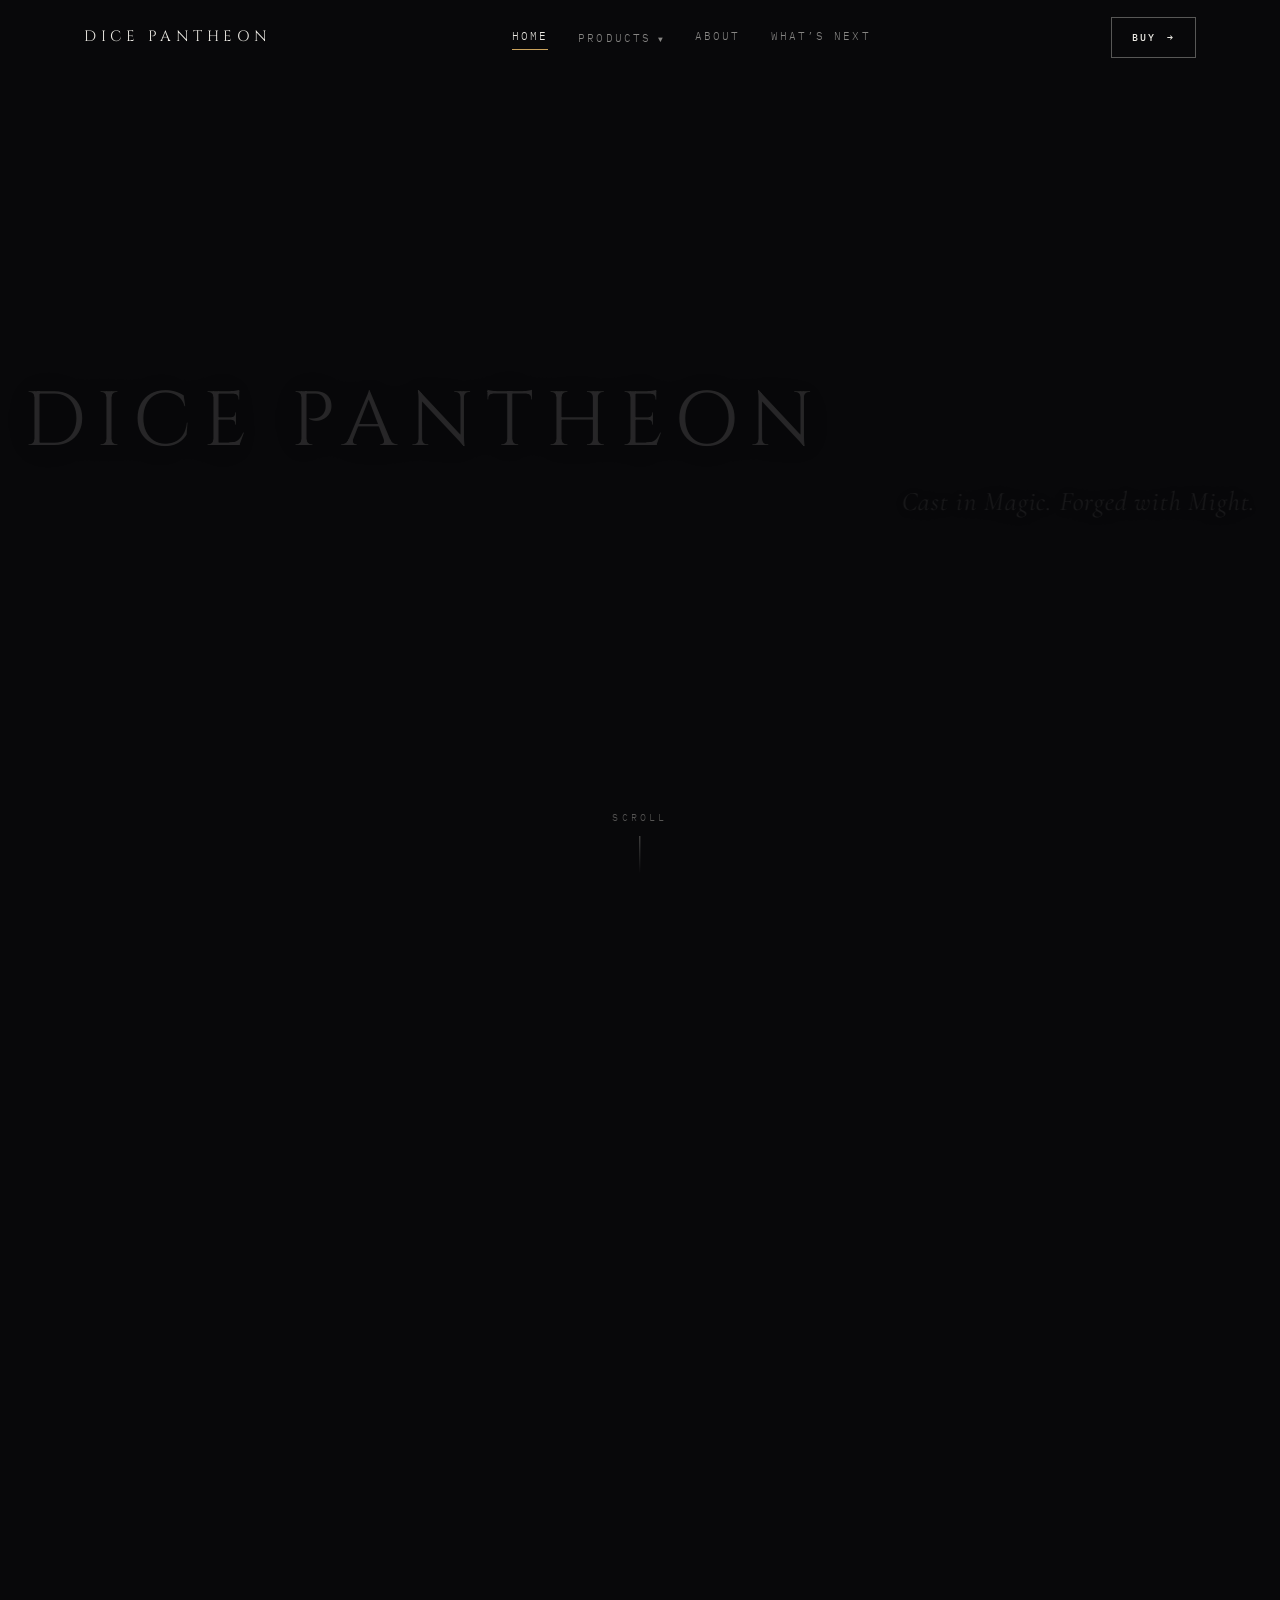
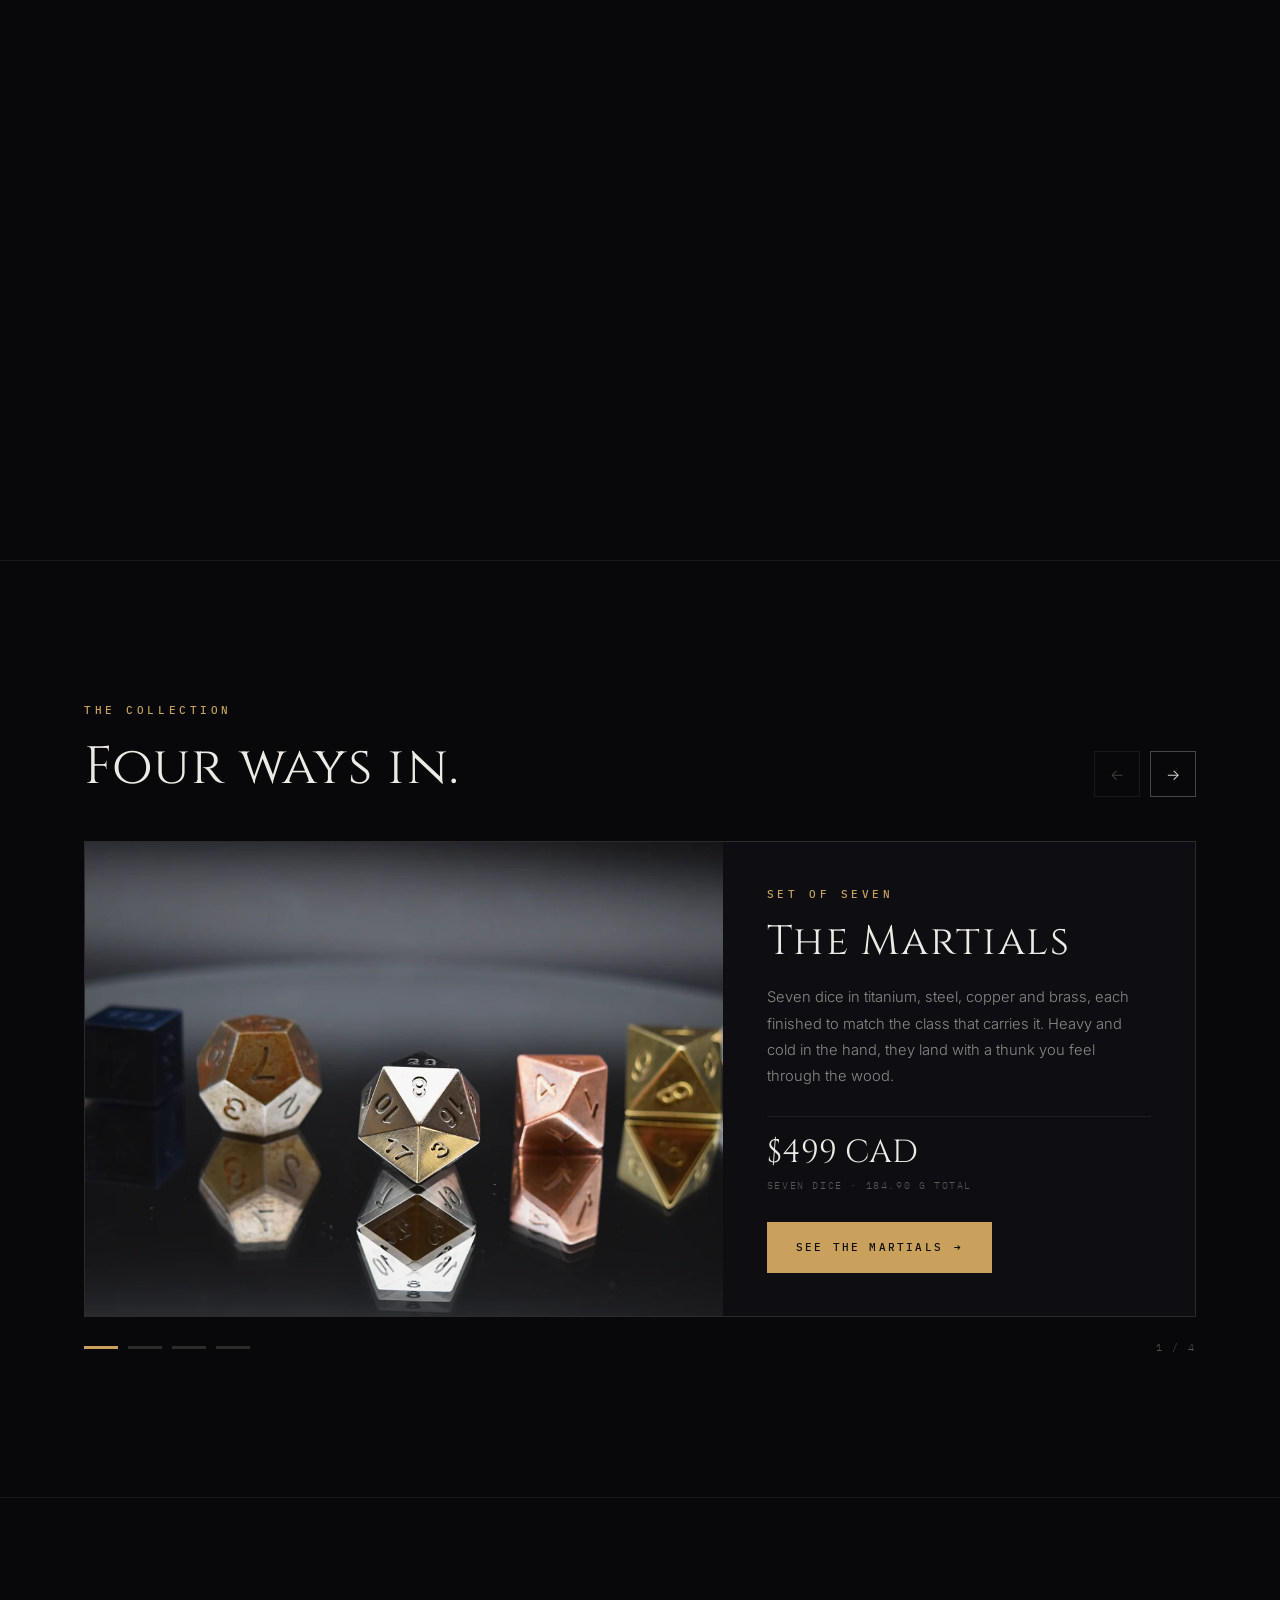
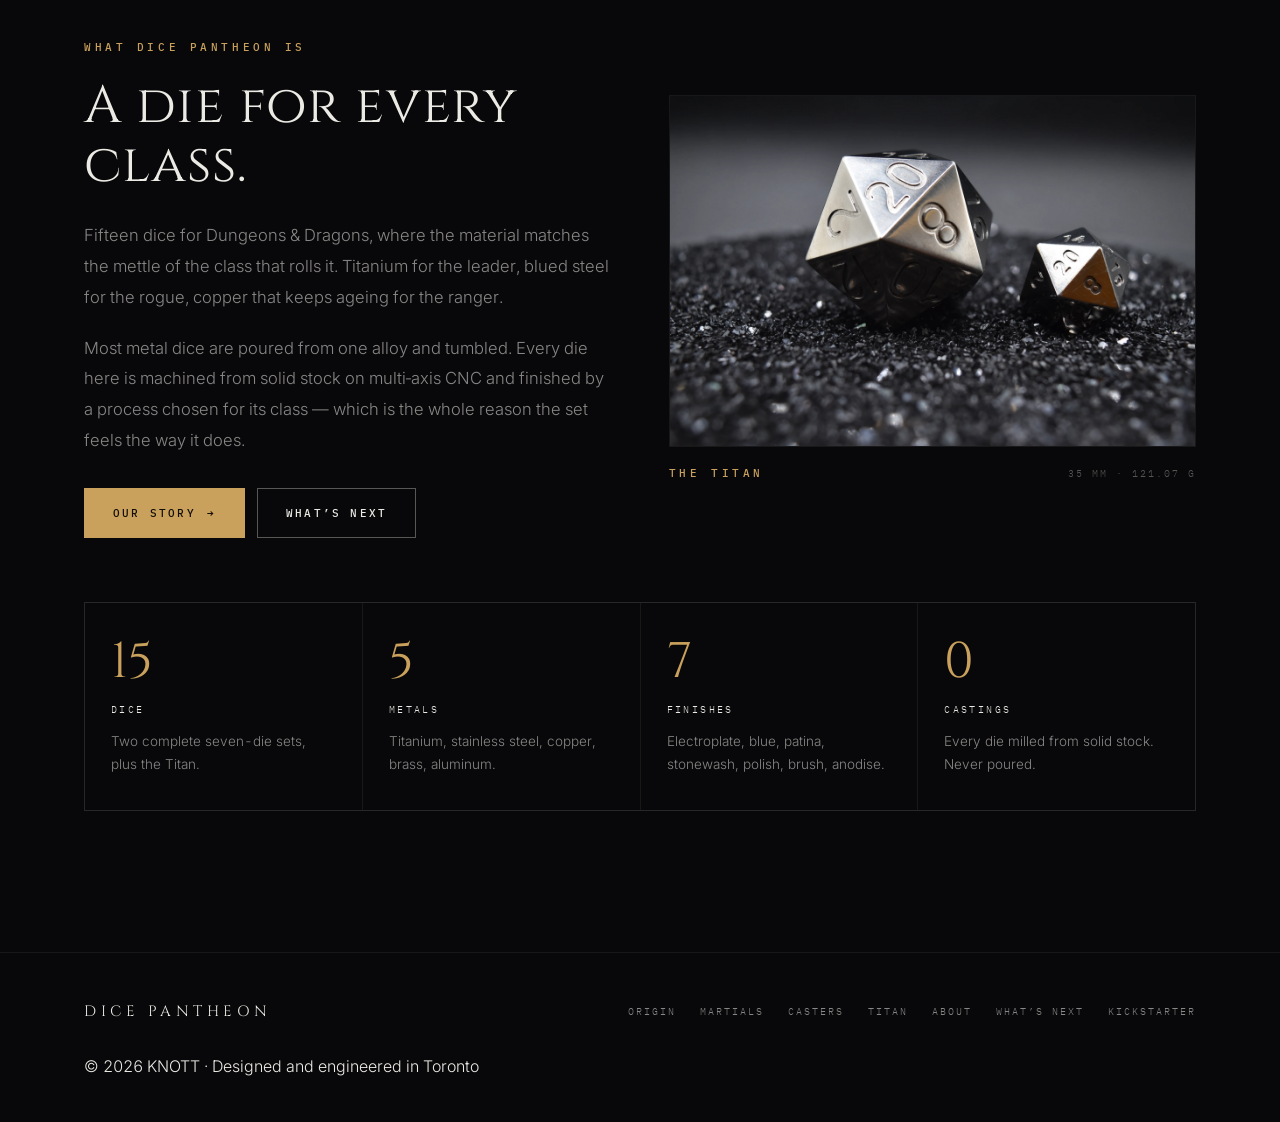
<file: index.html>
<!DOCTYPE html>
<html lang="en">
<head>
<meta charset="UTF-8"/>
<meta name="viewport" content="width=device-width, initial-scale=1.0"/>
<title>Dice Pantheon — Cast in Magic, Forged with Might</title>
<meta name="description" content="Fifteen dice. Five industrial metals. Seven finishing processes. Machined from solid stock, never cast — the D&amp;D dice collection where the material matches the mettle of the class."/>
<meta name="color-scheme" content="dark"/>
<meta name="theme-color" content="#08080A"/>
<meta property="og:title" content="Dice Pantheon — Cast in Magic, Forged with Might"/>
<meta property="og:description" content="Fifteen dice. Five industrial metals. Seven finishing processes. Machined, never cast."/>
<meta property="og:image" content="images/hero-titan.webp"/>
<meta property="og:type" content="website"/>
<link rel="preconnect" href="https://fonts.googleapis.com"/>
<link rel="preconnect" href="https://fonts.gstatic.com" crossorigin/>
<link href="https://fonts.googleapis.com/css2?family=Cinzel:wght@400;500;600&family=Cormorant+Garamond:ital,wght@1,300;1,400&family=Inter:wght@200;300;400;500&family=IBM+Plex+Mono:wght@400;500&display=swap" rel="stylesheet"/>
<link rel="stylesheet" href="style.css"/>
<script>(function(d){d.className+=' js';if('IntersectionObserver' in window&&!(window.matchMedia&&matchMedia('(prefers-reduced-motion: reduce)').matches)){d.className+=' rv-ready';setTimeout(function(){if(!window.__dpReady)d.className=d.className.replace(/ rv-ready/,'');},4000);}})(document.documentElement);</script>
</head>
<body class="home">

<header class="nav" id="nav">
  <div class="wrap">
    <a href="index.html" class="brand">Dice&nbsp;Pantheon</a>
    <nav class="navlinks">
      <a href="index.html" aria-current="page">Home</a>
      <div class="menu">
        <button type="button" aria-expanded="false" aria-haspopup="true">Products <span class="caret">&#9660;</span></button>
        <div class="menu-list">
          <a class="menu-top" href="origin.html">Dice Pantheon &middot; Origin<span>The first edition</span></a>
          <div class="menu-sub">
            <a href="martials.html">The Martials<span>$499 CAD</span></a>
            <a href="casters.html">The Casters<span>$149 CAD</span></a>
            <a href="titan.html">The Titan<span>$289 CAD</span></a>
            <a href="https://www.kickstarter.com/projects/knottx/dice-pantheon-cast-in-magic-forged-in-might" target="_blank" rel="noopener">Pantheon of Heroes<span>All fifteen &middot; $937 CAD</span></a>
          </div>
        </div>
      </div>
      <a href="about.html">About</a>
      <a href="next.html">What&rsquo;s Next</a>
    </nav>
    <a class="btn" href="https://www.kickstarter.com/projects/knottx/dice-pantheon-cast-in-magic-forged-in-might" target="_blank" rel="noopener">Buy <span class="arw">&rarr;</span></a>
    <button class="mobbtn" id="mobBtn" aria-label="Menu" aria-expanded="false" aria-controls="mobMenu"><i></i></button>
  </div>
  <div class="mobmenu" id="mobMenu">
    <div class="wrap">
      <a href="index.html">Home</a>
      <a href="origin.html">Dice Pantheon &middot; Origin</a>
      <a href="martials.html" class="sub">The Martials</a>
      <a href="casters.html" class="sub">The Casters</a>
      <a href="titan.html" class="sub">The Titan</a>
      <a href="about.html">About</a>
      <a href="next.html">What&rsquo;s Next</a>
    </div>
  </div>
</header>

<main>

  <!-- 1 · Hero: on scroll, the name slides in from the left and the slogan from the right -->
  <section class="intro" id="intro">
    <div class="intro-sticky">
      <div class="intro-type">
        <div class="intro-a"><span class="mark">Dice Pantheon</span></div>
        <div class="intro-b"><span class="slogan">Cast in Magic. Forged with Might.</span></div>
      </div>
      <div class="hero-cue"><span>Scroll</span><span class="line"></span></div>
    </div>
  </section>

  <!-- 2 · The products, one per slide -->
  <section class="sec band auto-h" id="products">
    <div class="wrap">
      <div class="carousel slider rv" data-carousel>
        <div class="carousel-head">
          <div>
            <p class="eyebrow">The Collection</p>
            <h2 style="margin-top:18px;">Four ways in.</h2>
          </div>
          <div class="carousel-nav">
            <button class="cbtn" data-dir="-1" aria-label="Previous product">&larr;</button>
            <button class="cbtn" data-dir="1" aria-label="Next product">&rarr;</button>
          </div>
        </div>
        <div class="track-wrap">
        <div class="track" tabindex="0" role="region" aria-roledescription="carousel" aria-label="The collection">
          <article class="slide" aria-label="The Martials" aria-roledescription="slide" aria-posinset="1" aria-setsize="4">
            <div class="slide-shot"><img src="images/card-martials.webp" alt="The seven Martials dice on a dark reflective surface." fetchpriority="high" width="1200" height="750"/></div>
            <div class="slide-body">
              <span class="eyebrow">Set of seven</span>
              <h3>The Martials</h3>
              <p>Seven dice in titanium, steel, copper and brass, each finished to match the class that carries it. Heavy and cold in the hand, they land with a thunk you feel through the wood.</p>
              <div class="slide-foot">
                <span class="price">$499 CAD</span>
                <span class="count">Seven dice &middot; 184.90 g total</span>
              </div>
              <div class="acts">
                <a class="btn solid" href="martials.html">See the Martials <span class="arw">&rarr;</span></a>
              </div>
            </div>
          </article>
          <article class="slide" aria-label="The Casters" aria-roledescription="slide" aria-posinset="2" aria-setsize="4">
            <div class="slide-shot"><img src="images/card-casters.webp" alt="The seven Casters dice laid out on black grit."  decoding="async" width="1200" height="750"/></div>
            <div class="slide-body">
              <span class="eyebrow">Set of seven</span>
              <h3>The Casters</h3>
              <p>Seven dice milled from aluminum and anodised across the whole arcane spectrum, from rainbow chrome to void black. Light, precise, and impossible to ignore.</p>
              <div class="slide-foot">
                <span class="price">$149 CAD</span>
                <span class="count">Seven dice &middot; 69.14 g total</span>
              </div>
              <div class="acts">
                <a class="btn solid" href="casters.html">See the Casters <span class="arw">&rarr;</span></a>
              </div>
            </div>
          </article>
          <article class="slide" aria-label="The Titan" aria-roledescription="slide" aria-posinset="3" aria-setsize="4">
            <div class="slide-shot"><img src="images/card-titan.webp" alt="The 35mm titanium Titan beside a standard D20."  decoding="async" width="1200" height="750"/></div>
            <div class="slide-body">
              <span class="eyebrow">Single die</span>
              <h3>The Titan</h3>
              <p>A 35 mm D20 cut from a single billet of aerospace titanium. At 121 grams it does not roll so much as collide.</p>
              <div class="slide-foot">
                <span class="price">$289 CAD</span>
                <span class="count">One die &middot; 35 mm &middot; 121.07 g</span>
              </div>
              <div class="acts">
                <a class="btn solid" href="titan.html">See the Titan <span class="arw">&rarr;</span></a>
              </div>
            </div>
          </article>
          <article class="slide" aria-label="Pantheon of Heroes" aria-roledescription="slide" aria-posinset="4" aria-setsize="4">
            <div class="slide-shot"><img src="images/card-pantheon.webp" alt="All fifteen dice of the Pantheon on black grit."  decoding="async" width="1200" height="750"/></div>
            <div class="slide-body">
              <span class="eyebrow">The complete collection</span>
              <h3>Pantheon of Heroes</h3>
              <p>All fifteen dice, both sets and the Titan together. Every metal and every finish in the collection, in one case.</p>
              <div class="slide-foot">
                <span class="price">$937 CAD</span>
                <span class="count">Fifteen dice &middot; both sets and the Titan</span>
              </div>
              <div class="acts">
                <a class="btn solid" href="https://www.kickstarter.com/projects/knottx/dice-pantheon-cast-in-magic-forged-in-might" target="_blank" rel="noopener">Buy on Kickstarter <span class="arw">&rarr;</span></a>
              </div>
            </div>
          </article>
        </div>
        </div>
        <div class="sfoot">
          <div class="sdots" aria-label="Choose a product"></div>
          <p class="scount">1 / 4</p>
        </div>
      </div>
    </div>
  </section>

  <!-- 3 &middot; A little more on what this is -->
  <section class="sec band auto-h" id="story">
    <div class="wrap">
      <div class="aboutus">
        <div class="rv">
          <p class="eyebrow">What Dice Pantheon Is</p>
          <h2 style="margin:20px 0 24px;">A die for every class.</h2>
          <p class="lede">Fifteen dice for Dungeons &amp; Dragons, where the material matches the mettle of the class that rolls it. Titanium for the leader, blued steel for the rogue, copper that keeps ageing for the ranger.</p>
          <p class="lede" style="margin-top:20px;">Most metal dice are poured from one alloy and tumbled. Every die here is machined from solid stock on multi&#8209;axis CNC and finished by a process chosen for its class &mdash; which is the whole reason the set feels the way it does.</p>
          <div class="acts" style="margin-top:32px;">
            <a class="btn solid" href="about.html">Our Story <span class="arw">&rarr;</span></a>
            <a class="btn" href="next.html">What&rsquo;s Next</a>
          </div>
        </div>
        <div class="rv wipe">
          <figure class="plate-fig" style="max-width:none;padding:0;margin:0;">
            <img src="images/hero-titan.webp" alt="The 35mm titanium Titan beside a standard D20, resting on black grit." loading="lazy" width="2400" height="1600"/>
            <figcaption><span class="eyebrow">The Titan</span><span>35&nbsp;mm &middot; 121.07&nbsp;g</span></figcaption>
          </figure>
        </div>
      </div>
      <div class="pillars rv" style="margin-top:clamp(44px,5vw,70px);">
        <div class="pillar"><div class="n">15</div><div class="t">Dice</div><p>Two complete seven-die sets, plus the Titan.</p></div>
        <div class="pillar"><div class="n">5</div><div class="t">Metals</div><p>Titanium, stainless steel, copper, brass, aluminum.</p></div>
        <div class="pillar"><div class="n">7</div><div class="t">Finishes</div><p>Electroplate, blue, patina, stonewash, polish, brush, anodise.</p></div>
        <div class="pillar"><div class="n">0</div><div class="t">Castings</div><p>Every die milled from solid stock. Never poured.</p></div>
      </div>
    </div>
  </section>

</main>

<footer>
  <div class="wrap foot">
    <a href="index.html" class="brand">Dice&nbsp;Pantheon</a>
    <nav class="footlinks">
      <a href="origin.html">Origin</a>
      <a href="martials.html">Martials</a>
      <a href="casters.html">Casters</a>
      <a href="titan.html">Titan</a>
      <a href="about.html">About</a>
      <a href="next.html">What&rsquo;s Next</a>
      <a href="https://www.kickstarter.com/projects/knottx/dice-pantheon-cast-in-magic-forged-in-might" target="_blank" rel="noopener">Kickstarter</a>
    </nav>
  </div>
  <div class="wrap" style="margin-top:28px;">
    <p class="small">© 2026 KNOTT · Designed and engineered in Toronto</p>
  </div>
</footer>

<script src="app.js"></script>
</body>
</html>
</file>
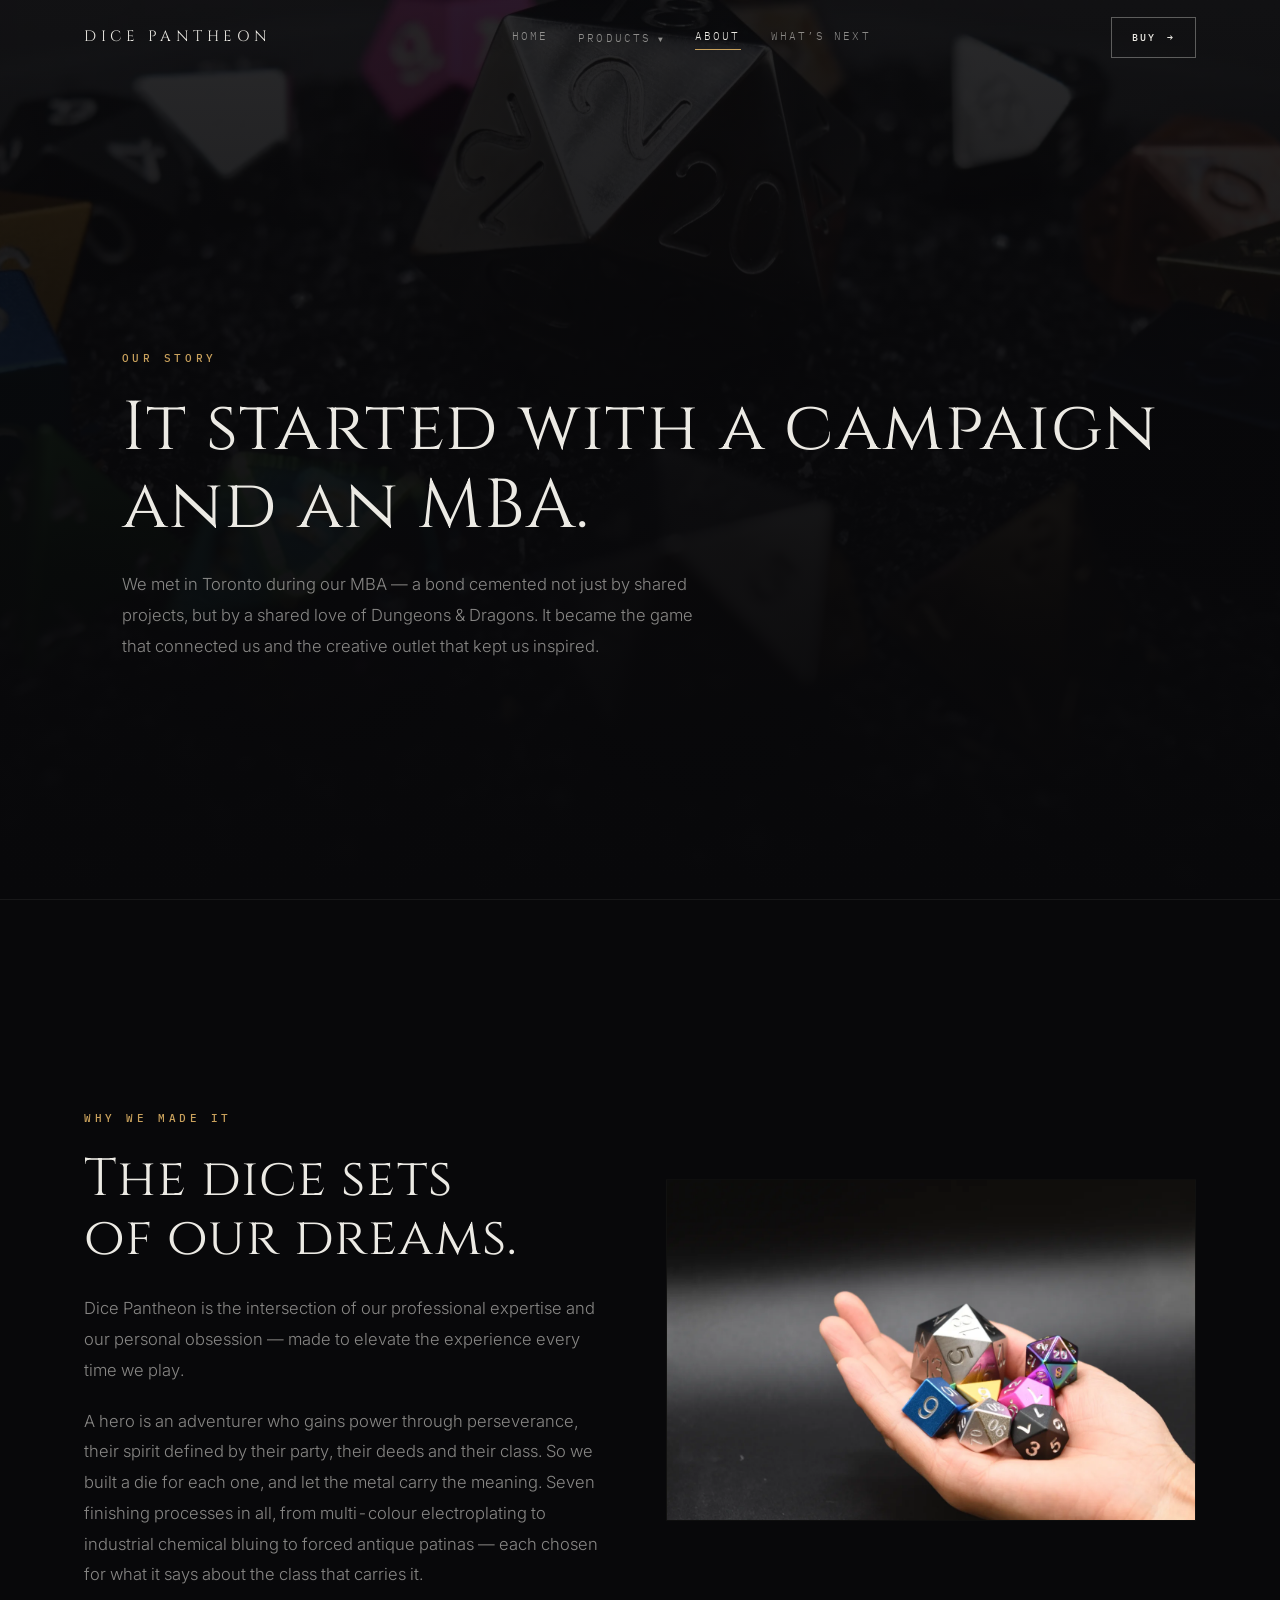
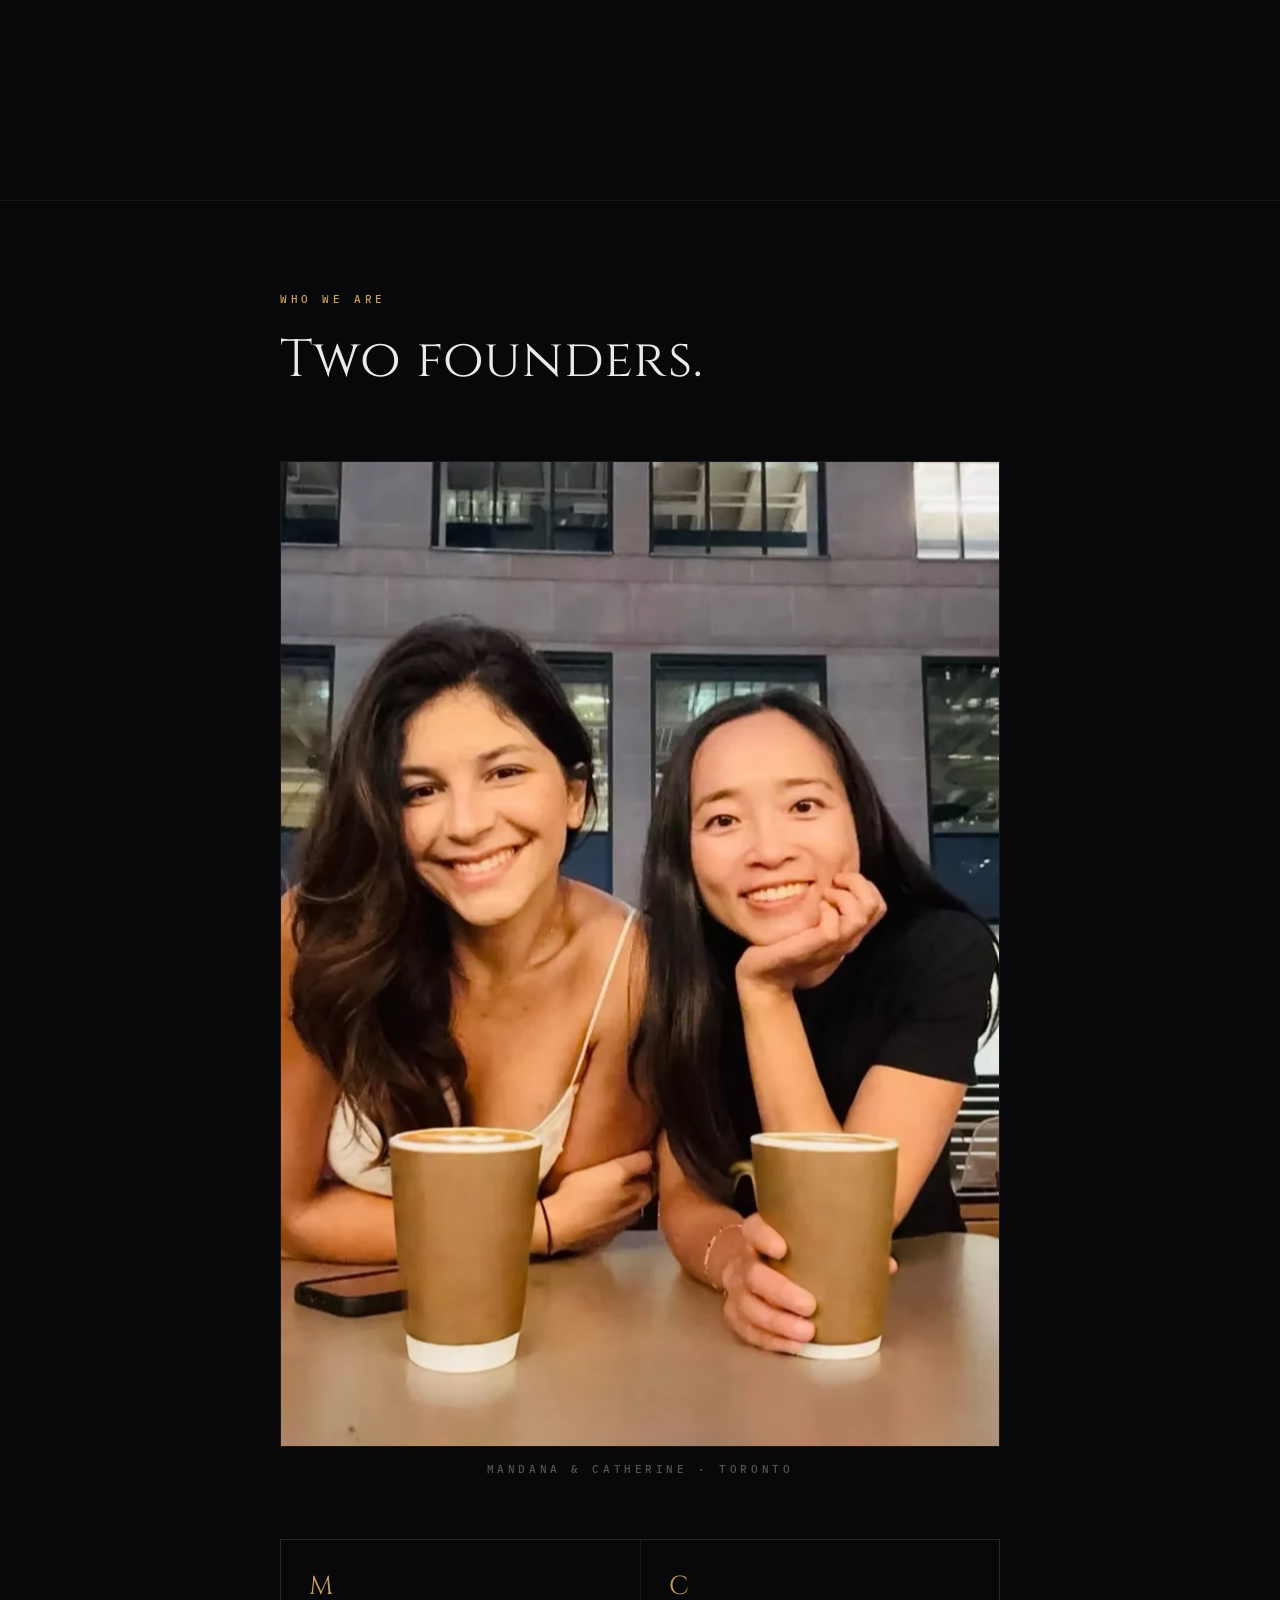
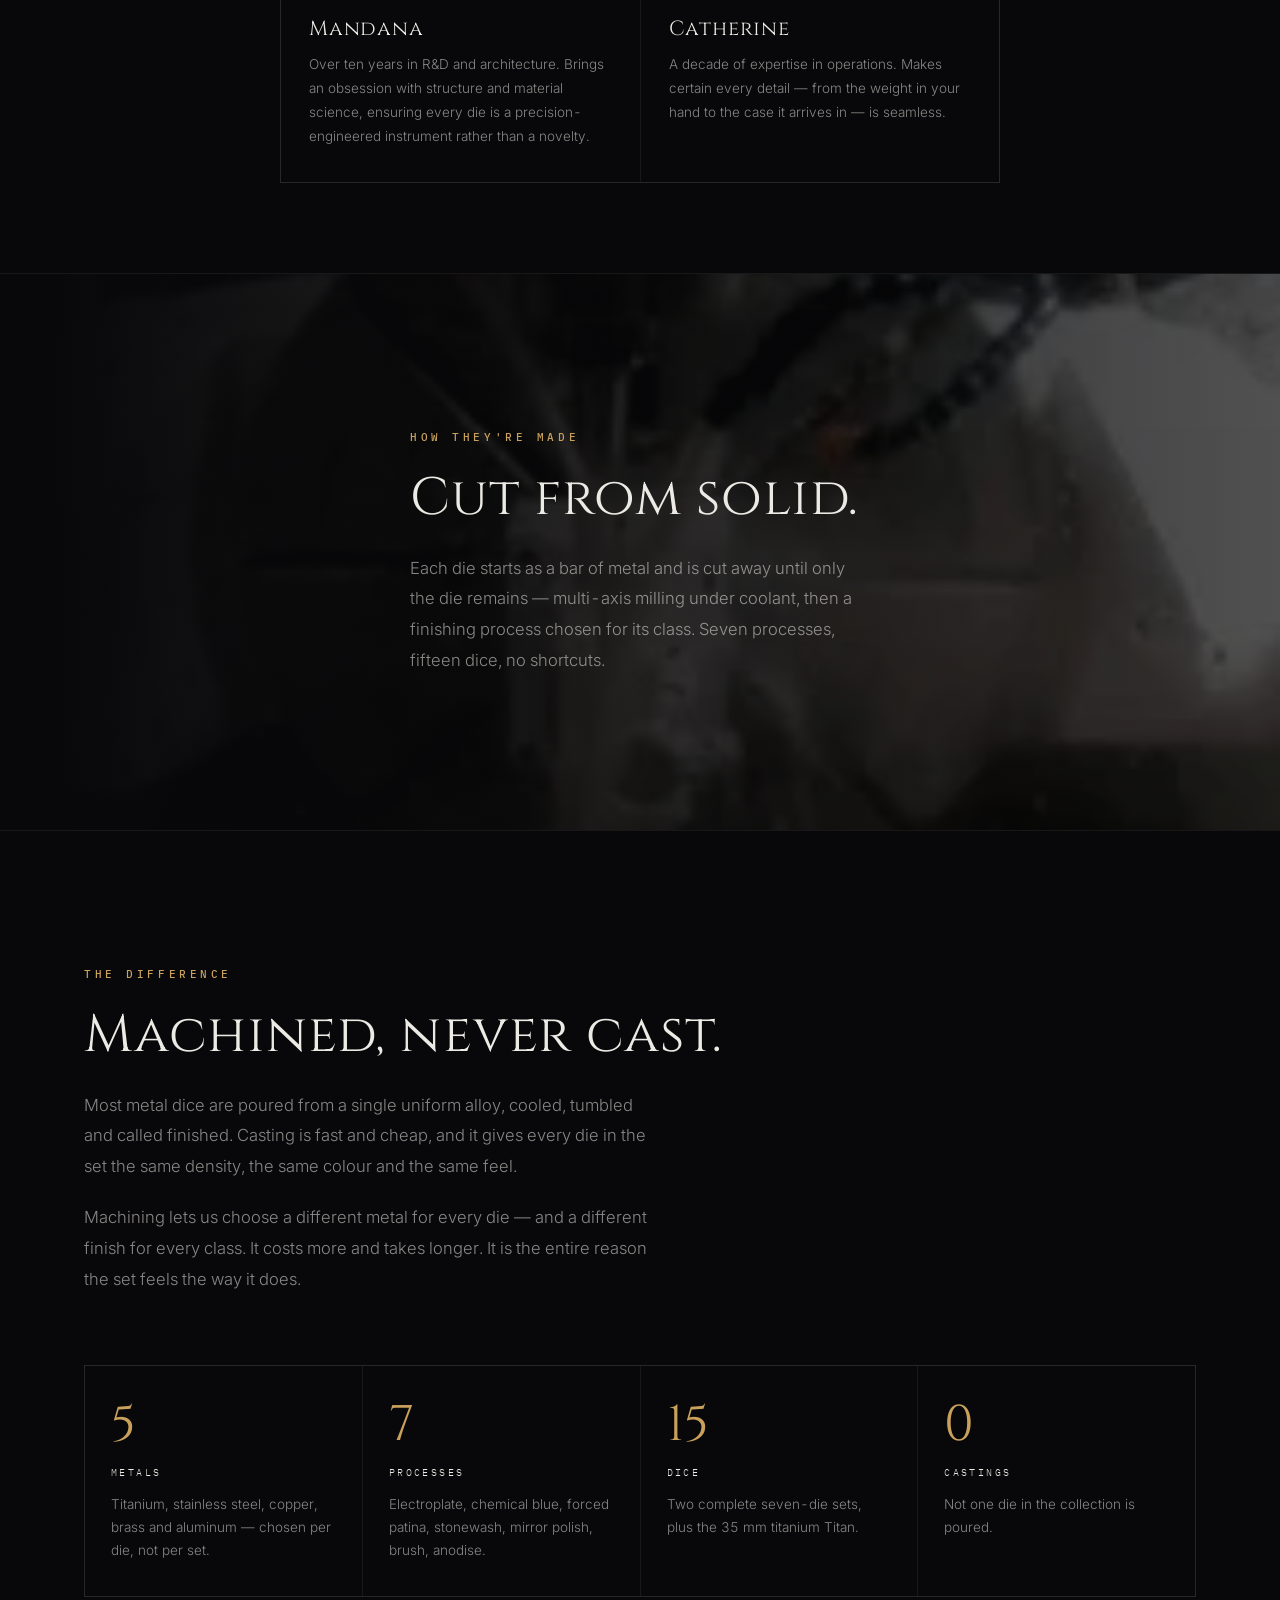
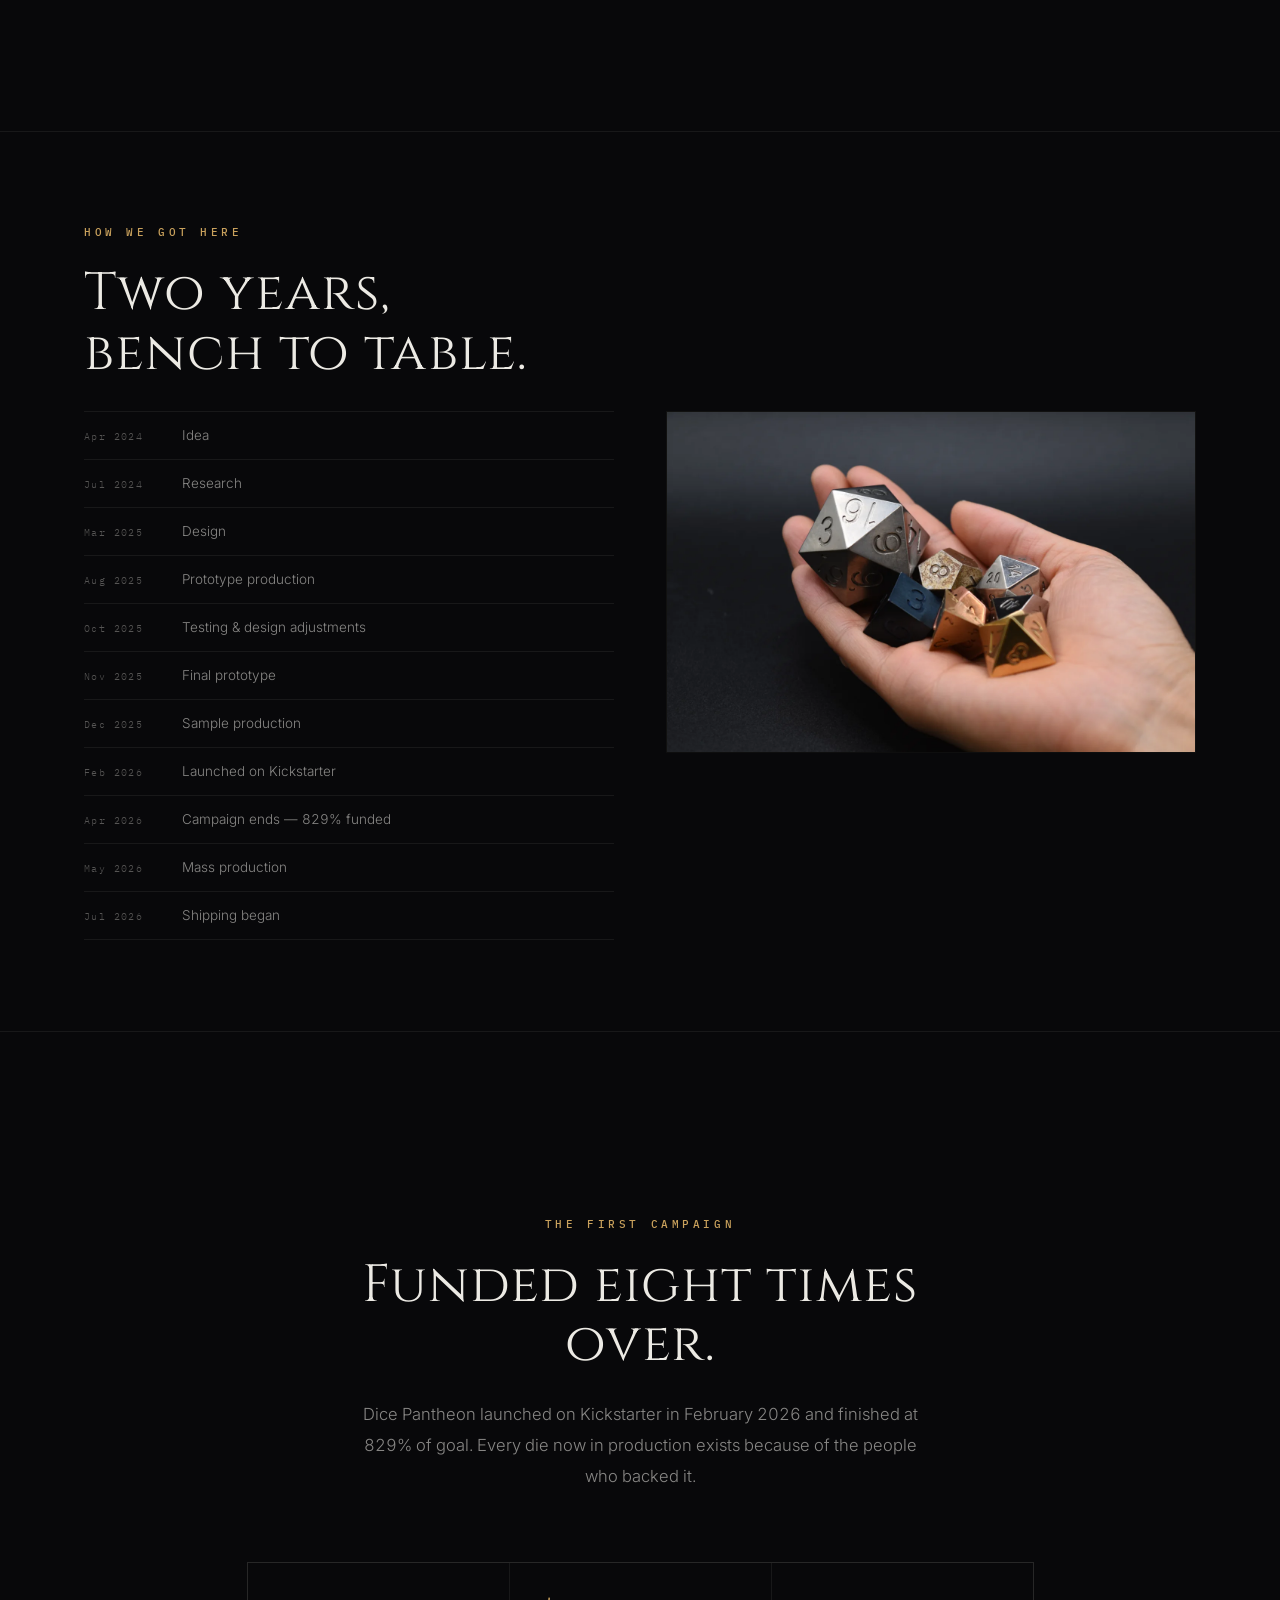
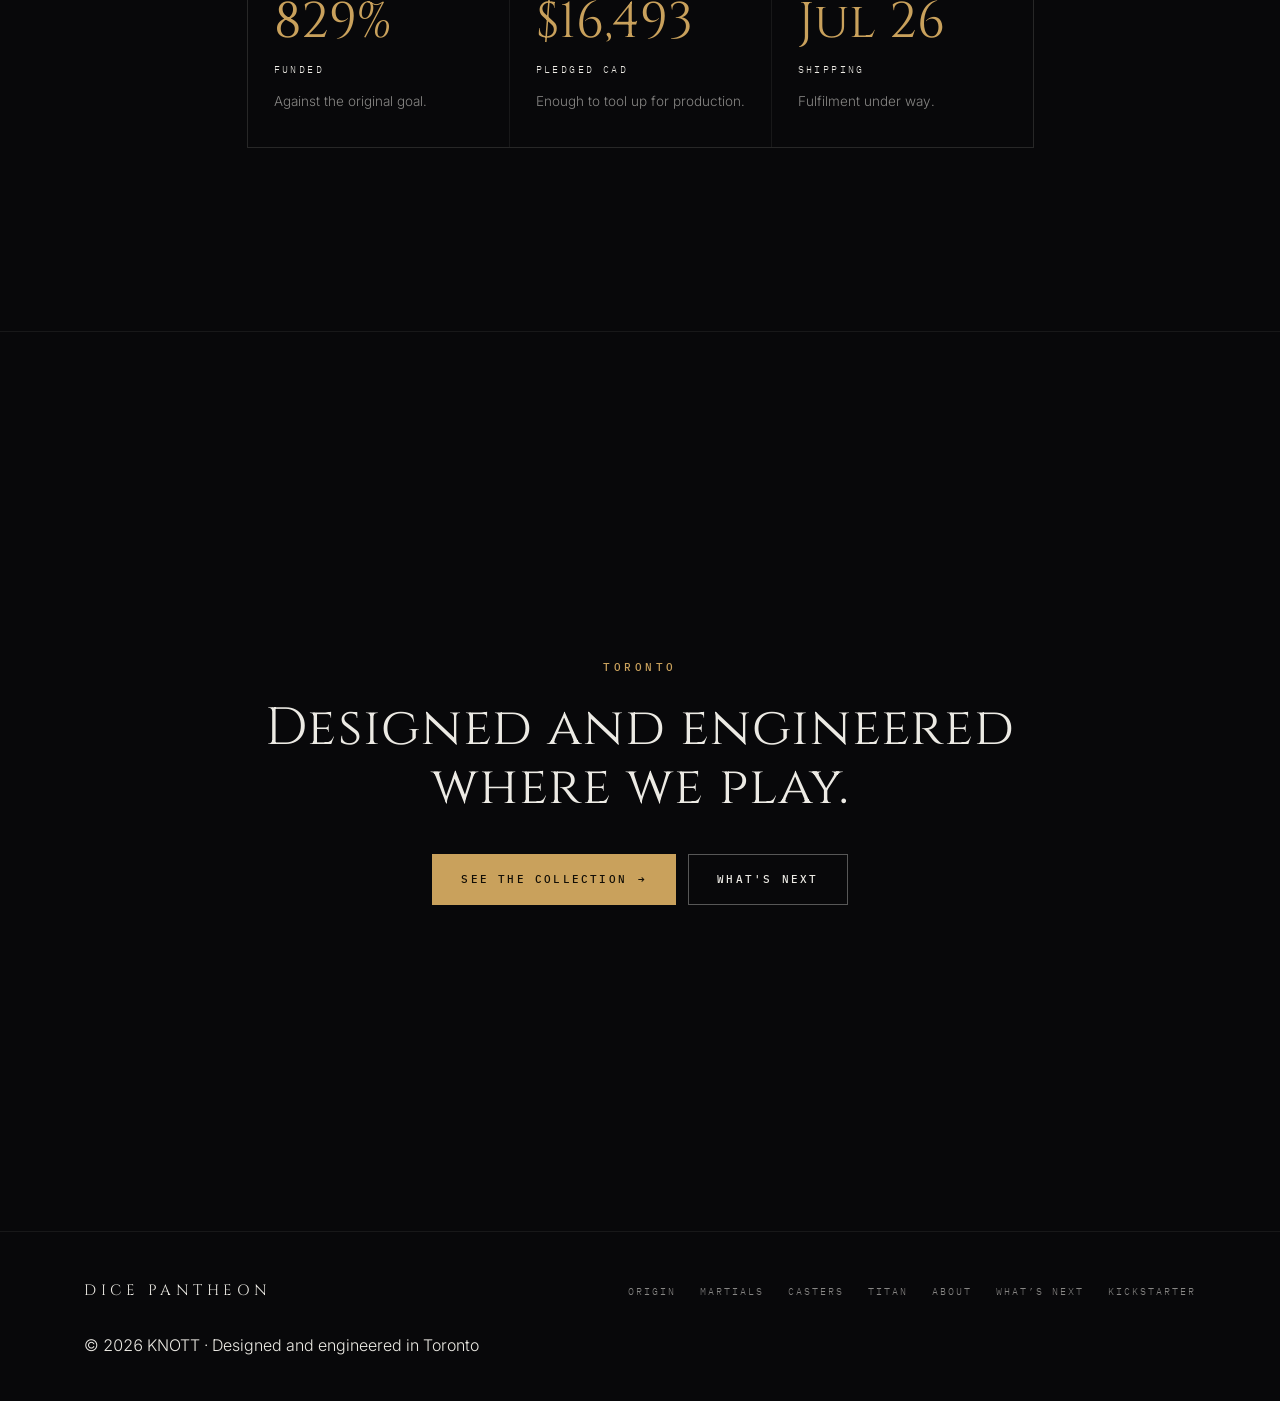
<file: about.html>
<!DOCTYPE html>
<html lang="en">
<head>
<meta charset="UTF-8"/>
<meta name="viewport" content="width=device-width, initial-scale=1.0"/>
<title>About — Dice Pantheon</title>
<meta name="description" content="Two founders, an MBA, and a shared D&amp;D habit. How Dice Pantheon started, and how a bar of aerospace titanium becomes a die."/>
<meta name="color-scheme" content="dark"/>
<meta name="theme-color" content="#08080A"/>
<meta property="og:title" content="About — Dice Pantheon"/>
<meta property="og:description" content="How Dice Pantheon started, and how each die is cut from solid metal."/>
<meta property="og:image" content="images/process-mill.webp"/>
<meta property="og:type" content="website"/>
<link rel="preconnect" href="https://fonts.googleapis.com"/>
<link rel="preconnect" href="https://fonts.gstatic.com" crossorigin/>
<link href="https://fonts.googleapis.com/css2?family=Cinzel:wght@400;500;600&family=Cormorant+Garamond:ital,wght@1,300;1,400&family=Inter:wght@200;300;400;500&family=IBM+Plex+Mono:wght@400;500&display=swap" rel="stylesheet"/>
<link rel="stylesheet" href="style.css"/>
<script>(function(d){d.className+=' js';if('IntersectionObserver' in window&&!(window.matchMedia&&matchMedia('(prefers-reduced-motion: reduce)').matches)){d.className+=' rv-ready';setTimeout(function(){if(!window.__dpReady)d.className=d.className.replace(/ rv-ready/,'');},4000);}})(document.documentElement);</script>
</head>
<body>

<header class="nav" id="nav">
  <div class="wrap">
    <a href="index.html" class="brand">Dice&nbsp;Pantheon</a>
    <nav class="navlinks">
      <a href="index.html">Home</a>
      <div class="menu">
        <button type="button" aria-expanded="false" aria-haspopup="true">Products <span class="caret">&#9660;</span></button>
        <div class="menu-list">
          <a class="menu-top" href="origin.html">Dice Pantheon &middot; Origin<span>The first edition</span></a>
          <div class="menu-sub">
            <a href="martials.html">The Martials<span>$499 CAD</span></a>
            <a href="casters.html">The Casters<span>$149 CAD</span></a>
            <a href="titan.html">The Titan<span>$289 CAD</span></a>
            <a href="https://www.kickstarter.com/projects/knottx/dice-pantheon-cast-in-magic-forged-in-might" target="_blank" rel="noopener">Pantheon of Heroes<span>All fifteen &middot; $937 CAD</span></a>
          </div>
        </div>
      </div>
      <a href="about.html" aria-current="page">About</a>
      <a href="next.html">What&rsquo;s Next</a>
    </nav>
    <a class="btn" href="https://www.kickstarter.com/projects/knottx/dice-pantheon-cast-in-magic-forged-in-might" target="_blank" rel="noopener">Buy <span class="arw">&rarr;</span></a>
    <button class="mobbtn" id="mobBtn" aria-label="Menu" aria-expanded="false" aria-controls="mobMenu"><i></i></button>
  </div>
  <div class="mobmenu" id="mobMenu">
    <div class="wrap">
      <a href="index.html">Home</a>
      <a href="origin.html">Dice Pantheon &middot; Origin</a>
      <a href="martials.html" class="sub">The Martials</a>
      <a href="casters.html" class="sub">The Casters</a>
      <a href="titan.html" class="sub">The Titan</a>
      <a href="about.html">About</a>
      <a href="next.html">What&rsquo;s Next</a>
    </div>
  </div>
</header>

<main>

  <section class="masthead">
    <img class="bgimg" src="images/s-group.webp" alt="" aria-hidden="true"/>
    <div class="wrap">
      <p class="eyebrow">Our Story</p>
      <h1>It started with a campaign<br/>and an MBA.</h1>
      <p class="lede">We met in Toronto during our MBA — a bond cemented not just by shared projects, but by a shared love of Dungeons &amp; Dragons. It became the game that connected us and the creative outlet that kept us inspired.</p>
    </div>
  </section>

  <!-- ============ WHY ============ -->
  <section class="sec">
    <div class="wrap">
      <div class="pair">
        <div class="rv">
          <p class="eyebrow">Why We Made It</p>
          <h2 style="margin:22px 0 24px;">The dice sets<br/>of our dreams.</h2>
          <p class="lede">Dice Pantheon is the intersection of our professional expertise and our personal obsession — made to elevate the experience every time we play.</p>
          <p class="lede" style="margin-top:20px;">A hero is an adventurer who gains power through perseverance, their spirit defined by their party, their deeds and their class. So we built a die for each one, and let the metal carry the meaning. Seven finishing processes in all, from multi-colour electroplating to industrial chemical bluing to forced antique patinas — each chosen for what it says about the class that carries it.</p>
        </div>
        <div class="rv">
          <div class="shot wipe"><img src="images/s-hands.webp" alt="A full set of Pantheon dice held in an open hand." loading="lazy" width="1400" height="900"/></div>
        </div>
      </div>
    </div>
  </section>

  <!-- ============ FOUNDERS ============ -->
  <section class="sec band">
    <div class="wrap">
      <div class="sec-head rv">
        <p class="eyebrow">Who We Are</p>
        <h2>Two founders.</h2>
      </div>
      <figure class="founders-photo rv wipe">
        <img src="images/founders.webp" alt="Mandana and Catherine, the founders of Dice Pantheon, with coffee in Toronto." loading="lazy" width="928" height="986"/>
        <figcaption class="eyebrow">Mandana &amp; Catherine &middot; Toronto</figcaption>
      </figure>
      <div class="founders rv">
        <div class="founder"><div class="in">M</div><h3>Mandana</h3>
          <p>Over ten years in R&amp;D and architecture. Brings an obsession with structure and material science, ensuring every die is a precision-engineered instrument rather than a novelty.</p></div>
        <div class="founder"><div class="in">C</div><h3>Catherine</h3>
          <p>A decade of expertise in operations. Makes certain every detail — from the weight in your hand to the case it arrives in — is seamless.</p></div>
      </div>
    </div>
  </section>

  <!-- ============ FORGED ============ -->
  <section class="band-img">
    <img src="images/process-mill.webp" alt="A die blank being cut on a multi-axis CNC mill under coolant." loading="lazy"/>
    <div class="wrap">
      <div class="inner rv">
        <p class="eyebrow">How They're Made</p>
        <h2 style="margin:22px 0 24px;">Cut from solid.</h2>
        <p class="lede">Each die starts as a bar of metal and is cut away until only the die remains — multi-axis milling under coolant, then a finishing process chosen for its class. Seven processes, fifteen dice, no shortcuts.</p>
      </div>
    </div>
  </section>

  <!-- ============ CAST VS MACHINED ============ -->
  <section class="sec">
    <div class="wrap">
      <div class="sec-head rv">
        <p class="eyebrow">The Difference</p>
        <h2>Machined, never cast.</h2>
        <p class="lede">Most metal dice are poured from a single uniform alloy, cooled, tumbled and called finished. Casting is fast and cheap, and it gives every die in the set the same density, the same colour and the same feel.</p>
        <p class="lede" style="margin-top:20px;">Machining lets us choose a different metal for every die — and a different finish for every class. It costs more and takes longer. It is the entire reason the set feels the way it does.</p>
      </div>
      <div class="pillars rv">
        <div class="pillar"><div class="n">5</div><div class="t">Metals</div><p>Titanium, stainless steel, copper, brass and aluminum — chosen per die, not per set.</p></div>
        <div class="pillar"><div class="n">7</div><div class="t">Processes</div><p>Electroplate, chemical blue, forced patina, stonewash, mirror polish, brush, anodise.</p></div>
        <div class="pillar"><div class="n">15</div><div class="t">Dice</div><p>Two complete seven-die sets, plus the 35&nbsp;mm titanium Titan.</p></div>
        <div class="pillar"><div class="n">0</div><div class="t">Castings</div><p>Not one die in the collection is poured.</p></div>
      </div>
    </div>
  </section>

  <!-- ============ TIMELINE ============ -->
  <section class="sec band">
    <div class="wrap">
      <div class="pair flip">
        <div class="rv">
          <div class="shot wipe"><img src="images/s-hands2.webp" alt="The finished Martials set resting in a hand." loading="lazy" width="1600" height="900"/></div>
        </div>
        <div class="rv">
          <p class="eyebrow">How We Got Here</p>
          <h2 style="margin:22px 0 28px;">Two years,<br/>bench to table.</h2>
          <div class="timeline">
            <div class="tl"><span class="d">Apr 2024</span><span class="e">Idea</span></div>
            <div class="tl"><span class="d">Jul 2024</span><span class="e">Research</span></div>
            <div class="tl"><span class="d">Mar 2025</span><span class="e">Design</span></div>
            <div class="tl"><span class="d">Aug 2025</span><span class="e">Prototype production</span></div>
            <div class="tl"><span class="d">Oct 2025</span><span class="e">Testing &amp; design adjustments</span></div>
            <div class="tl"><span class="d">Nov 2025</span><span class="e">Final prototype</span></div>
            <div class="tl"><span class="d">Dec 2025</span><span class="e">Sample production</span></div>
            <div class="tl"><span class="d">Feb 2026</span><span class="e">Launched on Kickstarter</span></div>
            <div class="tl"><span class="d">Apr 2026</span><span class="e">Campaign ends — 829% funded</span></div>
            <div class="tl"><span class="d">May 2026</span><span class="e">Mass production</span></div>
            <div class="tl"><span class="d">Jul 2026</span><span class="e">Shipping began</span></div>
          </div>
        </div>
      </div>
    </div>
  </section>

  <!-- ============ BACKERS ============ -->
  <section class="sec band">
    <div class="wrap">
      <div class="sec-head rv" style="text-align:center;margin-left:auto;margin-right:auto;">
        <p class="eyebrow">The First Campaign</p>
        <h2>Funded eight times over.</h2>
        <p class="lede" style="margin-left:auto;margin-right:auto;">Dice Pantheon launched on Kickstarter in February 2026 and finished at 829% of goal. Every die now in production exists because of the people who backed it.</p>
      </div>
      <div class="pillars three rv">
        <div class="pillar"><div class="n">829%</div><div class="t">Funded</div><p>Against the original goal.</p></div>
        <div class="pillar"><div class="n">$16,493</div><div class="t">Pledged CAD</div><p>Enough to tool up for production.</p></div>
        <div class="pillar"><div class="n">Jul 26</div><div class="t">Shipping</div><p>Fulfilment under way.</p></div>
      </div>
    </div>
  </section>

  <section class="close">
    <div class="wrap">
      <p class="eyebrow rv">Toronto</p>
      <h2 class="rv" style="margin:22px 0 22px;">Designed and engineered<br/>where we play.</h2>
      <div class="acts rv">
        <a class="btn solid" href="martials.html">See the Collection <span class="arw">&rarr;</span></a>
        <a class="btn" href="next.html">What's Next</a>
      </div>
    </div>
  </section>

</main>

<footer>
  <div class="wrap foot">
    <a href="index.html" class="brand">Dice&nbsp;Pantheon</a>
    <nav class="footlinks">
      <a href="origin.html">Origin</a>
      <a href="martials.html">Martials</a>
      <a href="casters.html">Casters</a>
      <a href="titan.html">Titan</a>
      <a href="about.html">About</a>
      <a href="next.html">What&rsquo;s Next</a>
      <a href="https://www.kickstarter.com/projects/knottx/dice-pantheon-cast-in-magic-forged-in-might" target="_blank" rel="noopener">Kickstarter</a>
    </nav>
  </div>
  <div class="wrap" style="margin-top:28px;">
    <p class="small">© 2026 KNOTT · Designed and engineered in Toronto</p>
  </div>
</footer>

<script src="app.js"></script>
</body>
</html>
</file>
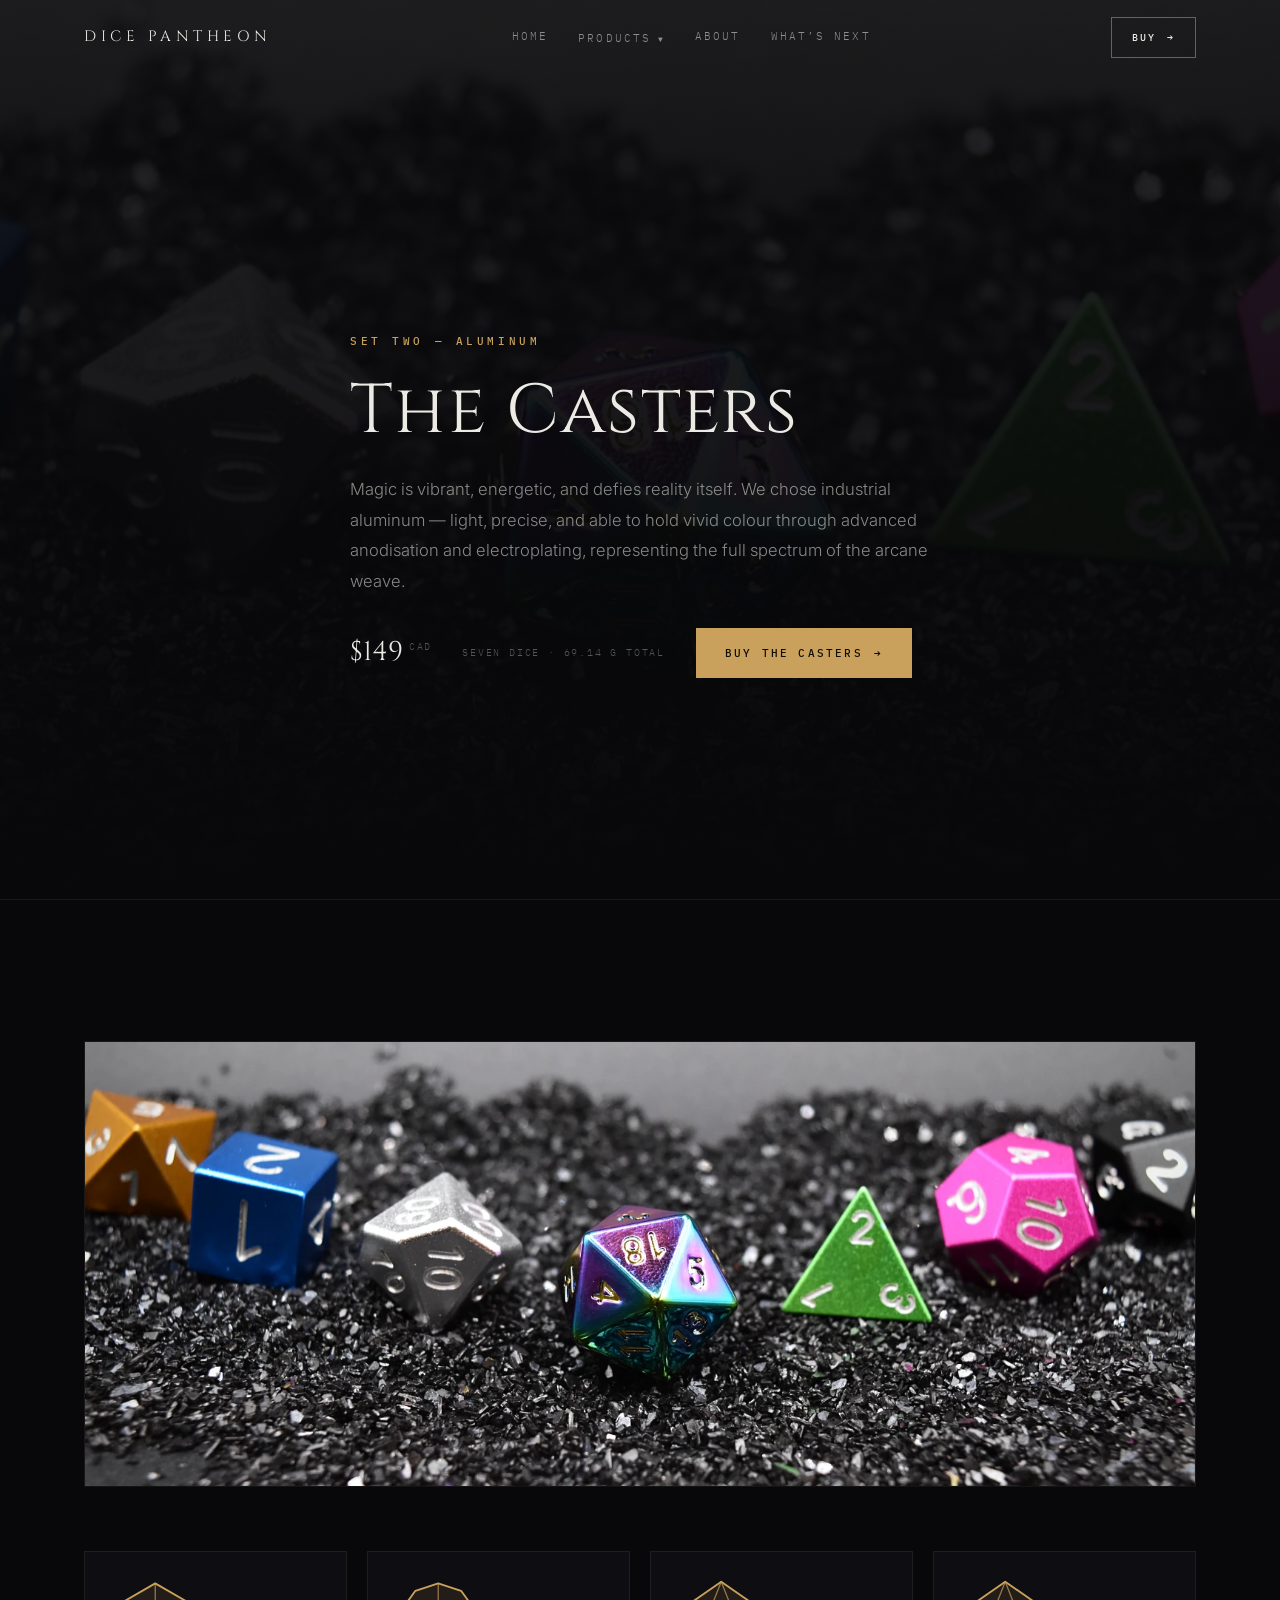
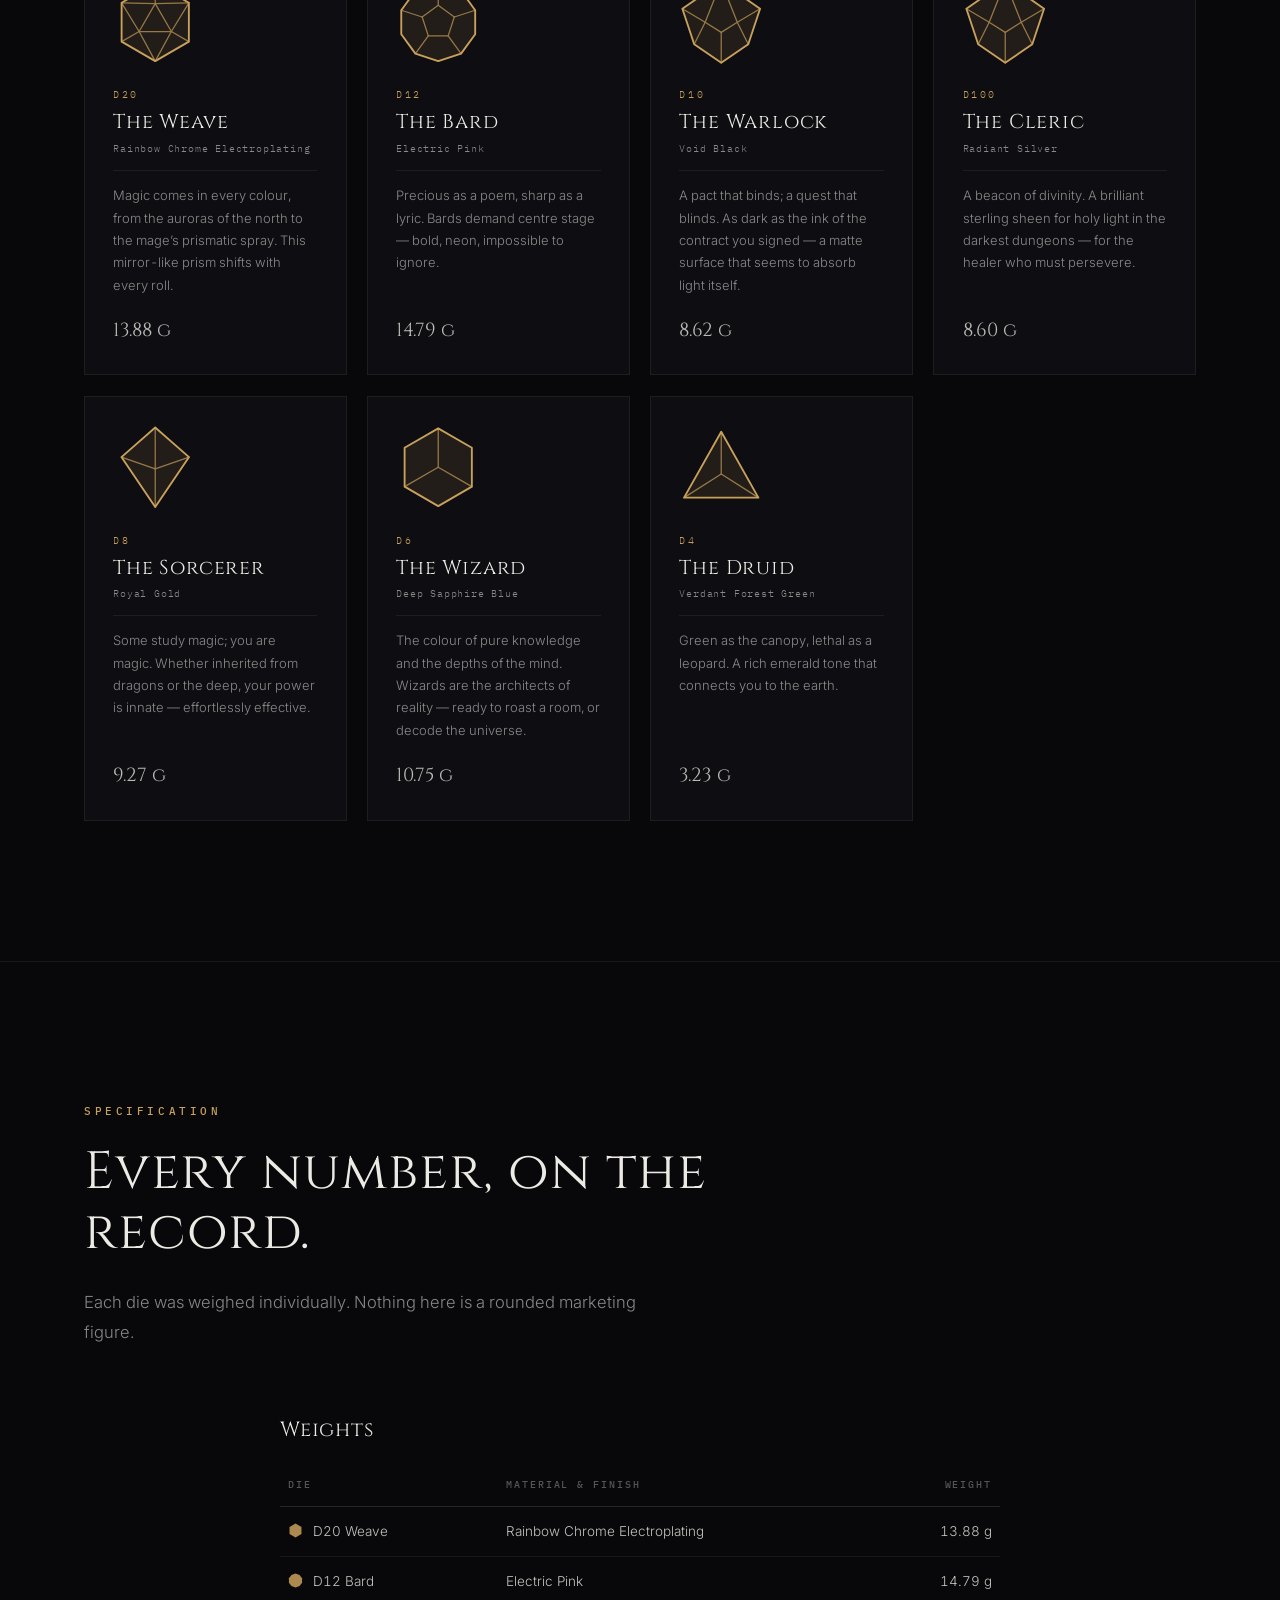
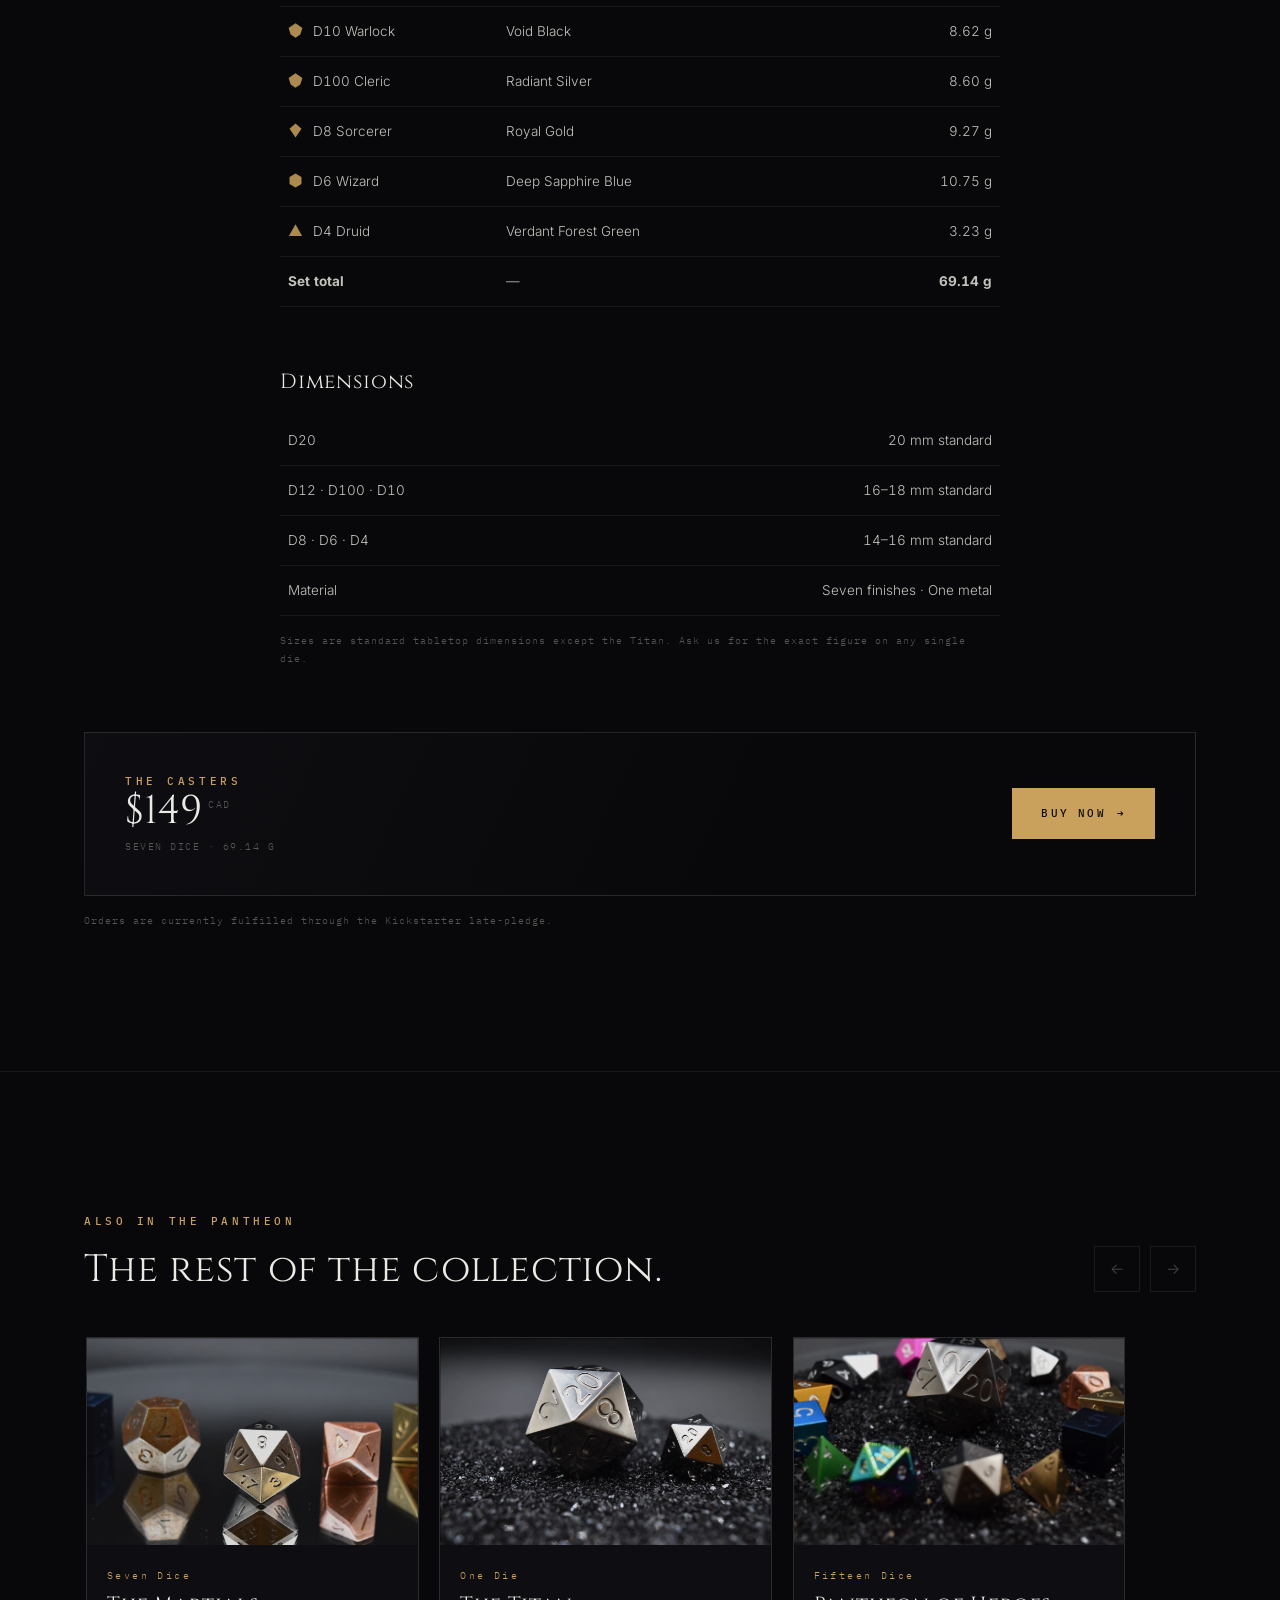
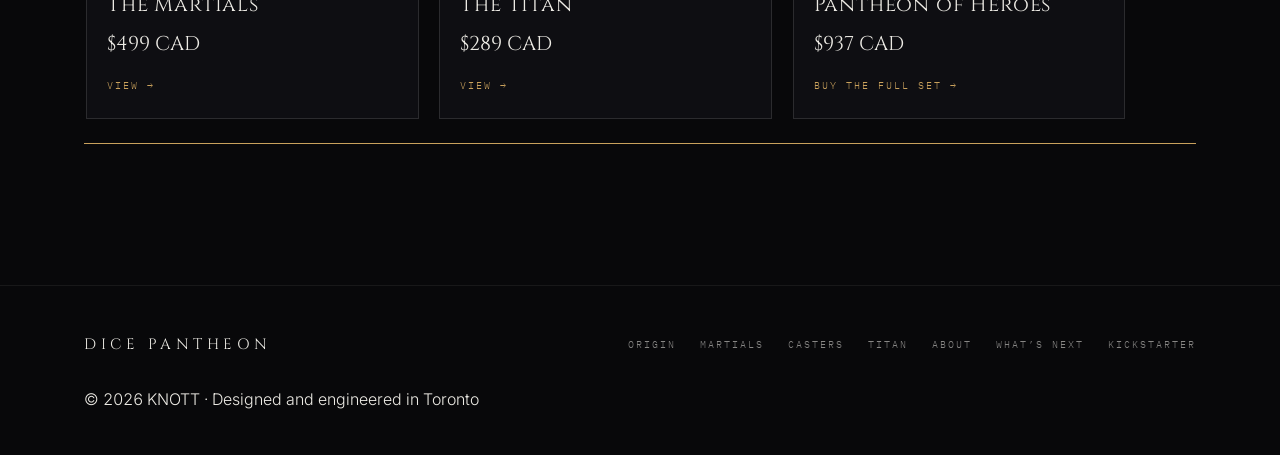
<file: casters.html>
<!DOCTYPE html>
<html lang="en">
<head>
<meta charset="UTF-8"/>
<meta name="viewport" content="width=device-width, initial-scale=1.0"/>
<title>The Casters &mdash; Dice Pantheon</title>
<meta name="description" content="The Casters — seven dice, Seven finishes · One metal. Machined from solid metal, never cast. $149 CAD."/>
<meta name="color-scheme" content="dark"/>
<meta name="theme-color" content="#08080A"/>
<meta property="og:title" content="The Casters &mdash; Dice Pantheon"/>
<meta property="og:description" content="The Casters — seven dice, Seven finishes · One metal. Machined from solid metal, never cast. $149 CAD."/>
<meta property="og:image" content="images/set-casters.webp"/>
<meta property="og:type" content="website"/>
<link rel="preconnect" href="https://fonts.googleapis.com"/>
<link rel="preconnect" href="https://fonts.gstatic.com" crossorigin/>
<link href="https://fonts.googleapis.com/css2?family=Cinzel:wght@400;500;600&family=Cormorant+Garamond:ital,wght@1,300;1,400&family=Inter:wght@200;300;400;500&family=IBM+Plex+Mono:wght@400;500&display=swap" rel="stylesheet"/>
<link rel="stylesheet" href="style.css"/>
<script>(function(d){d.className+=' js';if('IntersectionObserver' in window&&!(window.matchMedia&&matchMedia('(prefers-reduced-motion: reduce)').matches)){d.className+=' rv-ready';setTimeout(function(){if(!window.__dpReady)d.className=d.className.replace(/ rv-ready/,'');},4000);}})(document.documentElement);</script>
</head>
<body>

<header class="nav" id="nav">
  <div class="wrap">
    <a href="index.html" class="brand">Dice&nbsp;Pantheon</a>
    <nav class="navlinks">
      <a href="index.html">Home</a>
      <div class="menu">
        <button type="button" aria-expanded="false" aria-haspopup="true" aria-current="page">Products <span class="caret">&#9660;</span></button>
        <div class="menu-list">
          <a class="menu-top" href="origin.html">Dice Pantheon &middot; Origin<span>The first edition</span></a>
          <div class="menu-sub">
            <a href="martials.html">The Martials<span>$499 CAD</span></a>
            <a href="casters.html" aria-current="page">The Casters<span>$149 CAD</span></a>
            <a href="titan.html">The Titan<span>$289 CAD</span></a>
            <a href="https://www.kickstarter.com/projects/knottx/dice-pantheon-cast-in-magic-forged-in-might" target="_blank" rel="noopener">Pantheon of Heroes<span>All fifteen &middot; $937 CAD</span></a>
          </div>
        </div>
      </div>
      <a href="about.html">About</a>
      <a href="next.html">What&rsquo;s Next</a>
    </nav>
    <a class="btn" href="https://www.kickstarter.com/projects/knottx/dice-pantheon-cast-in-magic-forged-in-might" target="_blank" rel="noopener">Buy <span class="arw">&rarr;</span></a>
    <button class="mobbtn" id="mobBtn" aria-label="Menu" aria-expanded="false" aria-controls="mobMenu"><i></i></button>
  </div>
  <div class="mobmenu" id="mobMenu">
    <div class="wrap">
      <a href="index.html">Home</a>
      <a href="origin.html">Dice Pantheon &middot; Origin</a>
      <a href="martials.html" class="sub">The Martials</a>
      <a href="casters.html" class="sub">The Casters</a>
      <a href="titan.html" class="sub">The Titan</a>
      <a href="about.html">About</a>
      <a href="next.html">What&rsquo;s Next</a>
    </div>
  </div>
</header>

<main>

  <section class="masthead">
    <img class="bgimg" src="images/set-casters.webp" alt="" aria-hidden="true" width="1500" height="600"/>
    <div class="wrap">
      <p class="eyebrow">Set Two — Aluminum</p>
      <h1>The Casters</h1>
      <p class="lede">Magic is vibrant, energetic, and defies reality itself. We chose industrial aluminum — light, precise, and able to hold vivid colour through advanced anodisation and electroplating, representing the full spectrum of the arcane weave.</p>
      <div class="buyline">
        <span class="price">$149<sup>CAD</sup></span>
        <span class="count">Seven Dice &middot; 69.14 g total</span>
        <a class="btn solid" href="https://www.kickstarter.com/projects/knottx/dice-pantheon-cast-in-magic-forged-in-might" target="_blank" rel="noopener">Buy the Casters <span class="arw">&rarr;</span></a>
      </div>
    </div>
  </section>

  <section class="sec auto-h" id="dice">
    <div class="wrap">
      <figure class="plate-fig rv wipe" style="max-width:1180px;padding:0;margin:0 auto clamp(40px,5vw,64px);">
        <img src="images/set-casters.webp" alt="The seven Casters dice laid out on black grit." decoding="async" width="1500" height="600"/>
      </figure>
      <div class="diecards">
      <article class="diecard rv" id="weave">
        <div class="pic"><svg class="dieicon" viewBox="0 0 100 100" role="img" aria-label="D20" focusable="false"><polygon class="face" points="50,4 89.8,27 89.8,73 50,96 10.2,73 10.2,27"/><g class="edge"><line x1="50" y1="28" x2="30.9" y2="61"/><line x1="30.9" y1="61" x2="69.1" y2="61"/><line x1="69.1" y1="61" x2="50" y2="28"/><line x1="50" y1="28" x2="10.2" y2="27"/><line x1="50" y1="28" x2="50" y2="4"/><line x1="50" y1="28" x2="89.8" y2="27"/><line x1="69.1" y1="61" x2="89.8" y2="27"/><line x1="69.1" y1="61" x2="89.8" y2="73"/><line x1="69.1" y1="61" x2="50" y2="96"/><line x1="30.9" y1="61" x2="50" y2="96"/><line x1="30.9" y1="61" x2="10.2" y2="73"/><line x1="30.9" y1="61" x2="10.2" y2="27"/></g></svg></div>
        <div class="dienum">D20</div>
        <h3>The Weave</h3>
        <div class="spec">Rainbow Chrome Electroplating</div>
        <p class="desc">Magic comes in every colour, from the auroras of the north to the mage’s prismatic spray. This mirror-like prism shifts with every roll.</p>
        <div class="wt">13.88 g</div>
      </article>
      <article class="diecard rv" id="bard">
        <div class="pic"><svg class="dieicon" viewBox="0 0 100 100" role="img" aria-label="D12" focusable="false"><polygon class="face" points="50,4 22.96,12.79 6.25,35.79 6.25,64.21 22.96,87.21 50,96 77.04,87.21 93.75,64.21 93.75,35.79 77.04,12.79"/><g class="edge"><line x1="50" y1="30" x2="30.98" y2="43.82"/><line x1="30.98" y1="43.82" x2="38.24" y2="66.18"/><line x1="38.24" y1="66.18" x2="61.76" y2="66.18"/><line x1="61.76" y1="66.18" x2="69.02" y2="43.82"/><line x1="69.02" y1="43.82" x2="50" y2="30"/><line x1="50" y1="30" x2="50" y2="4"/><line x1="30.98" y1="43.82" x2="6.25" y2="35.79"/><line x1="38.24" y1="66.18" x2="22.96" y2="87.21"/><line x1="61.76" y1="66.18" x2="77.04" y2="87.21"/><line x1="69.02" y1="43.82" x2="93.75" y2="35.79"/></g></svg></div>
        <div class="dienum">D12</div>
        <h3>The Bard</h3>
        <div class="spec">Electric Pink</div>
        <p class="desc">Precious as a poem, sharp as a lyric. Bards demand centre stage — bold, neon, impossible to ignore.</p>
        <div class="wt">14.79 g</div>
      </article>
      <article class="diecard rv" id="warlock">
        <div class="pic"><svg class="dieicon" viewBox="0 0 100 100" role="img" aria-label="D10" focusable="false"><polygon class="face" points="50,2 96,34 82,76 50,98 18,76 4,34"/><g class="edge"><line x1="50" y1="2" x2="31" y2="50"/><line x1="50" y1="2" x2="69" y2="50"/><line x1="31" y1="50" x2="4" y2="34"/><line x1="69" y1="50" x2="96" y2="34"/><line x1="31" y1="50" x2="50" y2="62"/><line x1="69" y1="50" x2="50" y2="62"/><line x1="31" y1="50" x2="18" y2="76"/><line x1="69" y1="50" x2="82" y2="76"/><line x1="50" y1="62" x2="50" y2="98"/></g></svg></div>
        <div class="dienum">D10</div>
        <h3>The Warlock</h3>
        <div class="spec">Void Black</div>
        <p class="desc">A pact that binds; a quest that blinds. As dark as the ink of the contract you signed — a matte surface that seems to absorb light itself.</p>
        <div class="wt">8.62 g</div>
      </article>
      <article class="diecard rv" id="cleric">
        <div class="pic"><svg class="dieicon" viewBox="0 0 100 100" role="img" aria-label="D100" focusable="false"><polygon class="face" points="50,2 96,34 82,76 50,98 18,76 4,34"/><g class="edge"><line x1="50" y1="2" x2="31" y2="50"/><line x1="50" y1="2" x2="69" y2="50"/><line x1="31" y1="50" x2="4" y2="34"/><line x1="69" y1="50" x2="96" y2="34"/><line x1="31" y1="50" x2="50" y2="62"/><line x1="69" y1="50" x2="50" y2="62"/><line x1="31" y1="50" x2="18" y2="76"/><line x1="69" y1="50" x2="82" y2="76"/><line x1="50" y1="62" x2="50" y2="98"/></g></svg></div>
        <div class="dienum">D100</div>
        <h3>The Cleric</h3>
        <div class="spec">Radiant Silver</div>
        <p class="desc">A beacon of divinity. A brilliant sterling sheen for holy light in the darkest dungeons — for the healer who must persevere.</p>
        <div class="wt">8.60 g</div>
      </article>
      <article class="diecard rv" id="sorcerer">
        <div class="pic"><svg class="dieicon" viewBox="0 0 100 100" role="img" aria-label="D8" focusable="false"><polygon class="face" points="50,3 90,38 50,97 10,38"/><g class="edge"><line x1="10" y1="38" x2="50" y2="52"/><line x1="50" y1="52" x2="90" y2="38"/><line x1="50" y1="3" x2="50" y2="52"/><line x1="50" y1="52" x2="50" y2="97"/></g></svg></div>
        <div class="dienum">D8</div>
        <h3>The Sorcerer</h3>
        <div class="spec">Royal Gold</div>
        <p class="desc">Some study magic; you are magic. Whether inherited from dragons or the deep, your power is innate — effortlessly effective.</p>
        <div class="wt">9.27 g</div>
      </article>
      <article class="diecard rv" id="wizard">
        <div class="pic"><svg class="dieicon" viewBox="0 0 100 100" role="img" aria-label="D6" focusable="false"><polygon class="face" points="50,4 10.2,27 10.2,73 50,96 89.8,73 89.8,27"/><g class="edge"><line x1="50" y1="50" x2="50" y2="4"/><line x1="50" y1="50" x2="10.2" y2="73"/><line x1="50" y1="50" x2="89.8" y2="73"/></g></svg></div>
        <div class="dienum">D6</div>
        <h3>The Wizard</h3>
        <div class="spec">Deep Sapphire Blue</div>
        <p class="desc">The colour of pure knowledge and the depths of the mind. Wizards are the architects of reality — ready to roast a room, or decode the universe.</p>
        <div class="wt">10.75 g</div>
      </article>
      <article class="diecard rv" id="druid">
        <div class="pic"><svg class="dieicon" viewBox="0 0 100 100" role="img" aria-label="D4" focusable="false"><polygon class="face" points="50,8 94,86 6,86"/><g class="edge"><line x1="50" y1="58" x2="50" y2="8"/><line x1="50" y1="58" x2="6" y2="86"/><line x1="50" y1="58" x2="94" y2="86"/></g></svg></div>
        <div class="dienum">D4</div>
        <h3>The Druid</h3>
        <div class="spec">Verdant Forest Green</div>
        <p class="desc">Green as the canopy, lethal as a leopard. A rich emerald tone that connects you to the earth.</p>
        <div class="wt">3.23 g</div>
      </article>
      </div>
    </div>
  </section>

  <section class="sec band auto-h" id="specs">
    <div class="wrap">
      <div class="sec-head rv">
        <p class="eyebrow">Specification</p>
        <h2>Every number, on the record.</h2>
        <p class="lede">Each die was weighed individually. Nothing here is a rounded marketing figure.</p>
      </div>
      <div class="specs-col">
        <div class="rv">
          <h3 style="margin-bottom:22px;">Weights</h3>
          <table>
            <thead><tr><th>Die</th><th>Material &amp; Finish</th><th>Weight</th></tr></thead>
            <tbody>
              <tr><td class="dcell"><svg class="dieicon" viewBox="0 0 100 100" role="img" aria-label="D20" focusable="false"><polygon class="face" points="50,4 89.8,27 89.8,73 50,96 10.2,73 10.2,27"/><g class="edge"><line x1="50" y1="28" x2="30.9" y2="61"/><line x1="30.9" y1="61" x2="69.1" y2="61"/><line x1="69.1" y1="61" x2="50" y2="28"/><line x1="50" y1="28" x2="10.2" y2="27"/><line x1="50" y1="28" x2="50" y2="4"/><line x1="50" y1="28" x2="89.8" y2="27"/><line x1="69.1" y1="61" x2="89.8" y2="27"/><line x1="69.1" y1="61" x2="89.8" y2="73"/><line x1="69.1" y1="61" x2="50" y2="96"/><line x1="30.9" y1="61" x2="50" y2="96"/><line x1="30.9" y1="61" x2="10.2" y2="73"/><line x1="30.9" y1="61" x2="10.2" y2="27"/></g></svg><span>D20 Weave</span></td><td>Rainbow Chrome Electroplating</td><td>13.88 g</td></tr>
              <tr><td class="dcell"><svg class="dieicon" viewBox="0 0 100 100" role="img" aria-label="D12" focusable="false"><polygon class="face" points="50,4 22.96,12.79 6.25,35.79 6.25,64.21 22.96,87.21 50,96 77.04,87.21 93.75,64.21 93.75,35.79 77.04,12.79"/><g class="edge"><line x1="50" y1="30" x2="30.98" y2="43.82"/><line x1="30.98" y1="43.82" x2="38.24" y2="66.18"/><line x1="38.24" y1="66.18" x2="61.76" y2="66.18"/><line x1="61.76" y1="66.18" x2="69.02" y2="43.82"/><line x1="69.02" y1="43.82" x2="50" y2="30"/><line x1="50" y1="30" x2="50" y2="4"/><line x1="30.98" y1="43.82" x2="6.25" y2="35.79"/><line x1="38.24" y1="66.18" x2="22.96" y2="87.21"/><line x1="61.76" y1="66.18" x2="77.04" y2="87.21"/><line x1="69.02" y1="43.82" x2="93.75" y2="35.79"/></g></svg><span>D12 Bard</span></td><td>Electric Pink</td><td>14.79 g</td></tr>
              <tr><td class="dcell"><svg class="dieicon" viewBox="0 0 100 100" role="img" aria-label="D10" focusable="false"><polygon class="face" points="50,2 96,34 82,76 50,98 18,76 4,34"/><g class="edge"><line x1="50" y1="2" x2="31" y2="50"/><line x1="50" y1="2" x2="69" y2="50"/><line x1="31" y1="50" x2="4" y2="34"/><line x1="69" y1="50" x2="96" y2="34"/><line x1="31" y1="50" x2="50" y2="62"/><line x1="69" y1="50" x2="50" y2="62"/><line x1="31" y1="50" x2="18" y2="76"/><line x1="69" y1="50" x2="82" y2="76"/><line x1="50" y1="62" x2="50" y2="98"/></g></svg><span>D10 Warlock</span></td><td>Void Black</td><td>8.62 g</td></tr>
              <tr><td class="dcell"><svg class="dieicon" viewBox="0 0 100 100" role="img" aria-label="D100" focusable="false"><polygon class="face" points="50,2 96,34 82,76 50,98 18,76 4,34"/><g class="edge"><line x1="50" y1="2" x2="31" y2="50"/><line x1="50" y1="2" x2="69" y2="50"/><line x1="31" y1="50" x2="4" y2="34"/><line x1="69" y1="50" x2="96" y2="34"/><line x1="31" y1="50" x2="50" y2="62"/><line x1="69" y1="50" x2="50" y2="62"/><line x1="31" y1="50" x2="18" y2="76"/><line x1="69" y1="50" x2="82" y2="76"/><line x1="50" y1="62" x2="50" y2="98"/></g></svg><span>D100 Cleric</span></td><td>Radiant Silver</td><td>8.60 g</td></tr>
              <tr><td class="dcell"><svg class="dieicon" viewBox="0 0 100 100" role="img" aria-label="D8" focusable="false"><polygon class="face" points="50,3 90,38 50,97 10,38"/><g class="edge"><line x1="10" y1="38" x2="50" y2="52"/><line x1="50" y1="52" x2="90" y2="38"/><line x1="50" y1="3" x2="50" y2="52"/><line x1="50" y1="52" x2="50" y2="97"/></g></svg><span>D8 Sorcerer</span></td><td>Royal Gold</td><td>9.27 g</td></tr>
              <tr><td class="dcell"><svg class="dieicon" viewBox="0 0 100 100" role="img" aria-label="D6" focusable="false"><polygon class="face" points="50,4 10.2,27 10.2,73 50,96 89.8,73 89.8,27"/><g class="edge"><line x1="50" y1="50" x2="50" y2="4"/><line x1="50" y1="50" x2="10.2" y2="73"/><line x1="50" y1="50" x2="89.8" y2="73"/></g></svg><span>D6 Wizard</span></td><td>Deep Sapphire Blue</td><td>10.75 g</td></tr>
              <tr><td class="dcell"><svg class="dieicon" viewBox="0 0 100 100" role="img" aria-label="D4" focusable="false"><polygon class="face" points="50,8 94,86 6,86"/><g class="edge"><line x1="50" y1="58" x2="50" y2="8"/><line x1="50" y1="58" x2="6" y2="86"/><line x1="50" y1="58" x2="94" y2="86"/></g></svg><span>D4 Druid</span></td><td>Verdant Forest Green</td><td>3.23 g</td></tr>
              <tr><td><strong>Set total</strong></td><td>&mdash;</td><td><strong>69.14 g</strong></td></tr>
            </tbody>
          </table>
        </div>
        <div class="rv">
          <h3 style="margin-bottom:22px;">Dimensions</h3>
          <table>
            <tbody>
              <tr><td>D20</td><td>20 mm standard</td></tr>
              <tr><td>D12 &middot; D100 &middot; D10</td><td>16&ndash;18 mm standard</td></tr>
              <tr><td>D8 &middot; D6 &middot; D4</td><td>14&ndash;16 mm standard</td></tr>
              <tr><td>Material</td><td>Seven finishes · One metal</td></tr>
            </tbody>
          </table>
          <p class="tbl-note">Sizes are standard tabletop dimensions except the Titan. Ask us for the exact figure on any single die.</p>
        </div>
      </div>

      <div class="buyband rv">
        <div>
          <p class="eyebrow">The Casters</p>
          <span class="price" style="font-size:clamp(28px,3.4vw,40px);">$149<sup>CAD</sup></span>
          <span class="count" style="display:block;margin-top:8px;">Seven Dice &middot; 69.14 g</span>
        </div>
        <a class="btn solid" href="https://www.kickstarter.com/projects/knottx/dice-pantheon-cast-in-magic-forged-in-might" target="_blank" rel="noopener">Buy Now <span class="arw">&rarr;</span></a>
      </div>
      <p class="tbl-note rv">Orders are currently fulfilled through the Kickstarter late-pledge.</p>
    </div>
  </section>

  <section class="sec band auto-h">
    <div class="wrap">
      <div class="carousel rv" data-carousel>
        <div class="carousel-head">
          <div>
            <p class="eyebrow">Also in the Pantheon</p>
            <h2 style="margin-top:18px;font-size:clamp(24px,3vw,38px);">The rest of the collection.</h2>
          </div>
          <div class="carousel-nav">
            <button class="cbtn" data-dir="-1" aria-label="Previous">&larr;</button>
            <button class="cbtn" data-dir="1" aria-label="Next">&rarr;</button>
          </div>
        </div>
        <div class="track-wrap">
        <div class="track" tabindex="0" role="region" aria-label="Other products">
          <a class="mini" href="martials.html">
            <div class="mini-shot wipe"><img src="images/set-martials.webp" alt="The seven Martials dice on a dark reflective surface." loading="lazy" width="1500" height="600"/></div>
            <div class="mini-body">
              <span class="dienum">Seven Dice</span>
              <h3>The Martials</h3>
              <span class="mini-price">$499 CAD</span>
              <span class="go">View &rarr;</span>
            </div>
          </a>
          <a class="mini" href="titan.html">
            <div class="mini-shot wipe"><img src="images/hero-titan.webp" alt="The 35mm titanium Titan beside a standard 20mm D20 on black grit." loading="lazy" width="2400" height="1600"/></div>
            <div class="mini-body">
              <span class="dienum">One Die</span>
              <h3>The Titan</h3>
              <span class="mini-price">$289 CAD</span>
              <span class="go">View &rarr;</span>
            </div>
          </a>
          <a class="mini" href="https://www.kickstarter.com/projects/knottx/dice-pantheon-cast-in-magic-forged-in-might" target="_blank" rel="noopener">
            <div class="mini-shot wipe"><img src="images/s-group.webp" alt="All fifteen dice of the Pantheon." loading="lazy" width="1600" height="900"/></div>
            <div class="mini-body">
              <span class="dienum">Fifteen Dice</span>
              <h3>Pantheon of Heroes</h3>
              <span class="mini-price">$937 CAD</span>
              <span class="go">Buy the full set &rarr;</span>
            </div>
          </a>
        </div>
        </div>
        <div class="crail"><i></i></div>
        <p class="chint">Swipe to explore</p>
      </div>
    </div>
  </section>

</main>

<footer>
  <div class="wrap foot">
    <a href="index.html" class="brand">Dice&nbsp;Pantheon</a>
    <nav class="footlinks">
      <a href="origin.html">Origin</a>
      <a href="martials.html">Martials</a>
      <a href="casters.html">Casters</a>
      <a href="titan.html">Titan</a>
      <a href="about.html">About</a>
      <a href="next.html">What&rsquo;s Next</a>
      <a href="https://www.kickstarter.com/projects/knottx/dice-pantheon-cast-in-magic-forged-in-might" target="_blank" rel="noopener">Kickstarter</a>
    </nav>
  </div>
  <div class="wrap" style="margin-top:28px;">
    <p class="small">&copy; 2026 KNOTT &middot; Designed and engineered in Toronto</p>
  </div>
</footer>

<script src="app.js"></script>
</body>
</html>
</file>
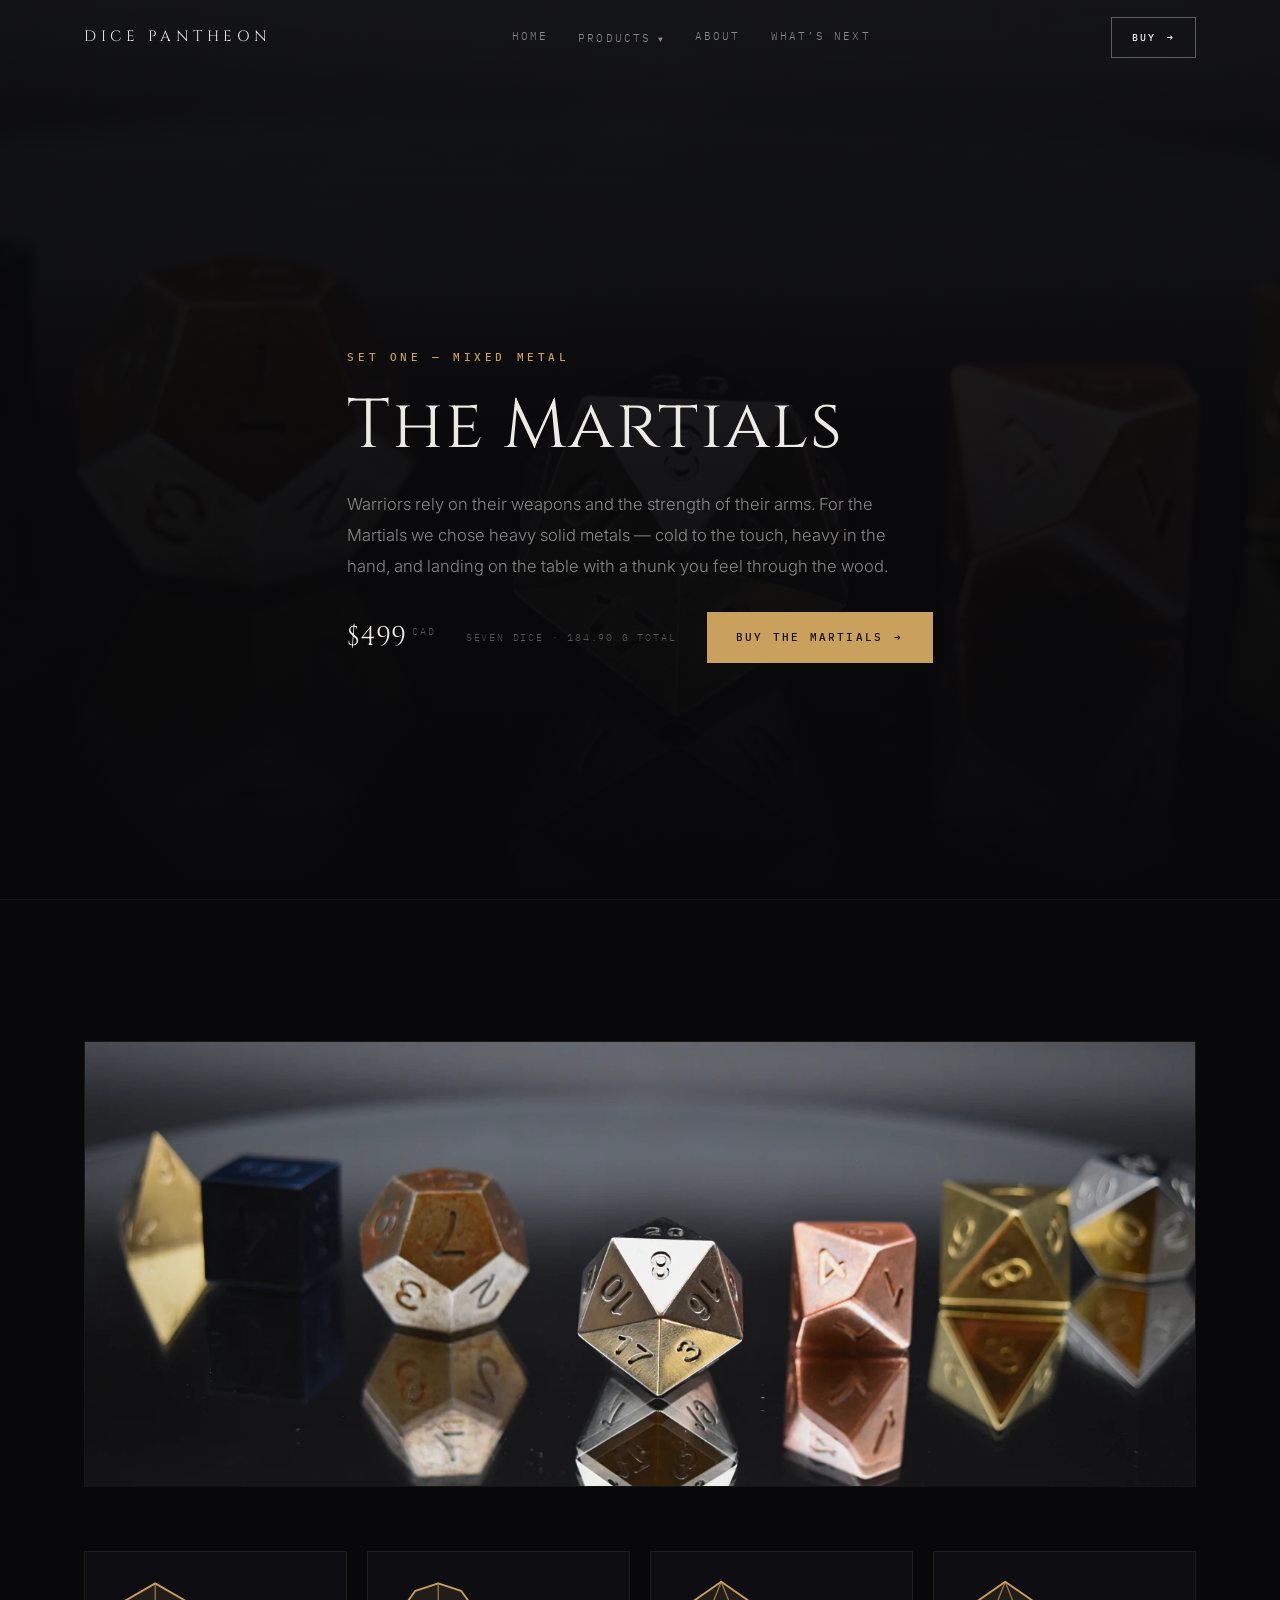
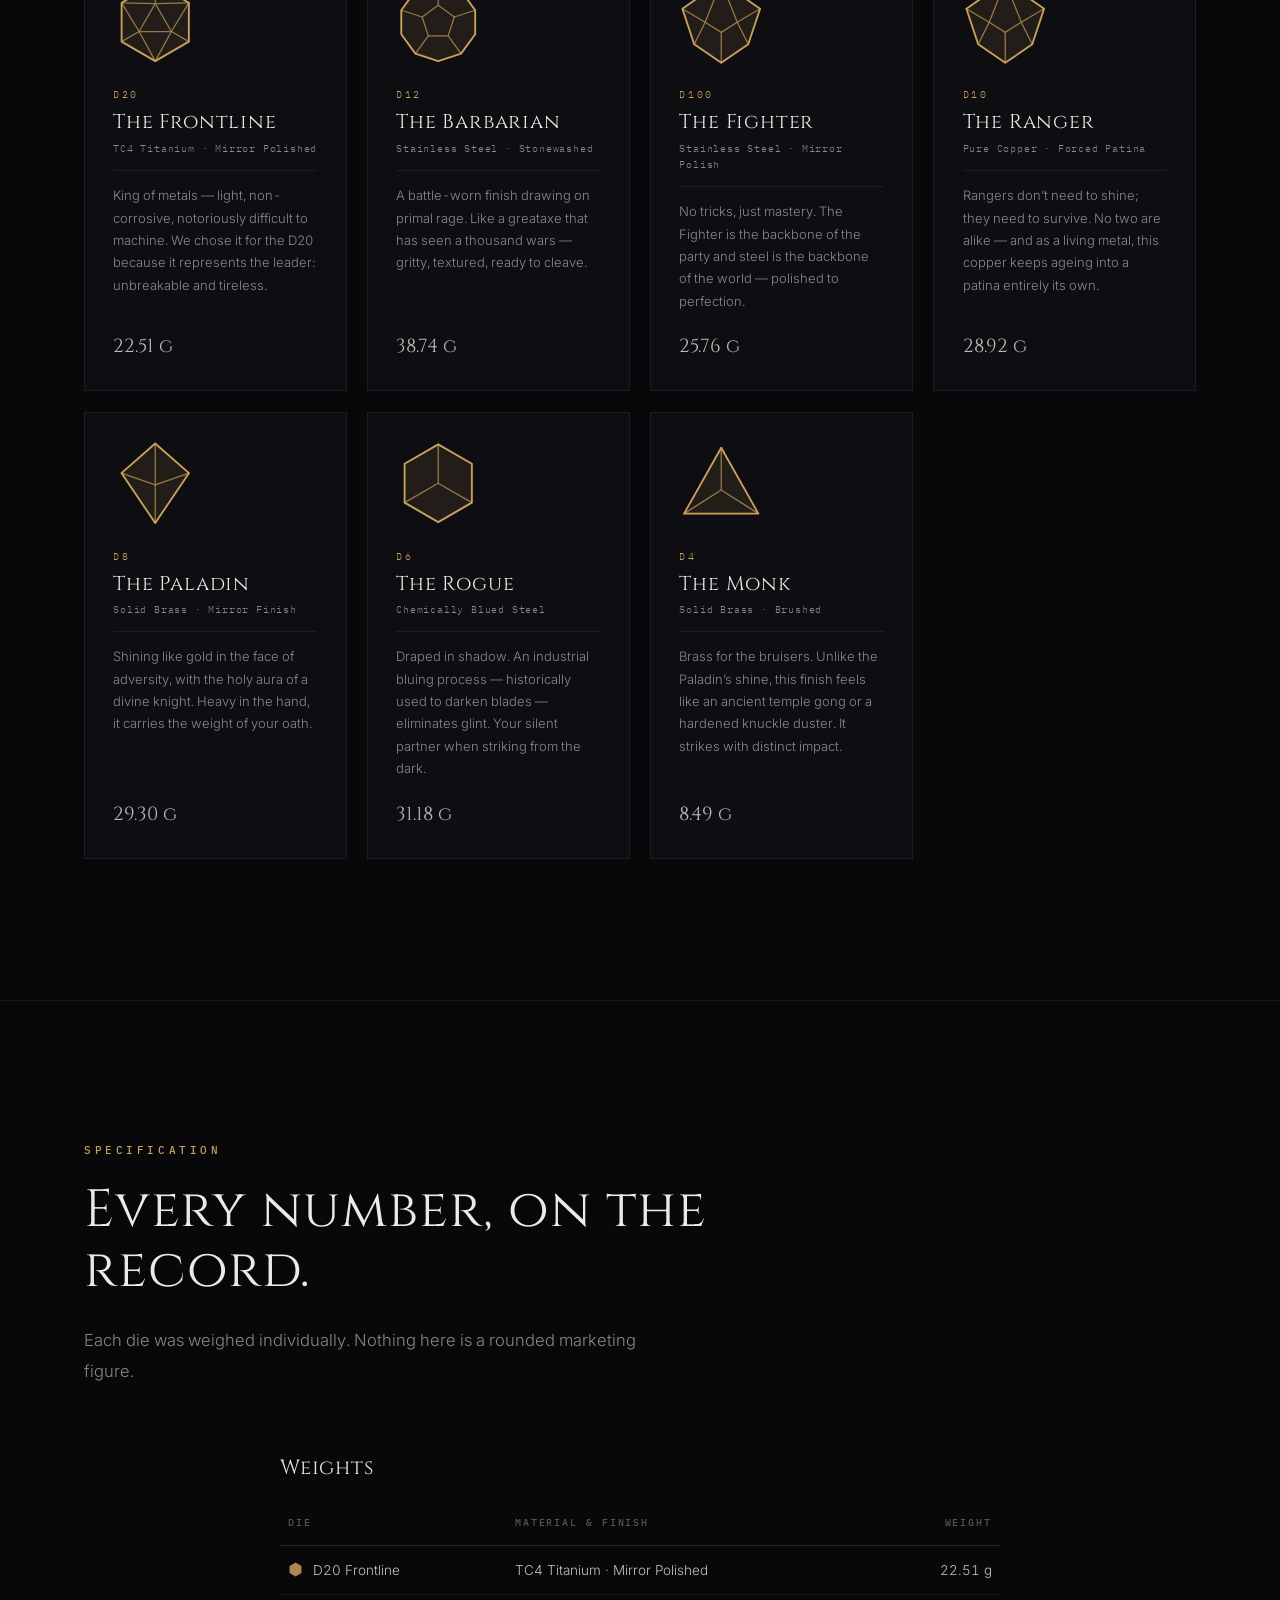
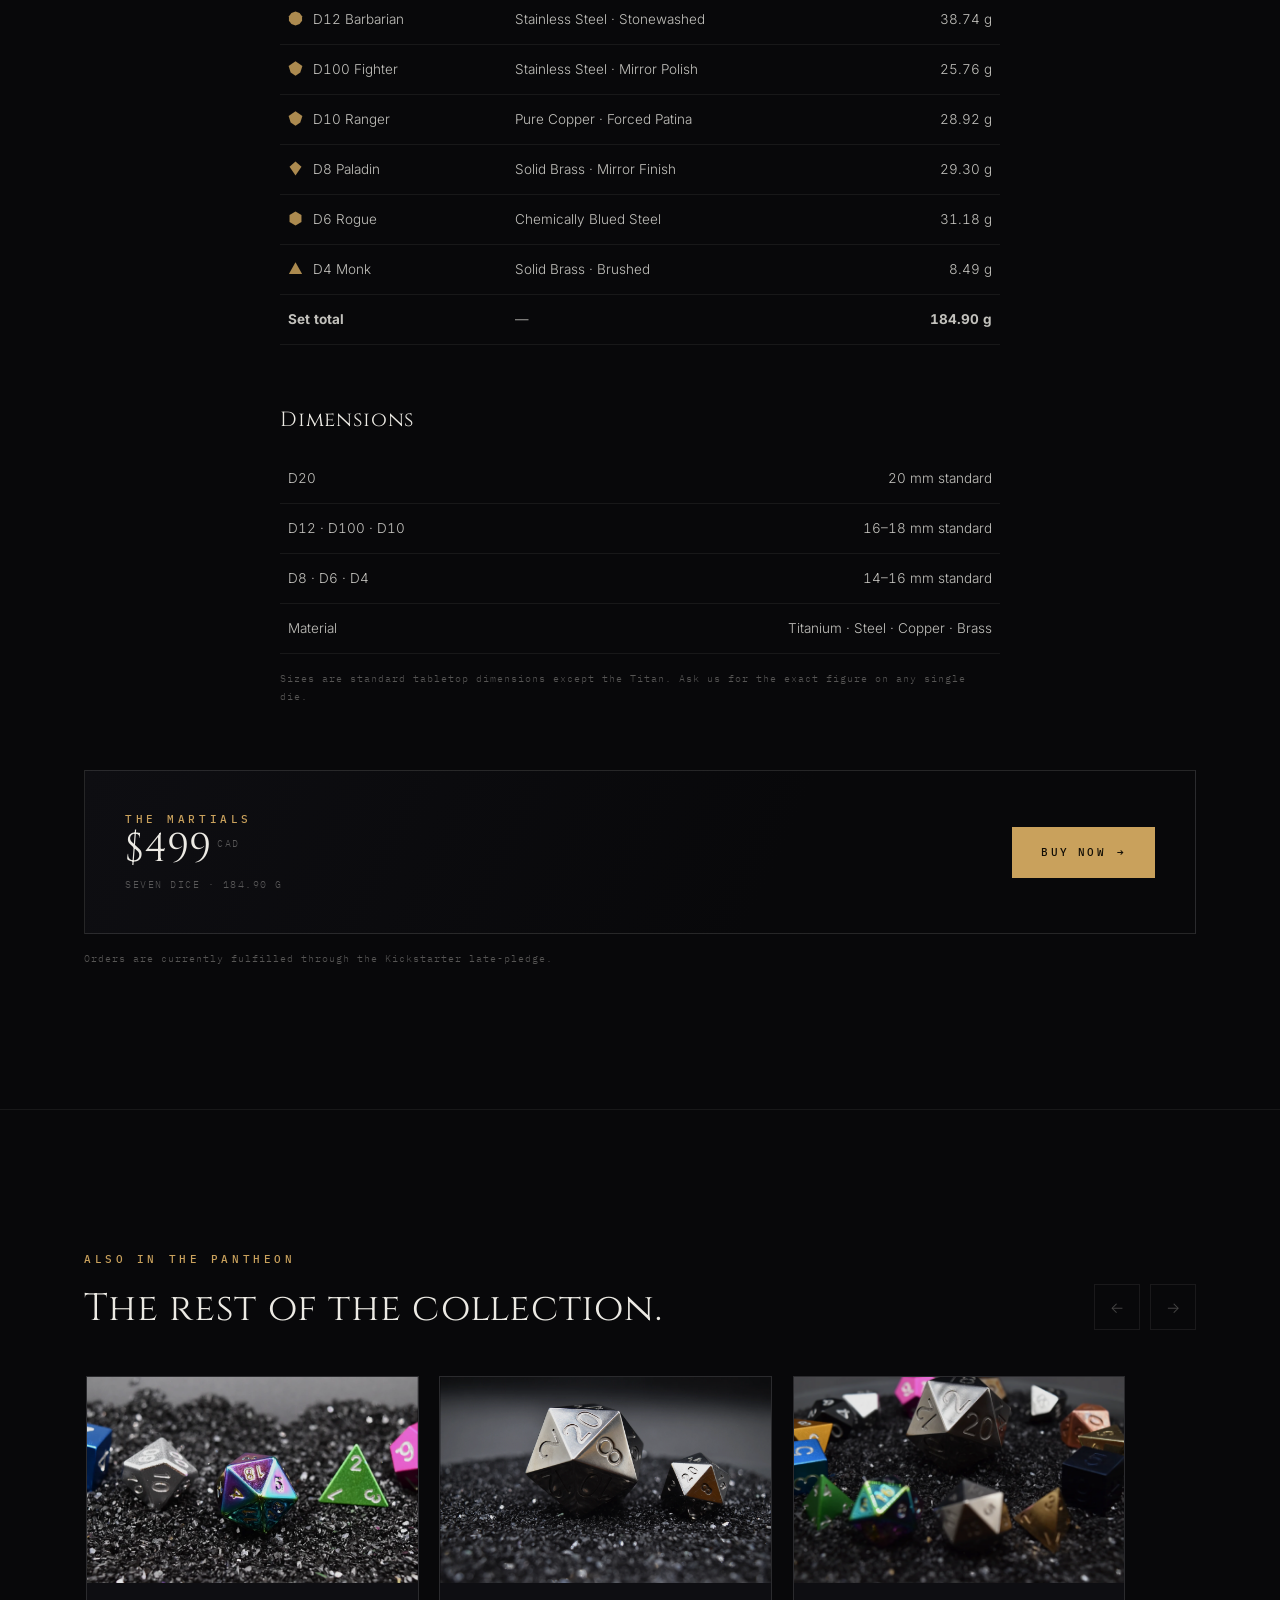
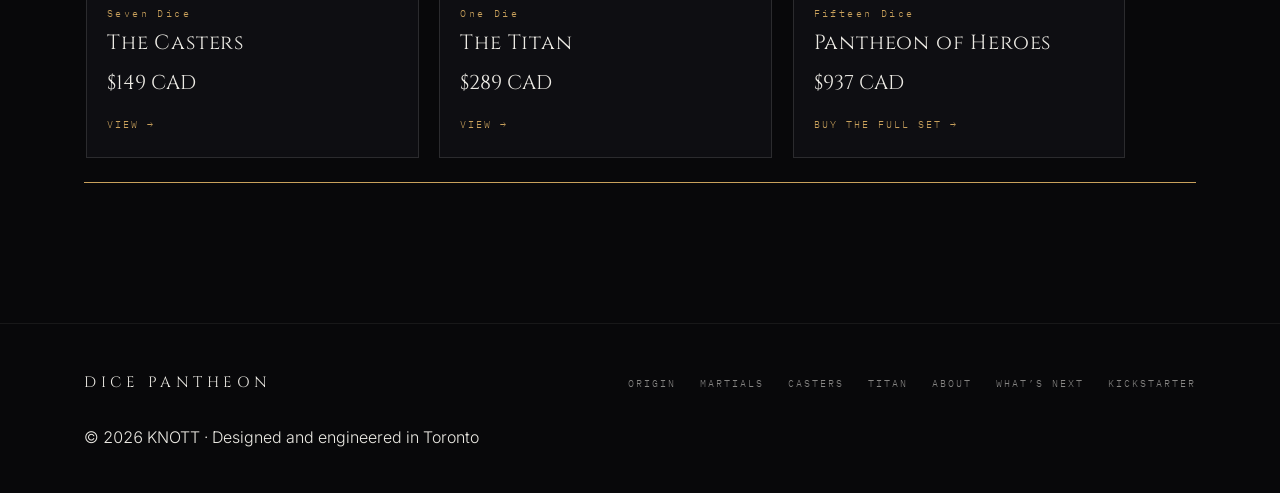
<file: martials.html>
<!DOCTYPE html>
<html lang="en">
<head>
<meta charset="UTF-8"/>
<meta name="viewport" content="width=device-width, initial-scale=1.0"/>
<title>The Martials &mdash; Dice Pantheon</title>
<meta name="description" content="The Martials — seven dice, Titanium · Steel · Copper · Brass. Machined from solid metal, never cast. $499 CAD."/>
<meta name="color-scheme" content="dark"/>
<meta name="theme-color" content="#08080A"/>
<meta property="og:title" content="The Martials &mdash; Dice Pantheon"/>
<meta property="og:description" content="The Martials — seven dice, Titanium · Steel · Copper · Brass. Machined from solid metal, never cast. $499 CAD."/>
<meta property="og:image" content="images/set-martials.webp"/>
<meta property="og:type" content="website"/>
<link rel="preconnect" href="https://fonts.googleapis.com"/>
<link rel="preconnect" href="https://fonts.gstatic.com" crossorigin/>
<link href="https://fonts.googleapis.com/css2?family=Cinzel:wght@400;500;600&family=Cormorant+Garamond:ital,wght@1,300;1,400&family=Inter:wght@200;300;400;500&family=IBM+Plex+Mono:wght@400;500&display=swap" rel="stylesheet"/>
<link rel="stylesheet" href="style.css"/>
<script>(function(d){d.className+=' js';if('IntersectionObserver' in window&&!(window.matchMedia&&matchMedia('(prefers-reduced-motion: reduce)').matches)){d.className+=' rv-ready';setTimeout(function(){if(!window.__dpReady)d.className=d.className.replace(/ rv-ready/,'');},4000);}})(document.documentElement);</script>
</head>
<body>

<header class="nav" id="nav">
  <div class="wrap">
    <a href="index.html" class="brand">Dice&nbsp;Pantheon</a>
    <nav class="navlinks">
      <a href="index.html">Home</a>
      <div class="menu">
        <button type="button" aria-expanded="false" aria-haspopup="true" aria-current="page">Products <span class="caret">&#9660;</span></button>
        <div class="menu-list">
          <a class="menu-top" href="origin.html">Dice Pantheon &middot; Origin<span>The first edition</span></a>
          <div class="menu-sub">
            <a href="martials.html" aria-current="page">The Martials<span>$499 CAD</span></a>
            <a href="casters.html">The Casters<span>$149 CAD</span></a>
            <a href="titan.html">The Titan<span>$289 CAD</span></a>
            <a href="https://www.kickstarter.com/projects/knottx/dice-pantheon-cast-in-magic-forged-in-might" target="_blank" rel="noopener">Pantheon of Heroes<span>All fifteen &middot; $937 CAD</span></a>
          </div>
        </div>
      </div>
      <a href="about.html">About</a>
      <a href="next.html">What&rsquo;s Next</a>
    </nav>
    <a class="btn" href="https://www.kickstarter.com/projects/knottx/dice-pantheon-cast-in-magic-forged-in-might" target="_blank" rel="noopener">Buy <span class="arw">&rarr;</span></a>
    <button class="mobbtn" id="mobBtn" aria-label="Menu" aria-expanded="false" aria-controls="mobMenu"><i></i></button>
  </div>
  <div class="mobmenu" id="mobMenu">
    <div class="wrap">
      <a href="index.html">Home</a>
      <a href="origin.html">Dice Pantheon &middot; Origin</a>
      <a href="martials.html" class="sub">The Martials</a>
      <a href="casters.html" class="sub">The Casters</a>
      <a href="titan.html" class="sub">The Titan</a>
      <a href="about.html">About</a>
      <a href="next.html">What&rsquo;s Next</a>
    </div>
  </div>
</header>

<main>

  <section class="masthead">
    <img class="bgimg" src="images/set-martials.webp" alt="" aria-hidden="true" width="1500" height="600"/>
    <div class="wrap">
      <p class="eyebrow">Set One — Mixed Metal</p>
      <h1>The Martials</h1>
      <p class="lede">Warriors rely on their weapons and the strength of their arms. For the Martials we chose heavy solid metals — cold to the touch, heavy in the hand, and landing on the table with a thunk you feel through the wood.</p>
      <div class="buyline">
        <span class="price">$499<sup>CAD</sup></span>
        <span class="count">Seven Dice &middot; 184.90 g total</span>
        <a class="btn solid" href="https://www.kickstarter.com/projects/knottx/dice-pantheon-cast-in-magic-forged-in-might" target="_blank" rel="noopener">Buy the Martials <span class="arw">&rarr;</span></a>
      </div>
    </div>
  </section>

  <section class="sec auto-h" id="dice">
    <div class="wrap">
      <figure class="plate-fig rv wipe" style="max-width:1180px;padding:0;margin:0 auto clamp(40px,5vw,64px);">
        <img src="images/set-martials.webp" alt="The seven Martials dice on a dark reflective surface." decoding="async" width="1500" height="600"/>
      </figure>
      <div class="diecards">
      <article class="diecard rv" id="frontline">
        <div class="pic"><svg class="dieicon" viewBox="0 0 100 100" role="img" aria-label="D20" focusable="false"><polygon class="face" points="50,4 89.8,27 89.8,73 50,96 10.2,73 10.2,27"/><g class="edge"><line x1="50" y1="28" x2="30.9" y2="61"/><line x1="30.9" y1="61" x2="69.1" y2="61"/><line x1="69.1" y1="61" x2="50" y2="28"/><line x1="50" y1="28" x2="10.2" y2="27"/><line x1="50" y1="28" x2="50" y2="4"/><line x1="50" y1="28" x2="89.8" y2="27"/><line x1="69.1" y1="61" x2="89.8" y2="27"/><line x1="69.1" y1="61" x2="89.8" y2="73"/><line x1="69.1" y1="61" x2="50" y2="96"/><line x1="30.9" y1="61" x2="50" y2="96"/><line x1="30.9" y1="61" x2="10.2" y2="73"/><line x1="30.9" y1="61" x2="10.2" y2="27"/></g></svg></div>
        <div class="dienum">D20</div>
        <h3>The Frontline</h3>
        <div class="spec">TC4 Titanium · Mirror Polished</div>
        <p class="desc">King of metals — light, non-corrosive, notoriously difficult to machine. We chose it for the D20 because it represents the leader: unbreakable and tireless.</p>
        <div class="wt">22.51 g</div>
      </article>
      <article class="diecard rv" id="barbarian">
        <div class="pic"><svg class="dieicon" viewBox="0 0 100 100" role="img" aria-label="D12" focusable="false"><polygon class="face" points="50,4 22.96,12.79 6.25,35.79 6.25,64.21 22.96,87.21 50,96 77.04,87.21 93.75,64.21 93.75,35.79 77.04,12.79"/><g class="edge"><line x1="50" y1="30" x2="30.98" y2="43.82"/><line x1="30.98" y1="43.82" x2="38.24" y2="66.18"/><line x1="38.24" y1="66.18" x2="61.76" y2="66.18"/><line x1="61.76" y1="66.18" x2="69.02" y2="43.82"/><line x1="69.02" y1="43.82" x2="50" y2="30"/><line x1="50" y1="30" x2="50" y2="4"/><line x1="30.98" y1="43.82" x2="6.25" y2="35.79"/><line x1="38.24" y1="66.18" x2="22.96" y2="87.21"/><line x1="61.76" y1="66.18" x2="77.04" y2="87.21"/><line x1="69.02" y1="43.82" x2="93.75" y2="35.79"/></g></svg></div>
        <div class="dienum">D12</div>
        <h3>The Barbarian</h3>
        <div class="spec">Stainless Steel · Stonewashed</div>
        <p class="desc">A battle-worn finish drawing on primal rage. Like a greataxe that has seen a thousand wars — gritty, textured, ready to cleave.</p>
        <div class="wt">38.74 g</div>
      </article>
      <article class="diecard rv" id="fighter">
        <div class="pic"><svg class="dieicon" viewBox="0 0 100 100" role="img" aria-label="D100" focusable="false"><polygon class="face" points="50,2 96,34 82,76 50,98 18,76 4,34"/><g class="edge"><line x1="50" y1="2" x2="31" y2="50"/><line x1="50" y1="2" x2="69" y2="50"/><line x1="31" y1="50" x2="4" y2="34"/><line x1="69" y1="50" x2="96" y2="34"/><line x1="31" y1="50" x2="50" y2="62"/><line x1="69" y1="50" x2="50" y2="62"/><line x1="31" y1="50" x2="18" y2="76"/><line x1="69" y1="50" x2="82" y2="76"/><line x1="50" y1="62" x2="50" y2="98"/></g></svg></div>
        <div class="dienum">D100</div>
        <h3>The Fighter</h3>
        <div class="spec">Stainless Steel · Mirror Polish</div>
        <p class="desc">No tricks, just mastery. The Fighter is the backbone of the party and steel is the backbone of the world — polished to perfection.</p>
        <div class="wt">25.76 g</div>
      </article>
      <article class="diecard rv" id="ranger">
        <div class="pic"><svg class="dieicon" viewBox="0 0 100 100" role="img" aria-label="D10" focusable="false"><polygon class="face" points="50,2 96,34 82,76 50,98 18,76 4,34"/><g class="edge"><line x1="50" y1="2" x2="31" y2="50"/><line x1="50" y1="2" x2="69" y2="50"/><line x1="31" y1="50" x2="4" y2="34"/><line x1="69" y1="50" x2="96" y2="34"/><line x1="31" y1="50" x2="50" y2="62"/><line x1="69" y1="50" x2="50" y2="62"/><line x1="31" y1="50" x2="18" y2="76"/><line x1="69" y1="50" x2="82" y2="76"/><line x1="50" y1="62" x2="50" y2="98"/></g></svg></div>
        <div class="dienum">D10</div>
        <h3>The Ranger</h3>
        <div class="spec">Pure Copper · Forced Patina</div>
        <p class="desc">Rangers don’t need to shine; they need to survive. No two are alike — and as a living metal, this copper keeps ageing into a patina entirely its own.</p>
        <div class="wt">28.92 g</div>
      </article>
      <article class="diecard rv" id="paladin">
        <div class="pic"><svg class="dieicon" viewBox="0 0 100 100" role="img" aria-label="D8" focusable="false"><polygon class="face" points="50,3 90,38 50,97 10,38"/><g class="edge"><line x1="10" y1="38" x2="50" y2="52"/><line x1="50" y1="52" x2="90" y2="38"/><line x1="50" y1="3" x2="50" y2="52"/><line x1="50" y1="52" x2="50" y2="97"/></g></svg></div>
        <div class="dienum">D8</div>
        <h3>The Paladin</h3>
        <div class="spec">Solid Brass · Mirror Finish</div>
        <p class="desc">Shining like gold in the face of adversity, with the holy aura of a divine knight. Heavy in the hand, it carries the weight of your oath.</p>
        <div class="wt">29.30 g</div>
      </article>
      <article class="diecard rv" id="rogue">
        <div class="pic"><svg class="dieicon" viewBox="0 0 100 100" role="img" aria-label="D6" focusable="false"><polygon class="face" points="50,4 10.2,27 10.2,73 50,96 89.8,73 89.8,27"/><g class="edge"><line x1="50" y1="50" x2="50" y2="4"/><line x1="50" y1="50" x2="10.2" y2="73"/><line x1="50" y1="50" x2="89.8" y2="73"/></g></svg></div>
        <div class="dienum">D6</div>
        <h3>The Rogue</h3>
        <div class="spec">Chemically Blued Steel</div>
        <p class="desc">Draped in shadow. An industrial bluing process — historically used to darken blades — eliminates glint. Your silent partner when striking from the dark.</p>
        <div class="wt">31.18 g</div>
      </article>
      <article class="diecard rv" id="monk">
        <div class="pic"><svg class="dieicon" viewBox="0 0 100 100" role="img" aria-label="D4" focusable="false"><polygon class="face" points="50,8 94,86 6,86"/><g class="edge"><line x1="50" y1="58" x2="50" y2="8"/><line x1="50" y1="58" x2="6" y2="86"/><line x1="50" y1="58" x2="94" y2="86"/></g></svg></div>
        <div class="dienum">D4</div>
        <h3>The Monk</h3>
        <div class="spec">Solid Brass · Brushed</div>
        <p class="desc">Brass for the bruisers. Unlike the Paladin’s shine, this finish feels like an ancient temple gong or a hardened knuckle duster. It strikes with distinct impact.</p>
        <div class="wt">8.49 g</div>
      </article>
      </div>
    </div>
  </section>

  <section class="sec band auto-h" id="specs">
    <div class="wrap">
      <div class="sec-head rv">
        <p class="eyebrow">Specification</p>
        <h2>Every number, on the record.</h2>
        <p class="lede">Each die was weighed individually. Nothing here is a rounded marketing figure.</p>
      </div>
      <div class="specs-col">
        <div class="rv">
          <h3 style="margin-bottom:22px;">Weights</h3>
          <table>
            <thead><tr><th>Die</th><th>Material &amp; Finish</th><th>Weight</th></tr></thead>
            <tbody>
              <tr><td class="dcell"><svg class="dieicon" viewBox="0 0 100 100" role="img" aria-label="D20" focusable="false"><polygon class="face" points="50,4 89.8,27 89.8,73 50,96 10.2,73 10.2,27"/><g class="edge"><line x1="50" y1="28" x2="30.9" y2="61"/><line x1="30.9" y1="61" x2="69.1" y2="61"/><line x1="69.1" y1="61" x2="50" y2="28"/><line x1="50" y1="28" x2="10.2" y2="27"/><line x1="50" y1="28" x2="50" y2="4"/><line x1="50" y1="28" x2="89.8" y2="27"/><line x1="69.1" y1="61" x2="89.8" y2="27"/><line x1="69.1" y1="61" x2="89.8" y2="73"/><line x1="69.1" y1="61" x2="50" y2="96"/><line x1="30.9" y1="61" x2="50" y2="96"/><line x1="30.9" y1="61" x2="10.2" y2="73"/><line x1="30.9" y1="61" x2="10.2" y2="27"/></g></svg><span>D20 Frontline</span></td><td>TC4 Titanium · Mirror Polished</td><td>22.51 g</td></tr>
              <tr><td class="dcell"><svg class="dieicon" viewBox="0 0 100 100" role="img" aria-label="D12" focusable="false"><polygon class="face" points="50,4 22.96,12.79 6.25,35.79 6.25,64.21 22.96,87.21 50,96 77.04,87.21 93.75,64.21 93.75,35.79 77.04,12.79"/><g class="edge"><line x1="50" y1="30" x2="30.98" y2="43.82"/><line x1="30.98" y1="43.82" x2="38.24" y2="66.18"/><line x1="38.24" y1="66.18" x2="61.76" y2="66.18"/><line x1="61.76" y1="66.18" x2="69.02" y2="43.82"/><line x1="69.02" y1="43.82" x2="50" y2="30"/><line x1="50" y1="30" x2="50" y2="4"/><line x1="30.98" y1="43.82" x2="6.25" y2="35.79"/><line x1="38.24" y1="66.18" x2="22.96" y2="87.21"/><line x1="61.76" y1="66.18" x2="77.04" y2="87.21"/><line x1="69.02" y1="43.82" x2="93.75" y2="35.79"/></g></svg><span>D12 Barbarian</span></td><td>Stainless Steel · Stonewashed</td><td>38.74 g</td></tr>
              <tr><td class="dcell"><svg class="dieicon" viewBox="0 0 100 100" role="img" aria-label="D100" focusable="false"><polygon class="face" points="50,2 96,34 82,76 50,98 18,76 4,34"/><g class="edge"><line x1="50" y1="2" x2="31" y2="50"/><line x1="50" y1="2" x2="69" y2="50"/><line x1="31" y1="50" x2="4" y2="34"/><line x1="69" y1="50" x2="96" y2="34"/><line x1="31" y1="50" x2="50" y2="62"/><line x1="69" y1="50" x2="50" y2="62"/><line x1="31" y1="50" x2="18" y2="76"/><line x1="69" y1="50" x2="82" y2="76"/><line x1="50" y1="62" x2="50" y2="98"/></g></svg><span>D100 Fighter</span></td><td>Stainless Steel · Mirror Polish</td><td>25.76 g</td></tr>
              <tr><td class="dcell"><svg class="dieicon" viewBox="0 0 100 100" role="img" aria-label="D10" focusable="false"><polygon class="face" points="50,2 96,34 82,76 50,98 18,76 4,34"/><g class="edge"><line x1="50" y1="2" x2="31" y2="50"/><line x1="50" y1="2" x2="69" y2="50"/><line x1="31" y1="50" x2="4" y2="34"/><line x1="69" y1="50" x2="96" y2="34"/><line x1="31" y1="50" x2="50" y2="62"/><line x1="69" y1="50" x2="50" y2="62"/><line x1="31" y1="50" x2="18" y2="76"/><line x1="69" y1="50" x2="82" y2="76"/><line x1="50" y1="62" x2="50" y2="98"/></g></svg><span>D10 Ranger</span></td><td>Pure Copper · Forced Patina</td><td>28.92 g</td></tr>
              <tr><td class="dcell"><svg class="dieicon" viewBox="0 0 100 100" role="img" aria-label="D8" focusable="false"><polygon class="face" points="50,3 90,38 50,97 10,38"/><g class="edge"><line x1="10" y1="38" x2="50" y2="52"/><line x1="50" y1="52" x2="90" y2="38"/><line x1="50" y1="3" x2="50" y2="52"/><line x1="50" y1="52" x2="50" y2="97"/></g></svg><span>D8 Paladin</span></td><td>Solid Brass · Mirror Finish</td><td>29.30 g</td></tr>
              <tr><td class="dcell"><svg class="dieicon" viewBox="0 0 100 100" role="img" aria-label="D6" focusable="false"><polygon class="face" points="50,4 10.2,27 10.2,73 50,96 89.8,73 89.8,27"/><g class="edge"><line x1="50" y1="50" x2="50" y2="4"/><line x1="50" y1="50" x2="10.2" y2="73"/><line x1="50" y1="50" x2="89.8" y2="73"/></g></svg><span>D6 Rogue</span></td><td>Chemically Blued Steel</td><td>31.18 g</td></tr>
              <tr><td class="dcell"><svg class="dieicon" viewBox="0 0 100 100" role="img" aria-label="D4" focusable="false"><polygon class="face" points="50,8 94,86 6,86"/><g class="edge"><line x1="50" y1="58" x2="50" y2="8"/><line x1="50" y1="58" x2="6" y2="86"/><line x1="50" y1="58" x2="94" y2="86"/></g></svg><span>D4 Monk</span></td><td>Solid Brass · Brushed</td><td>8.49 g</td></tr>
              <tr><td><strong>Set total</strong></td><td>&mdash;</td><td><strong>184.90 g</strong></td></tr>
            </tbody>
          </table>
        </div>
        <div class="rv">
          <h3 style="margin-bottom:22px;">Dimensions</h3>
          <table>
            <tbody>
              <tr><td>D20</td><td>20 mm standard</td></tr>
              <tr><td>D12 &middot; D100 &middot; D10</td><td>16&ndash;18 mm standard</td></tr>
              <tr><td>D8 &middot; D6 &middot; D4</td><td>14&ndash;16 mm standard</td></tr>
              <tr><td>Material</td><td>Titanium · Steel · Copper · Brass</td></tr>
            </tbody>
          </table>
          <p class="tbl-note">Sizes are standard tabletop dimensions except the Titan. Ask us for the exact figure on any single die.</p>
        </div>
      </div>

      <div class="buyband rv">
        <div>
          <p class="eyebrow">The Martials</p>
          <span class="price" style="font-size:clamp(28px,3.4vw,40px);">$499<sup>CAD</sup></span>
          <span class="count" style="display:block;margin-top:8px;">Seven Dice &middot; 184.90 g</span>
        </div>
        <a class="btn solid" href="https://www.kickstarter.com/projects/knottx/dice-pantheon-cast-in-magic-forged-in-might" target="_blank" rel="noopener">Buy Now <span class="arw">&rarr;</span></a>
      </div>
      <p class="tbl-note rv">Orders are currently fulfilled through the Kickstarter late-pledge.</p>
    </div>
  </section>

  <section class="sec band auto-h">
    <div class="wrap">
      <div class="carousel rv" data-carousel>
        <div class="carousel-head">
          <div>
            <p class="eyebrow">Also in the Pantheon</p>
            <h2 style="margin-top:18px;font-size:clamp(24px,3vw,38px);">The rest of the collection.</h2>
          </div>
          <div class="carousel-nav">
            <button class="cbtn" data-dir="-1" aria-label="Previous">&larr;</button>
            <button class="cbtn" data-dir="1" aria-label="Next">&rarr;</button>
          </div>
        </div>
        <div class="track-wrap">
        <div class="track" tabindex="0" role="region" aria-label="Other products">
          <a class="mini" href="casters.html">
            <div class="mini-shot wipe"><img src="images/set-casters.webp" alt="The seven Casters dice laid out on black grit." loading="lazy" width="1500" height="600"/></div>
            <div class="mini-body">
              <span class="dienum">Seven Dice</span>
              <h3>The Casters</h3>
              <span class="mini-price">$149 CAD</span>
              <span class="go">View &rarr;</span>
            </div>
          </a>
          <a class="mini" href="titan.html">
            <div class="mini-shot wipe"><img src="images/hero-titan.webp" alt="The 35mm titanium Titan beside a standard 20mm D20 on black grit." loading="lazy" width="2400" height="1600"/></div>
            <div class="mini-body">
              <span class="dienum">One Die</span>
              <h3>The Titan</h3>
              <span class="mini-price">$289 CAD</span>
              <span class="go">View &rarr;</span>
            </div>
          </a>
          <a class="mini" href="https://www.kickstarter.com/projects/knottx/dice-pantheon-cast-in-magic-forged-in-might" target="_blank" rel="noopener">
            <div class="mini-shot wipe"><img src="images/s-group.webp" alt="All fifteen dice of the Pantheon." loading="lazy" width="1600" height="900"/></div>
            <div class="mini-body">
              <span class="dienum">Fifteen Dice</span>
              <h3>Pantheon of Heroes</h3>
              <span class="mini-price">$937 CAD</span>
              <span class="go">Buy the full set &rarr;</span>
            </div>
          </a>
        </div>
        </div>
        <div class="crail"><i></i></div>
        <p class="chint">Swipe to explore</p>
      </div>
    </div>
  </section>

</main>

<footer>
  <div class="wrap foot">
    <a href="index.html" class="brand">Dice&nbsp;Pantheon</a>
    <nav class="footlinks">
      <a href="origin.html">Origin</a>
      <a href="martials.html">Martials</a>
      <a href="casters.html">Casters</a>
      <a href="titan.html">Titan</a>
      <a href="about.html">About</a>
      <a href="next.html">What&rsquo;s Next</a>
      <a href="https://www.kickstarter.com/projects/knottx/dice-pantheon-cast-in-magic-forged-in-might" target="_blank" rel="noopener">Kickstarter</a>
    </nav>
  </div>
  <div class="wrap" style="margin-top:28px;">
    <p class="small">&copy; 2026 KNOTT &middot; Designed and engineered in Toronto</p>
  </div>
</footer>

<script src="app.js"></script>
</body>
</html>
</file>
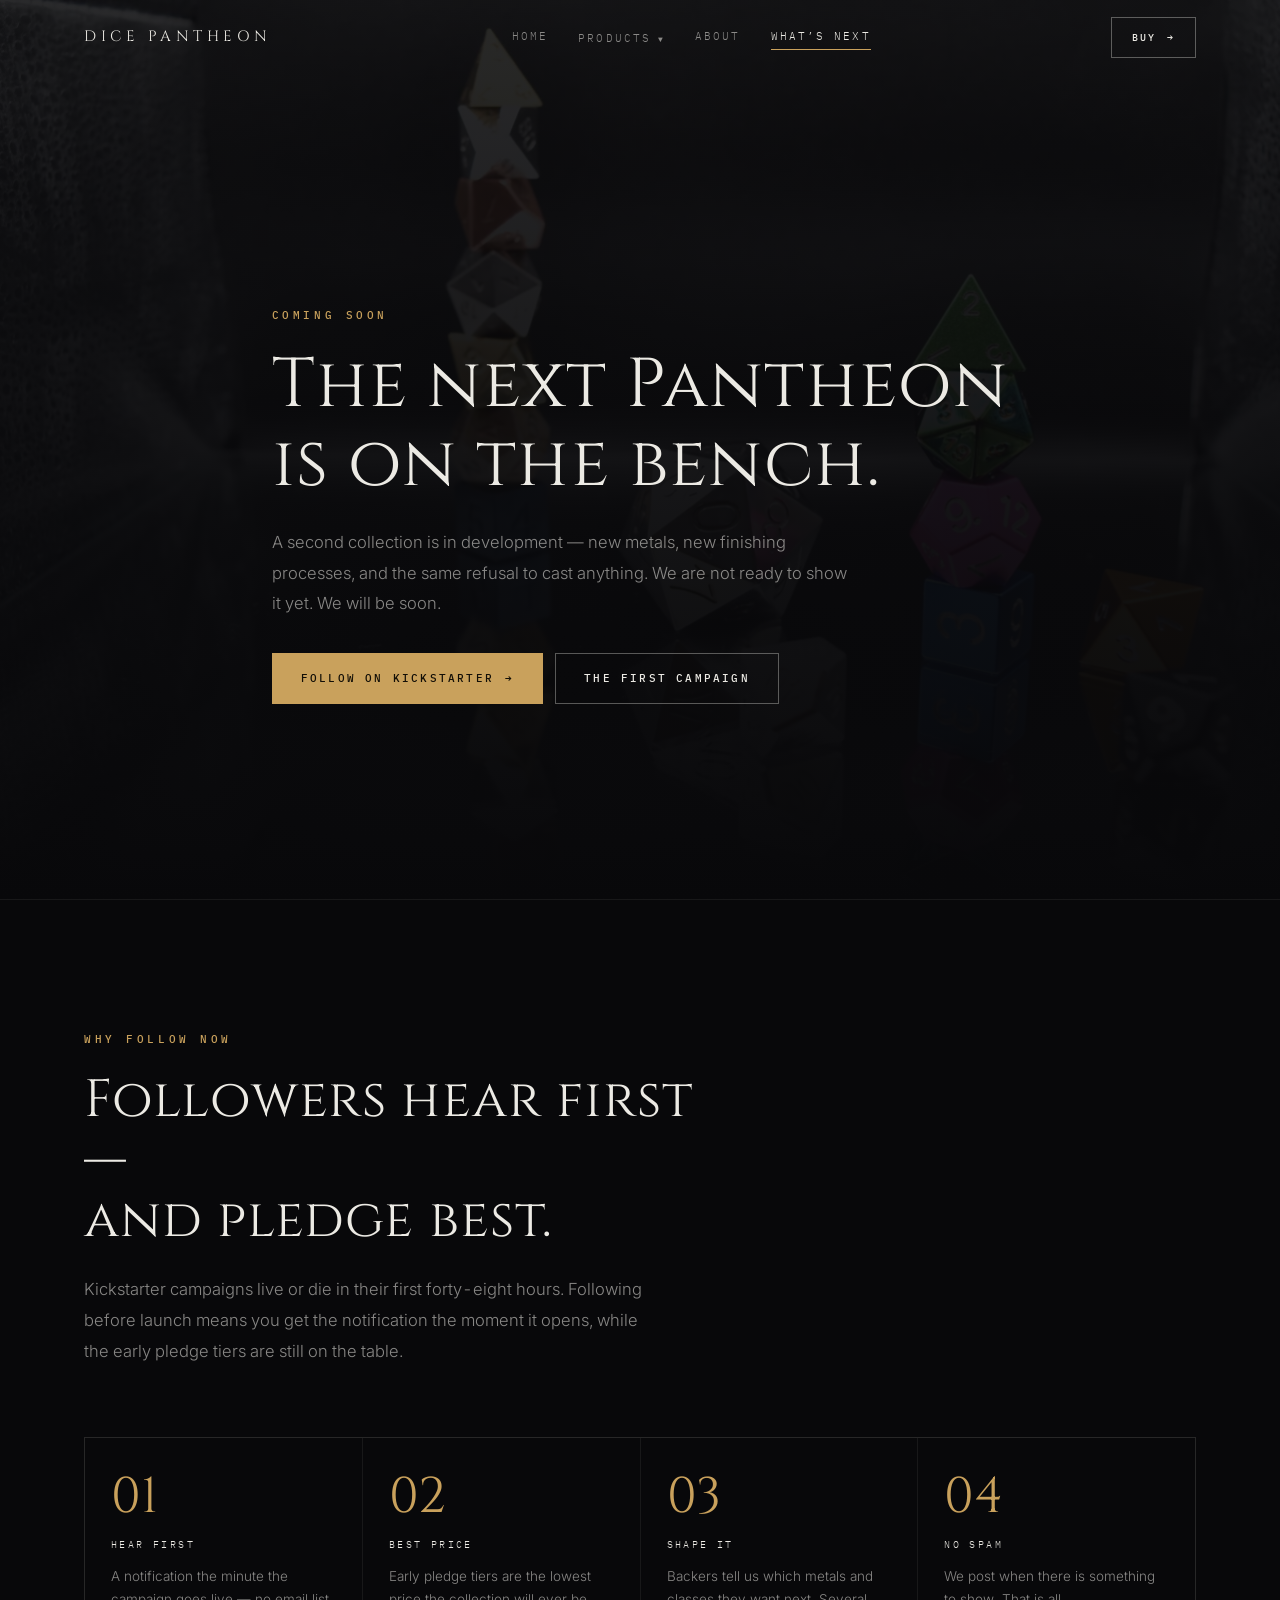
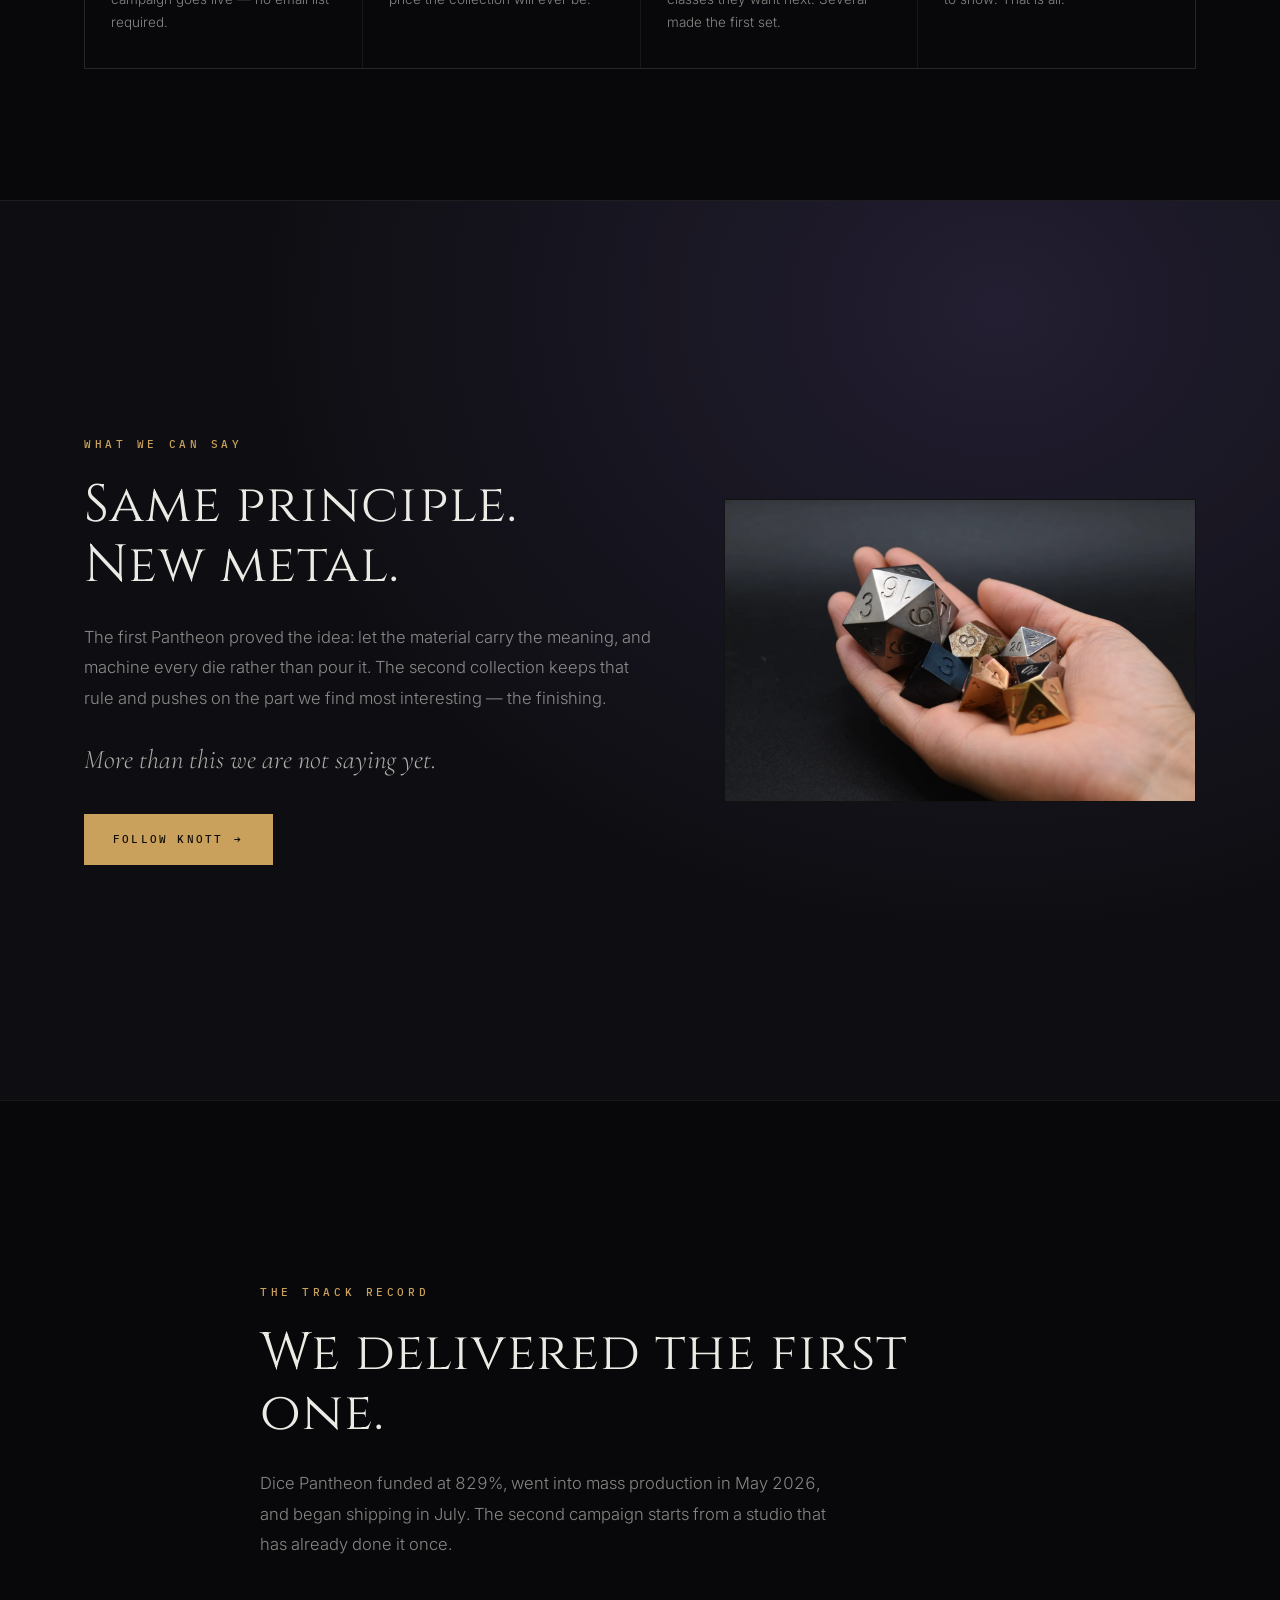
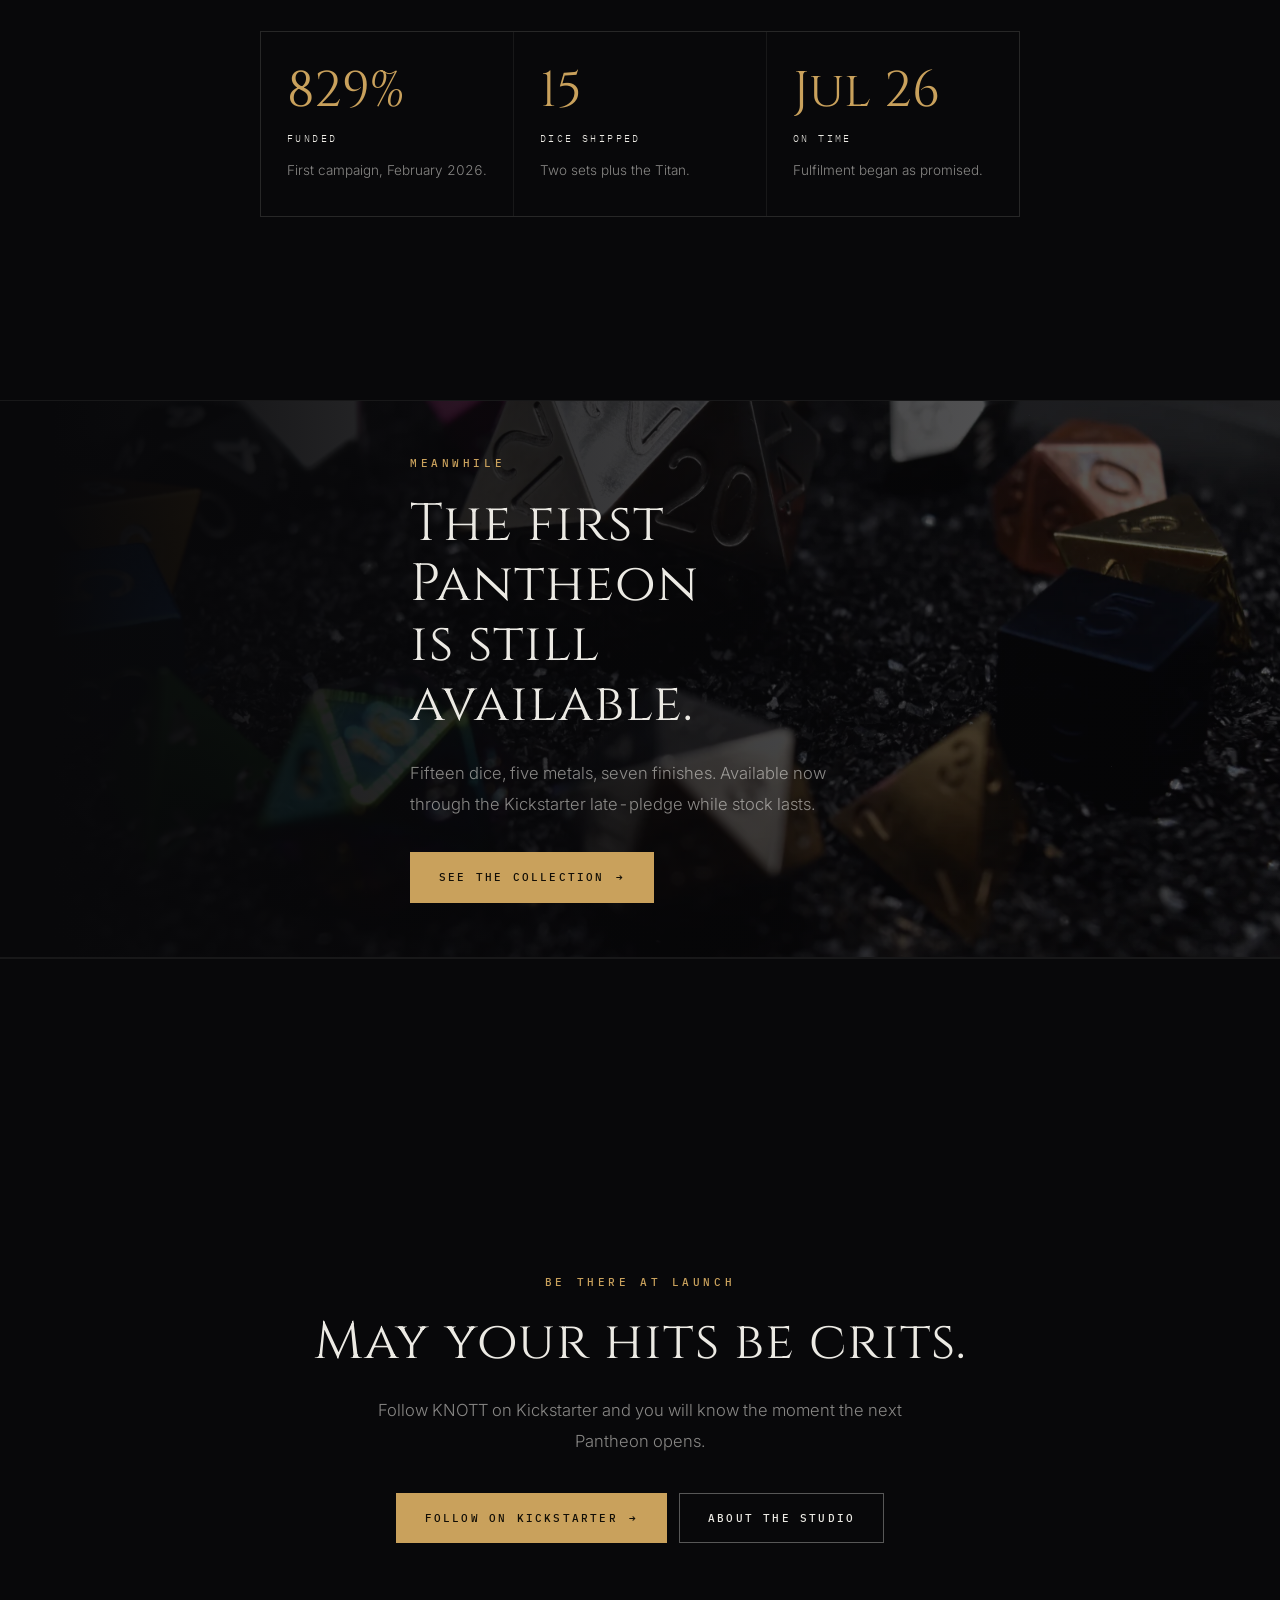
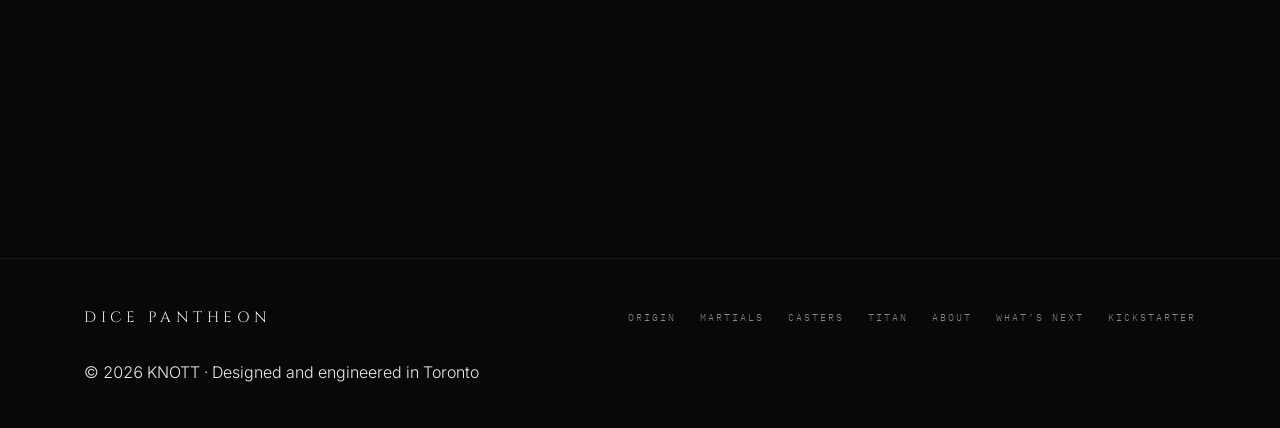
<file: next.html>
<!DOCTYPE html>
<html lang="en">
<head>
<meta charset="UTF-8"/>
<meta name="viewport" content="width=device-width, initial-scale=1.0"/>
<title>What's Next — Dice Pantheon</title>
<meta name="description" content="The second Dice Pantheon campaign is in development. Follow KNOTT on Kickstarter to hear first and pledge at the best price."/>
<meta name="color-scheme" content="dark"/>
<meta name="theme-color" content="#08080A"/>
<meta property="og:title" content="What's Next — Dice Pantheon"/>
<meta property="og:description" content="The second Pantheon is on the bench. Followers hear first."/>
<meta property="og:image" content="images/s-mirror.webp"/>
<meta property="og:type" content="website"/>
<link rel="preconnect" href="https://fonts.googleapis.com"/>
<link rel="preconnect" href="https://fonts.gstatic.com" crossorigin/>
<link href="https://fonts.googleapis.com/css2?family=Cinzel:wght@400;500;600&family=Cormorant+Garamond:ital,wght@1,300;1,400&family=Inter:wght@200;300;400;500&family=IBM+Plex+Mono:wght@400;500&display=swap" rel="stylesheet"/>
<link rel="stylesheet" href="style.css"/>
<script>(function(d){d.className+=' js';if('IntersectionObserver' in window&&!(window.matchMedia&&matchMedia('(prefers-reduced-motion: reduce)').matches)){d.className+=' rv-ready';setTimeout(function(){if(!window.__dpReady)d.className=d.className.replace(/ rv-ready/,'');},4000);}})(document.documentElement);</script>
</head>
<body>

<header class="nav" id="nav">
  <div class="wrap">
    <a href="index.html" class="brand">Dice&nbsp;Pantheon</a>
    <nav class="navlinks">
      <a href="index.html">Home</a>
      <div class="menu">
        <button type="button" aria-expanded="false" aria-haspopup="true">Products <span class="caret">&#9660;</span></button>
        <div class="menu-list">
          <a class="menu-top" href="origin.html">Dice Pantheon &middot; Origin<span>The first edition</span></a>
          <div class="menu-sub">
            <a href="martials.html">The Martials<span>$499 CAD</span></a>
            <a href="casters.html">The Casters<span>$149 CAD</span></a>
            <a href="titan.html">The Titan<span>$289 CAD</span></a>
            <a href="https://www.kickstarter.com/projects/knottx/dice-pantheon-cast-in-magic-forged-in-might" target="_blank" rel="noopener">Pantheon of Heroes<span>All fifteen &middot; $937 CAD</span></a>
          </div>
        </div>
      </div>
      <a href="about.html">About</a>
      <a href="next.html" aria-current="page">What&rsquo;s Next</a>
    </nav>
    <a class="btn" href="https://www.kickstarter.com/projects/knottx/dice-pantheon-cast-in-magic-forged-in-might" target="_blank" rel="noopener">Buy <span class="arw">&rarr;</span></a>
    <button class="mobbtn" id="mobBtn" aria-label="Menu" aria-expanded="false" aria-controls="mobMenu"><i></i></button>
  </div>
  <div class="mobmenu" id="mobMenu">
    <div class="wrap">
      <a href="index.html">Home</a>
      <a href="origin.html">Dice Pantheon &middot; Origin</a>
      <a href="martials.html" class="sub">The Martials</a>
      <a href="casters.html" class="sub">The Casters</a>
      <a href="titan.html" class="sub">The Titan</a>
      <a href="about.html">About</a>
      <a href="next.html">What&rsquo;s Next</a>
    </div>
  </div>
</header>

<main>

  <section class="masthead">
    <img class="bgimg" src="images/s-mirror.webp" alt="" aria-hidden="true" width="1600" height="900"/>
    <div class="wrap">
      <p class="eyebrow">Coming Soon</p>
      <h1>The next Pantheon<br/>is on the bench.</h1>
      <p class="lede">A second collection is in development — new metals, new finishing processes, and the same refusal to cast anything. We are not ready to show it yet. We will be soon.</p>
      <div class="acts" style="margin-top:34px;">
        <a class="btn solid" href="https://www.kickstarter.com/profile/knottx" target="_blank" rel="noopener">Follow on Kickstarter <span class="arw">&rarr;</span></a>
        <a class="btn" href="https://www.kickstarter.com/projects/knottx/dice-pantheon-cast-in-magic-forged-in-might" target="_blank" rel="noopener">The First Campaign</a>
      </div>
    </div>
  </section>

  <!-- ============ WHY FOLLOW ============ -->
  <section class="sec">
    <div class="wrap">
      <div class="sec-head rv">
        <p class="eyebrow">Why Follow Now</p>
        <h2>Followers hear first —<br/>and pledge best.</h2>
        <p class="lede">Kickstarter campaigns live or die in their first forty-eight hours. Following before launch means you get the notification the moment it opens, while the early pledge tiers are still on the table.</p>
      </div>
      <div class="pillars rv">
        <div class="pillar"><div class="n">01</div><div class="t">Hear First</div><p>A notification the minute the campaign goes live — no email list required.</p></div>
        <div class="pillar"><div class="n">02</div><div class="t">Best Price</div><p>Early pledge tiers are the lowest price the collection will ever be.</p></div>
        <div class="pillar"><div class="n">03</div><div class="t">Shape It</div><p>Backers tell us which metals and classes they want next. Several made the first set.</p></div>
        <div class="pillar"><div class="n">04</div><div class="t">No Spam</div><p>We post when there is something to show. That is all.</p></div>
      </div>
    </div>
  </section>

  <!-- ============ WHAT WE CAN SAY ============ -->
  <section class="sec band arcane">
    <div class="wrap">
      <div class="next-grid">
        <div class="rv">
          <p class="eyebrow">What We Can Say</p>
          <h2 style="margin:22px 0 26px;">Same principle.<br/>New metal.</h2>
          <p class="lede">The first Pantheon proved the idea: let the material carry the meaning, and machine every die rather than pour it. The second collection keeps that rule and pushes on the part we find most interesting — the finishing.</p>
          <p class="quiet" style="margin-top:26px;">More than this we are not saying yet.</p>
          <div class="acts" style="margin-top:34px;">
            <a class="btn solid" href="https://www.kickstarter.com/profile/knottx" target="_blank" rel="noopener">Follow KNOTT <span class="arw">&rarr;</span></a>
          </div>
        </div>
        <div class="rv">
          <div class="shot wipe"><img src="images/s-hands2.webp" alt="The finished Martials set resting in a hand." loading="lazy" width="1600" height="900"/></div>
        </div>
      </div>
    </div>
  </section>

  <!-- ============ TRACK RECORD ============ -->
  <section class="sec band">
    <div class="wrap">
      <div class="sec-head rv">
        <p class="eyebrow">The Track Record</p>
        <h2>We delivered the first one.</h2>
        <p class="lede">Dice Pantheon funded at 829%, went into mass production in May 2026, and began shipping in July. The second campaign starts from a studio that has already done it once.</p>
      </div>
      <div class="pillars three rv">
        <div class="pillar"><div class="n">829%</div><div class="t">Funded</div><p>First campaign, February 2026.</p></div>
        <div class="pillar"><div class="n">15</div><div class="t">Dice Shipped</div><p>Two sets plus the Titan.</p></div>
        <div class="pillar"><div class="n">Jul 26</div><div class="t">On Time</div><p>Fulfilment began as promised.</p></div>
      </div>
    </div>
  </section>

  <!-- ============ MEANWHILE ============ -->
  <section class="band-img">
    <img src="images/s-group.webp" alt="The complete Dice Pantheon collection on black grit." loading="lazy" width="1600" height="900"/>
    <div class="wrap">
      <div class="inner rv">
        <p class="eyebrow">Meanwhile</p>
        <h2 style="margin:22px 0 24px;">The first Pantheon<br/>is still available.</h2>
        <p class="lede">Fifteen dice, five metals, seven finishes. Available now through the Kickstarter late-pledge while stock lasts.</p>
        <div class="acts" style="margin-top:32px;">
          <a class="btn solid" href="martials.html">See the Collection <span class="arw">&rarr;</span></a>
        </div>
      </div>
    </div>
  </section>

  <section class="close">
    <div class="wrap">
      <p class="eyebrow rv">Be There at Launch</p>
      <h2 class="rv" style="margin:22px 0 22px;">May your hits be crits.</h2>
      <p class="lede rv">Follow KNOTT on Kickstarter and you will know the moment the next Pantheon opens.</p>
      <div class="acts rv">
        <a class="btn solid" href="https://www.kickstarter.com/profile/knottx" target="_blank" rel="noopener">Follow on Kickstarter <span class="arw">&rarr;</span></a>
        <a class="btn" href="about.html">About the Studio</a>
      </div>
    </div>
  </section>

</main>

<footer>
  <div class="wrap foot">
    <a href="index.html" class="brand">Dice&nbsp;Pantheon</a>
    <nav class="footlinks">
      <a href="origin.html">Origin</a>
      <a href="martials.html">Martials</a>
      <a href="casters.html">Casters</a>
      <a href="titan.html">Titan</a>
      <a href="about.html">About</a>
      <a href="next.html">What&rsquo;s Next</a>
      <a href="https://www.kickstarter.com/projects/knottx/dice-pantheon-cast-in-magic-forged-in-might" target="_blank" rel="noopener">Kickstarter</a>
    </nav>
  </div>
  <div class="wrap" style="margin-top:28px;">
    <p class="small">© 2026 KNOTT · Designed and engineered in Toronto</p>
  </div>
</footer>

<script src="app.js"></script>
</body>
</html>
</file>
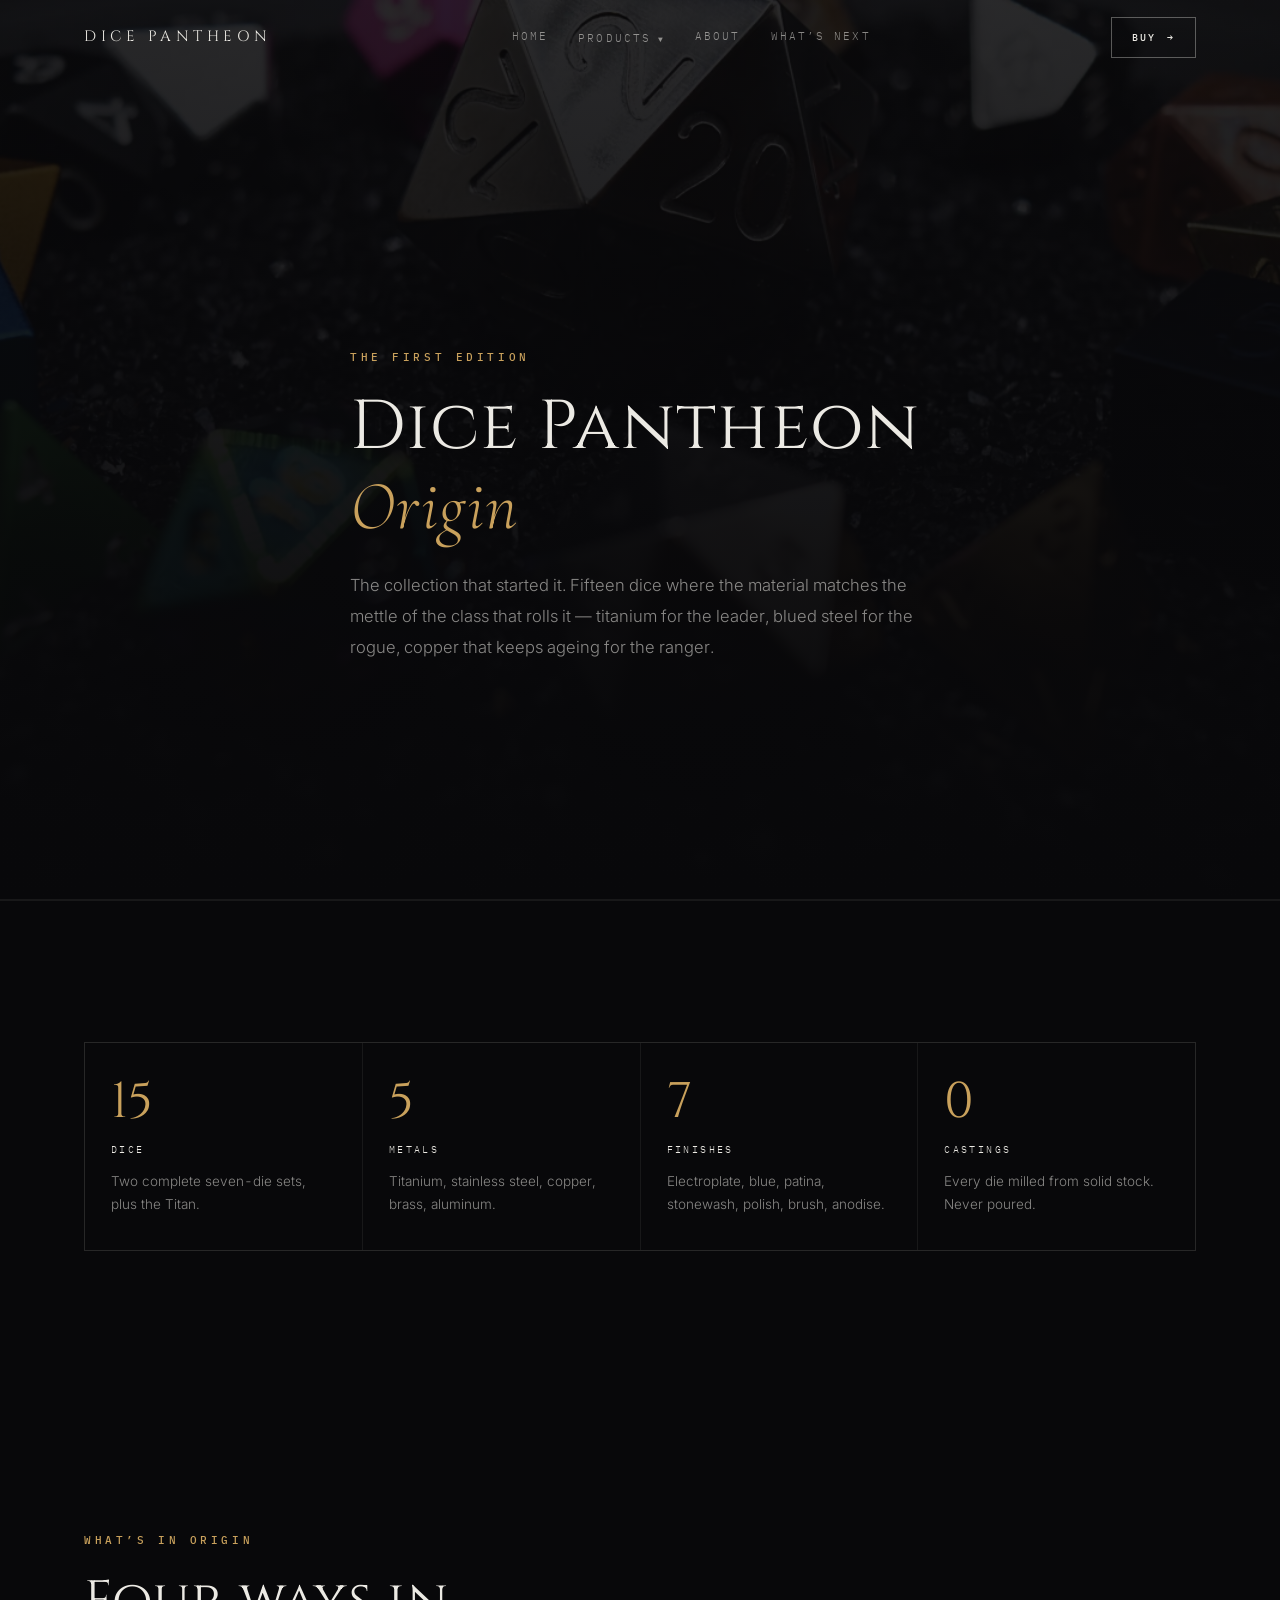
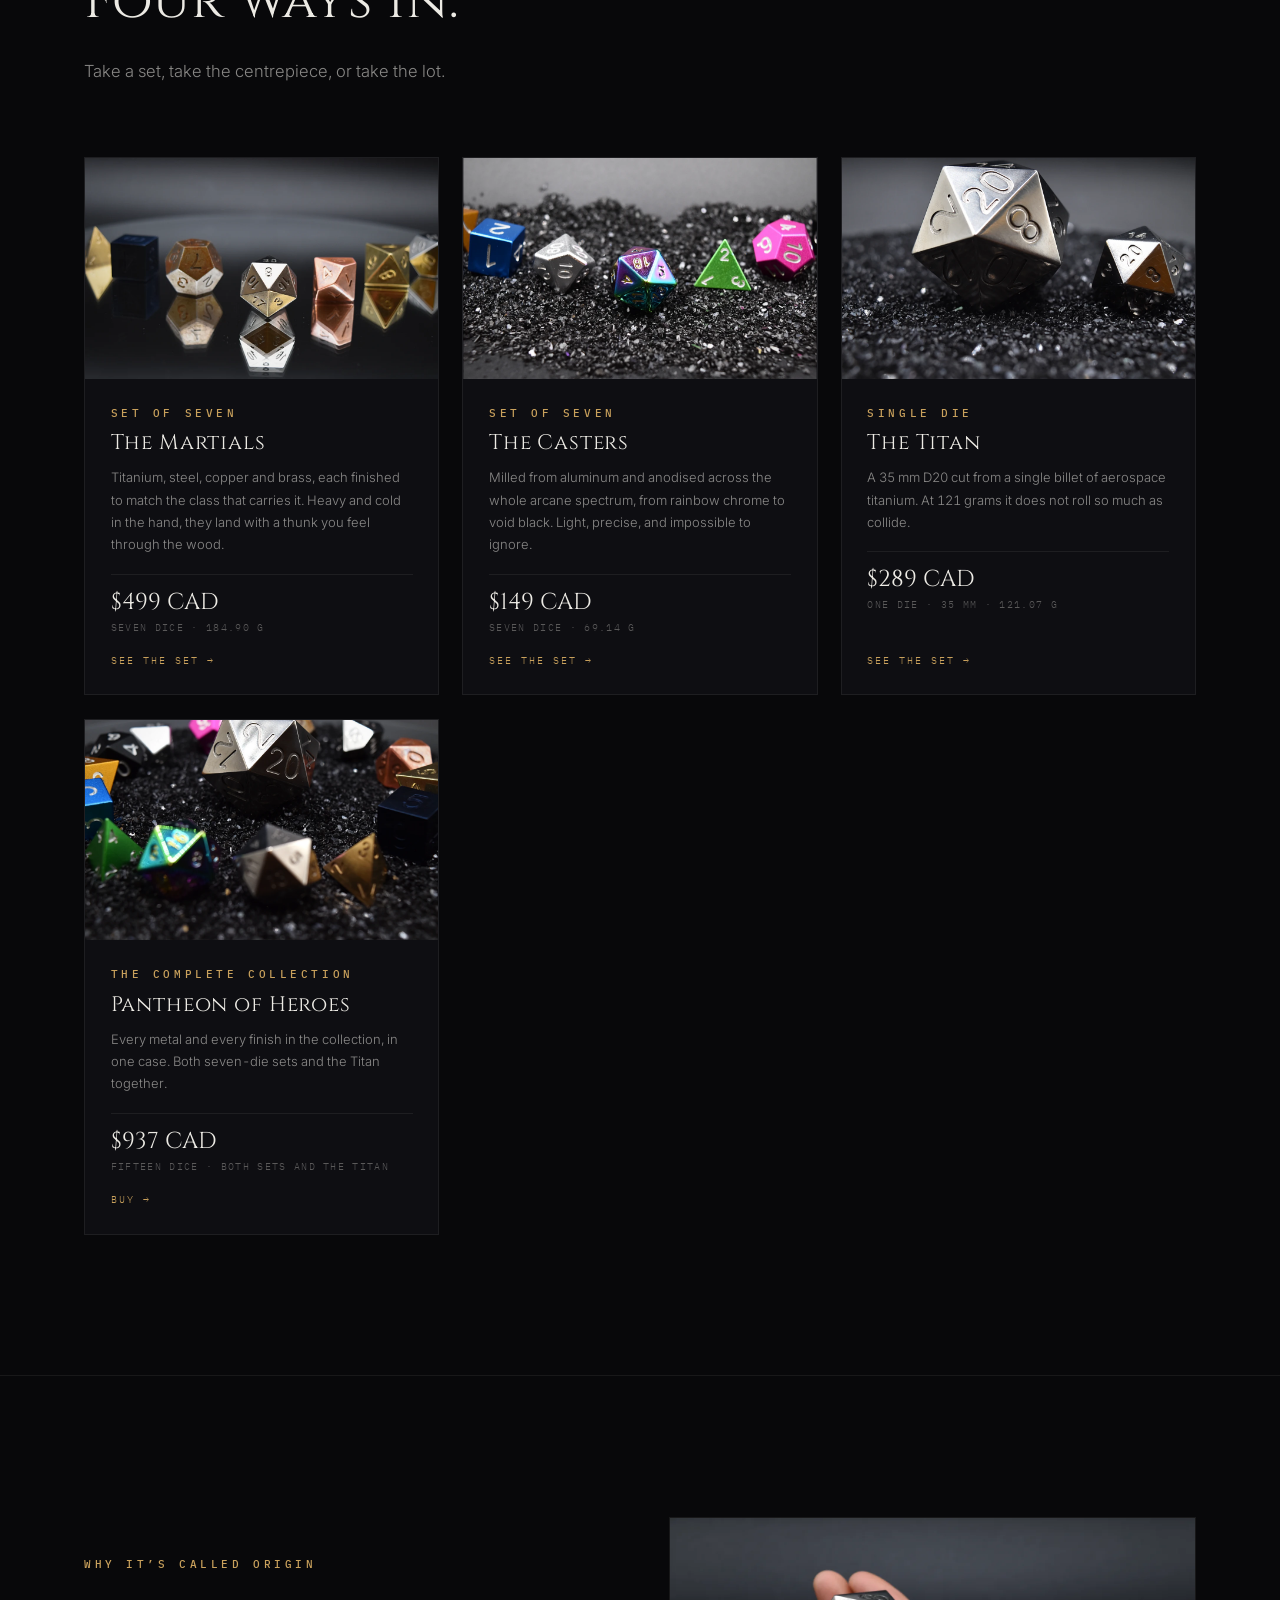
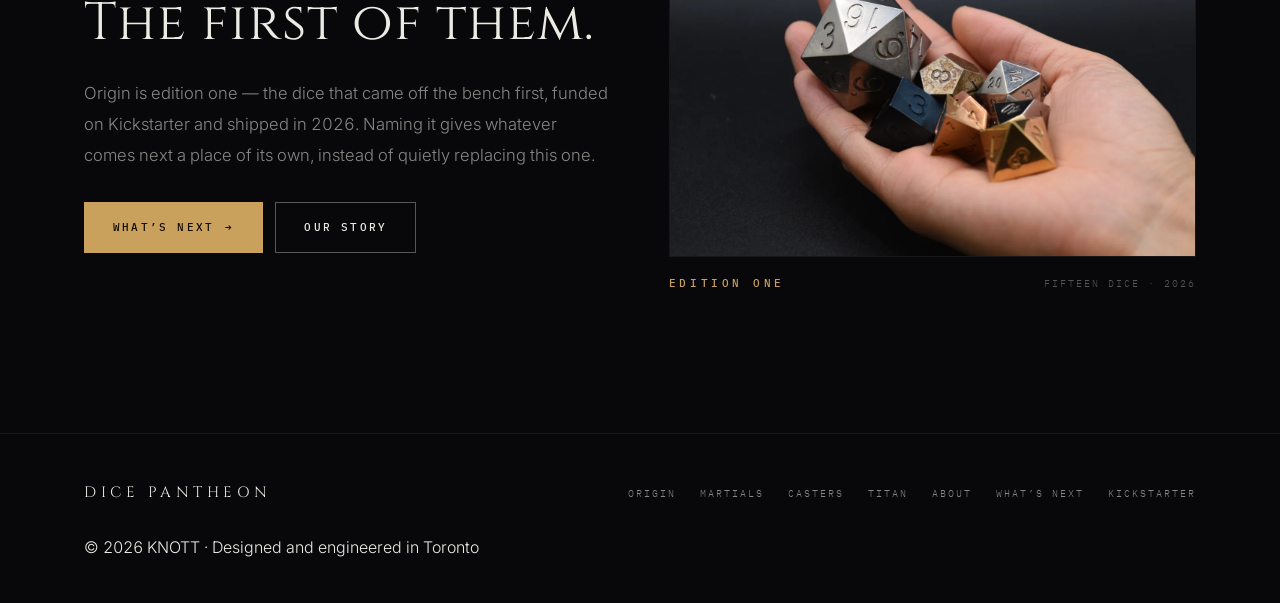
<file: origin.html>
<!DOCTYPE html>
<html lang="en">
<head>
<meta charset="UTF-8"/>
<meta name="viewport" content="width=device-width, initial-scale=1.0"/>
<title>Dice Pantheon &middot; Origin &mdash; The First Edition</title>
<meta name="description" content="Origin is the first edition of Dice Pantheon: fifteen dice, five metals, seven finishing processes. Two complete sets and the Titan, machined from solid stock and never cast."/>
<meta name="color-scheme" content="dark"/>
<meta name="theme-color" content="#08080A"/>
<meta property="og:title" content="Dice Pantheon &middot; Origin"/>
<meta property="og:description" content="The first edition: fifteen dice, five metals, seven finishes. Machined, never cast."/>
<meta property="og:image" content="images/card-pantheon.webp"/>
<meta property="og:type" content="website"/>
<link rel="preconnect" href="https://fonts.googleapis.com"/>
<link rel="preconnect" href="https://fonts.gstatic.com" crossorigin/>
<link href="https://fonts.googleapis.com/css2?family=Cinzel:wght@400;500;600&family=Cormorant+Garamond:ital,wght@1,300;1,400&family=Inter:wght@200;300;400;500&family=IBM+Plex+Mono:wght@400;500&display=swap" rel="stylesheet"/>
<link rel="stylesheet" href="style.css"/>
<script>(function(d){d.className+=' js';if('IntersectionObserver' in window&&!(window.matchMedia&&matchMedia('(prefers-reduced-motion: reduce)').matches)){d.className+=' rv-ready';setTimeout(function(){if(!window.__dpReady)d.className=d.className.replace(/ rv-ready/,'');},4000);}})(document.documentElement);</script>
</head>
<body>

<header class="nav" id="nav">
  <div class="wrap">
    <a href="index.html" class="brand">Dice&nbsp;Pantheon</a>
    <nav class="navlinks">
      <a href="index.html">Home</a>
      <div class="menu">
        <button type="button" aria-expanded="false" aria-haspopup="true" aria-current="page">Products <span class="caret">&#9660;</span></button>
        <div class="menu-list">
          <a class="menu-top" href="origin.html" aria-current="page">Dice Pantheon &middot; Origin<span>The first edition</span></a>
          <div class="menu-sub">
            <a href="martials.html">The Martials<span>$499 CAD</span></a>
            <a href="casters.html">The Casters<span>$149 CAD</span></a>
            <a href="titan.html">The Titan<span>$289 CAD</span></a>
            <a href="https://www.kickstarter.com/projects/knottx/dice-pantheon-cast-in-magic-forged-in-might" target="_blank" rel="noopener">Pantheon of Heroes<span>All fifteen &middot; $937 CAD</span></a>
          </div>
        </div>
      </div>
      <a href="about.html">About</a>
      <a href="next.html">What&rsquo;s Next</a>
    </nav>
    <a class="btn" href="https://www.kickstarter.com/projects/knottx/dice-pantheon-cast-in-magic-forged-in-might" target="_blank" rel="noopener">Buy <span class="arw">&rarr;</span></a>
    <button class="mobbtn" id="mobBtn" aria-label="Menu" aria-expanded="false" aria-controls="mobMenu"><i></i></button>
  </div>
  <div class="mobmenu" id="mobMenu">
    <div class="wrap">
      <a href="index.html">Home</a>
      <a href="origin.html">Dice Pantheon &middot; Origin</a>
      <a href="martials.html" class="sub">The Martials</a>
      <a href="casters.html" class="sub">The Casters</a>
      <a href="titan.html" class="sub">The Titan</a>
      <a href="about.html">About</a>
      <a href="next.html">What&rsquo;s Next</a>
    </div>
  </div>
</header>

<main>

  <section class="masthead">
    <img class="bgimg" src="images/card-pantheon.webp" alt="" aria-hidden="true" width="1200" height="750"/>
    <div class="wrap">
      <p class="eyebrow">The First Edition</p>
      <h1>Dice Pantheon<br/><span class="orig">Origin</span></h1>
      <p class="lede">The collection that started it. Fifteen dice where the material matches the mettle of the class that rolls it &mdash; titanium for the leader, blued steel for the rogue, copper that keeps ageing for the ranger.</p>
    </div>
  </section>

  <section class="sec band auto-h">
    <div class="wrap">
      <div class="pillars rv">
        <div class="pillar"><div class="n">15</div><div class="t">Dice</div><p>Two complete seven-die sets, plus the Titan.</p></div>
        <div class="pillar"><div class="n">5</div><div class="t">Metals</div><p>Titanium, stainless steel, copper, brass, aluminum.</p></div>
        <div class="pillar"><div class="n">7</div><div class="t">Finishes</div><p>Electroplate, blue, patina, stonewash, polish, brush, anodise.</p></div>
        <div class="pillar"><div class="n">0</div><div class="t">Castings</div><p>Every die milled from solid stock. Never poured.</p></div>
      </div>
    </div>
  </section>

  <section class="sec auto-h" id="collection">
    <div class="wrap">
      <div class="sec-head rv">
        <p class="eyebrow">What&rsquo;s In Origin</p>
        <h2>Four ways in.</h2>
        <p class="lede">Take a set, take the centrepiece, or take the lot.</p>
      </div>
      <div class="pgrid">
        <a class="pcard rv" href="martials.html">
          <div class="pcard-shot wipe"><img src="images/card-martials.webp" alt="The seven Martials dice on a dark reflective surface."  decoding="async" width="1200" height="750"/></div>
          <div class="pcard-body">
            <span class="eyebrow">Set of seven</span>
            <h3>The Martials</h3>
            <p>Titanium, steel, copper and brass, each finished to match the class that carries it. Heavy and cold in the hand, they land with a thunk you feel through the wood.</p>
            <span class="pcard-foot">
              <span class="price">$499 CAD</span>
              <span class="count">Seven dice &middot; 184.90 g</span>
            </span>
            <span class="go">See the set &rarr;</span>
          </div>
        </a>
        <a class="pcard rv" href="casters.html">
          <div class="pcard-shot wipe"><img src="images/card-casters.webp" alt="The seven Casters dice laid out on black grit."  decoding="async" width="1200" height="750"/></div>
          <div class="pcard-body">
            <span class="eyebrow">Set of seven</span>
            <h3>The Casters</h3>
            <p>Milled from aluminum and anodised across the whole arcane spectrum, from rainbow chrome to void black. Light, precise, and impossible to ignore.</p>
            <span class="pcard-foot">
              <span class="price">$149 CAD</span>
              <span class="count">Seven dice &middot; 69.14 g</span>
            </span>
            <span class="go">See the set &rarr;</span>
          </div>
        </a>
        <a class="pcard rv" href="titan.html">
          <div class="pcard-shot wipe"><img src="images/card-titan.webp" alt="The 35mm titanium Titan beside a standard D20."  decoding="async" width="1200" height="750"/></div>
          <div class="pcard-body">
            <span class="eyebrow">Single die</span>
            <h3>The Titan</h3>
            <p>A 35 mm D20 cut from a single billet of aerospace titanium. At 121 grams it does not roll so much as collide.</p>
            <span class="pcard-foot">
              <span class="price">$289 CAD</span>
              <span class="count">One die &middot; 35 mm &middot; 121.07 g</span>
            </span>
            <span class="go">See the set &rarr;</span>
          </div>
        </a>
        <a class="pcard rv" href="https://www.kickstarter.com/projects/knottx/dice-pantheon-cast-in-magic-forged-in-might" target="_blank" rel="noopener">
          <div class="pcard-shot wipe"><img src="images/card-pantheon.webp" alt="All fifteen dice of the Pantheon on black grit."  decoding="async" width="1200" height="750"/></div>
          <div class="pcard-body">
            <span class="eyebrow">The complete collection</span>
            <h3>Pantheon of Heroes</h3>
            <p>Every metal and every finish in the collection, in one case. Both seven-die sets and the Titan together.</p>
            <span class="pcard-foot">
              <span class="price">$937 CAD</span>
              <span class="count">Fifteen dice &middot; both sets and the Titan</span>
            </span>
            <span class="go">Buy &rarr;</span>
          </div>
        </a>
      </div>
    </div>
  </section>

  <section class="sec band auto-h">
    <div class="wrap">
      <div class="aboutus">
        <div class="rv">
          <p class="eyebrow">Why It&rsquo;s Called Origin</p>
          <h2 style="margin:20px 0 24px;">The first of them.</h2>
          <p class="lede">Origin is edition one &mdash; the dice that came off the bench first, funded on Kickstarter and shipped in 2026. Naming it gives whatever comes next a place of its own, instead of quietly replacing this one.</p>
          <div class="acts" style="margin-top:32px;">
            <a class="btn solid" href="next.html">What&rsquo;s Next <span class="arw">&rarr;</span></a>
            <a class="btn" href="about.html">Our Story</a>
          </div>
        </div>
        <div class="rv wipe">
          <figure class="plate-fig" style="max-width:none;padding:0;margin:0;">
            <img src="images/s-hands2.webp" alt="The finished Martials set resting in a hand." loading="lazy" width="1400" height="900"/>
            <figcaption><span class="eyebrow">Edition One</span><span>Fifteen dice &middot; 2026</span></figcaption>
          </figure>
        </div>
      </div>
    </div>
  </section>

</main>

<footer>
  <div class="wrap foot">
    <a href="index.html" class="brand">Dice&nbsp;Pantheon</a>
    <nav class="footlinks">
      <a href="origin.html">Origin</a>
      <a href="martials.html">Martials</a>
      <a href="casters.html">Casters</a>
      <a href="titan.html">Titan</a>
      <a href="about.html">About</a>
      <a href="next.html">What&rsquo;s Next</a>
      <a href="https://www.kickstarter.com/projects/knottx/dice-pantheon-cast-in-magic-forged-in-might" target="_blank" rel="noopener">Kickstarter</a>
    </nav>
  </div>
  <div class="wrap" style="margin-top:28px;">
    <p class="small">&copy; 2026 KNOTT &middot; Designed and engineered in Toronto</p>
  </div>
</footer>

<script src="app.js"></script>
</body>
</html>
</file>
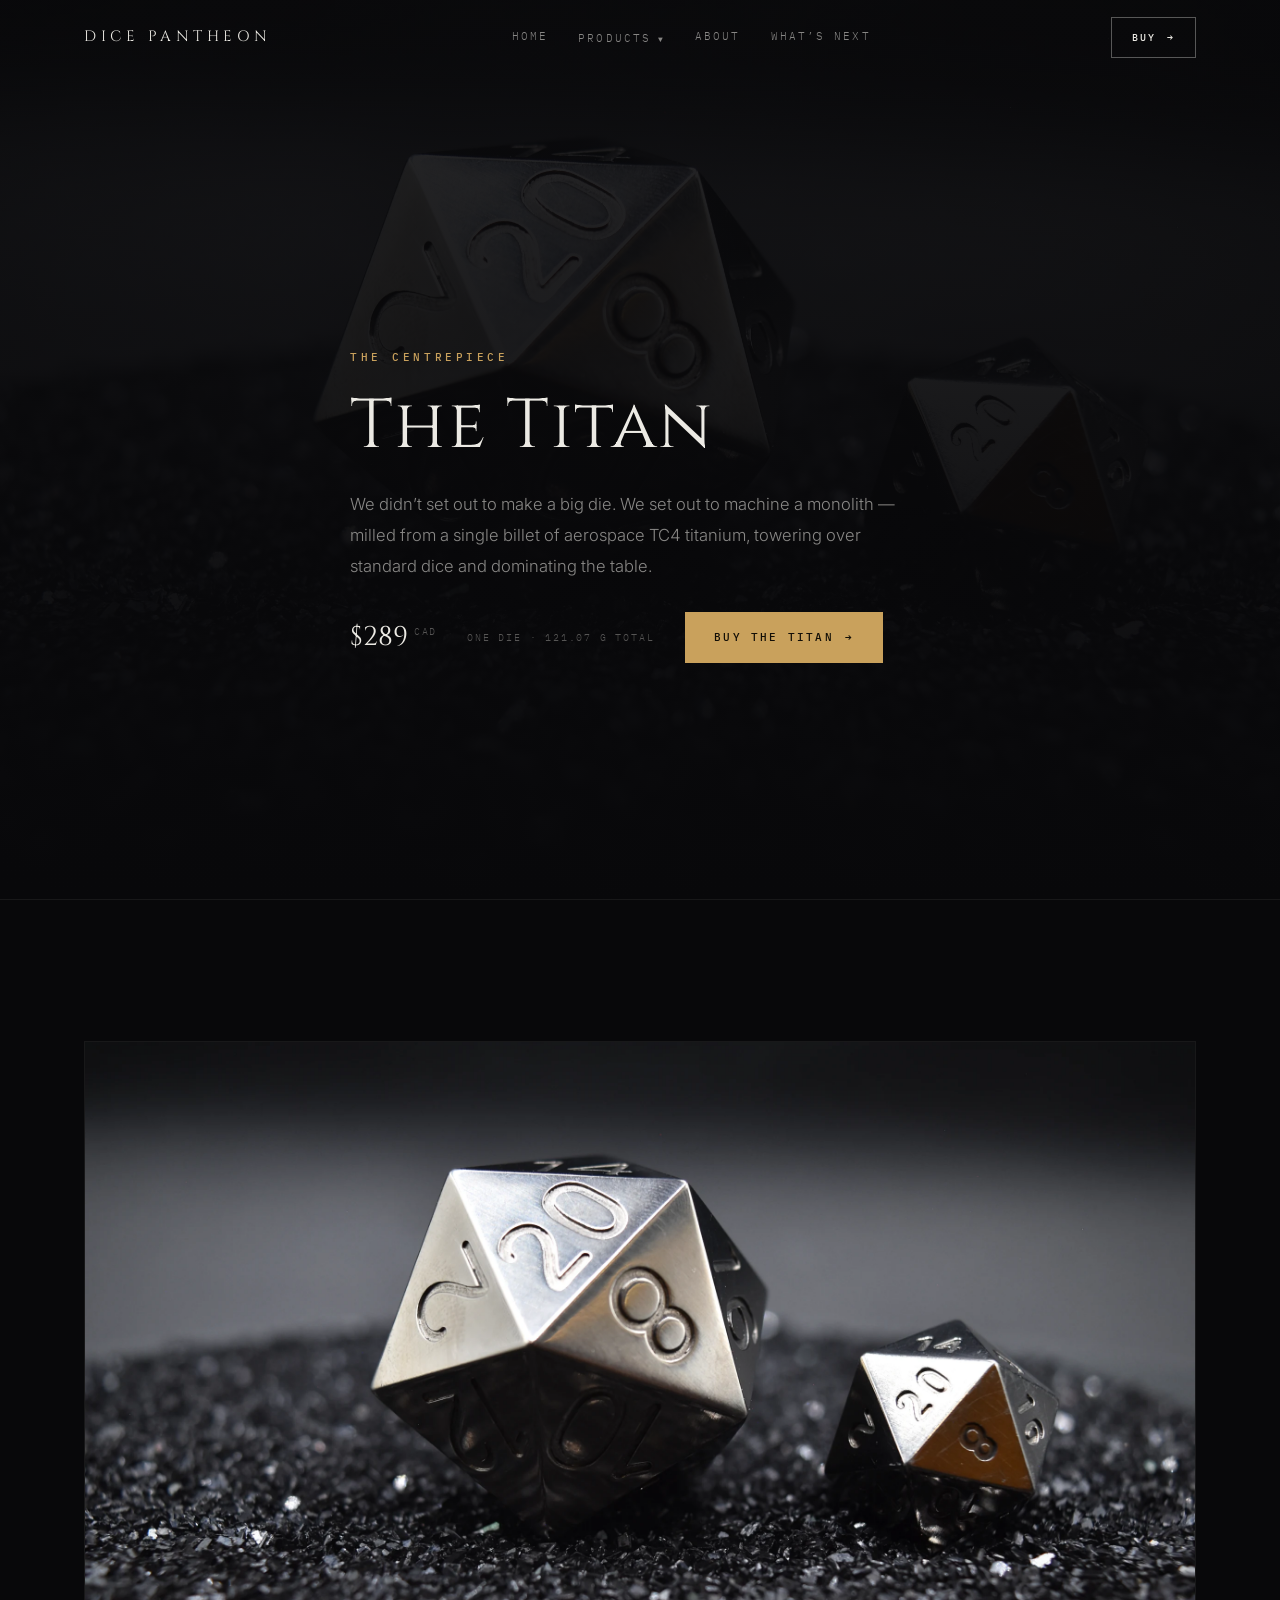
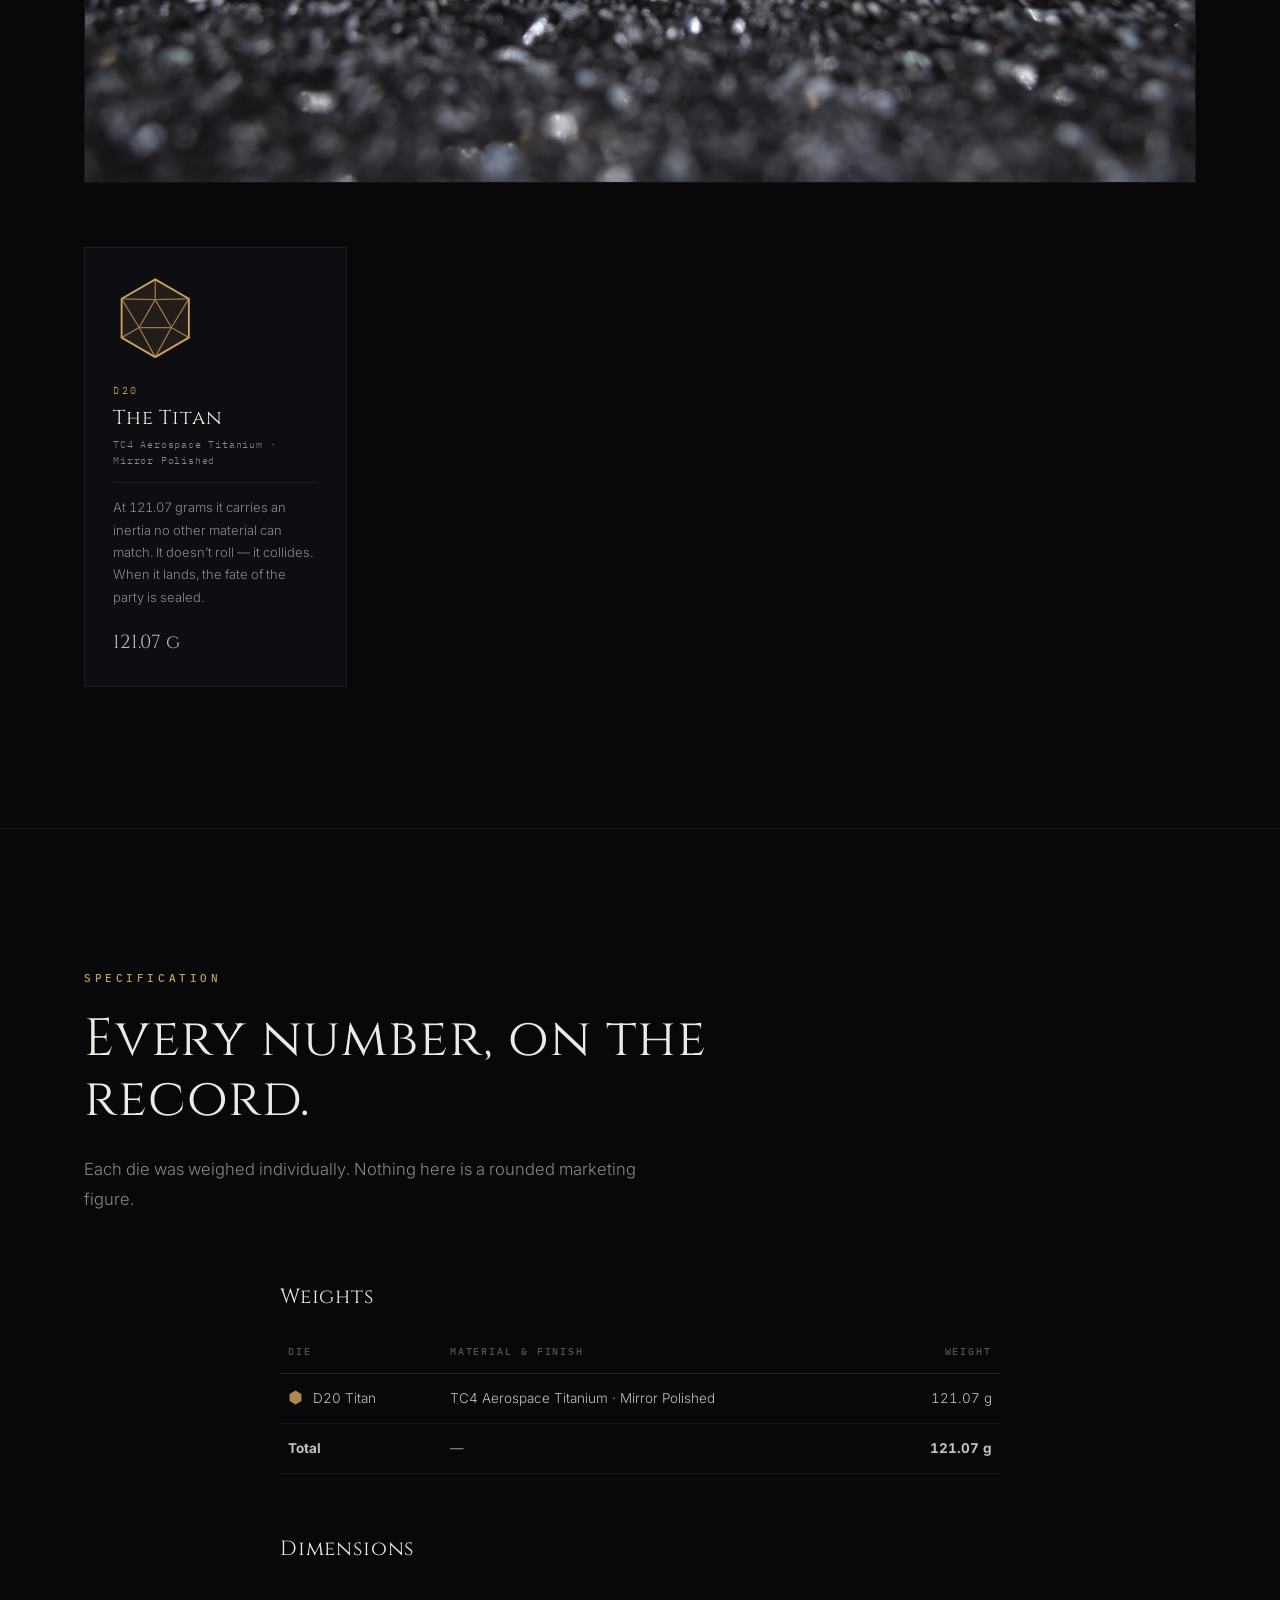
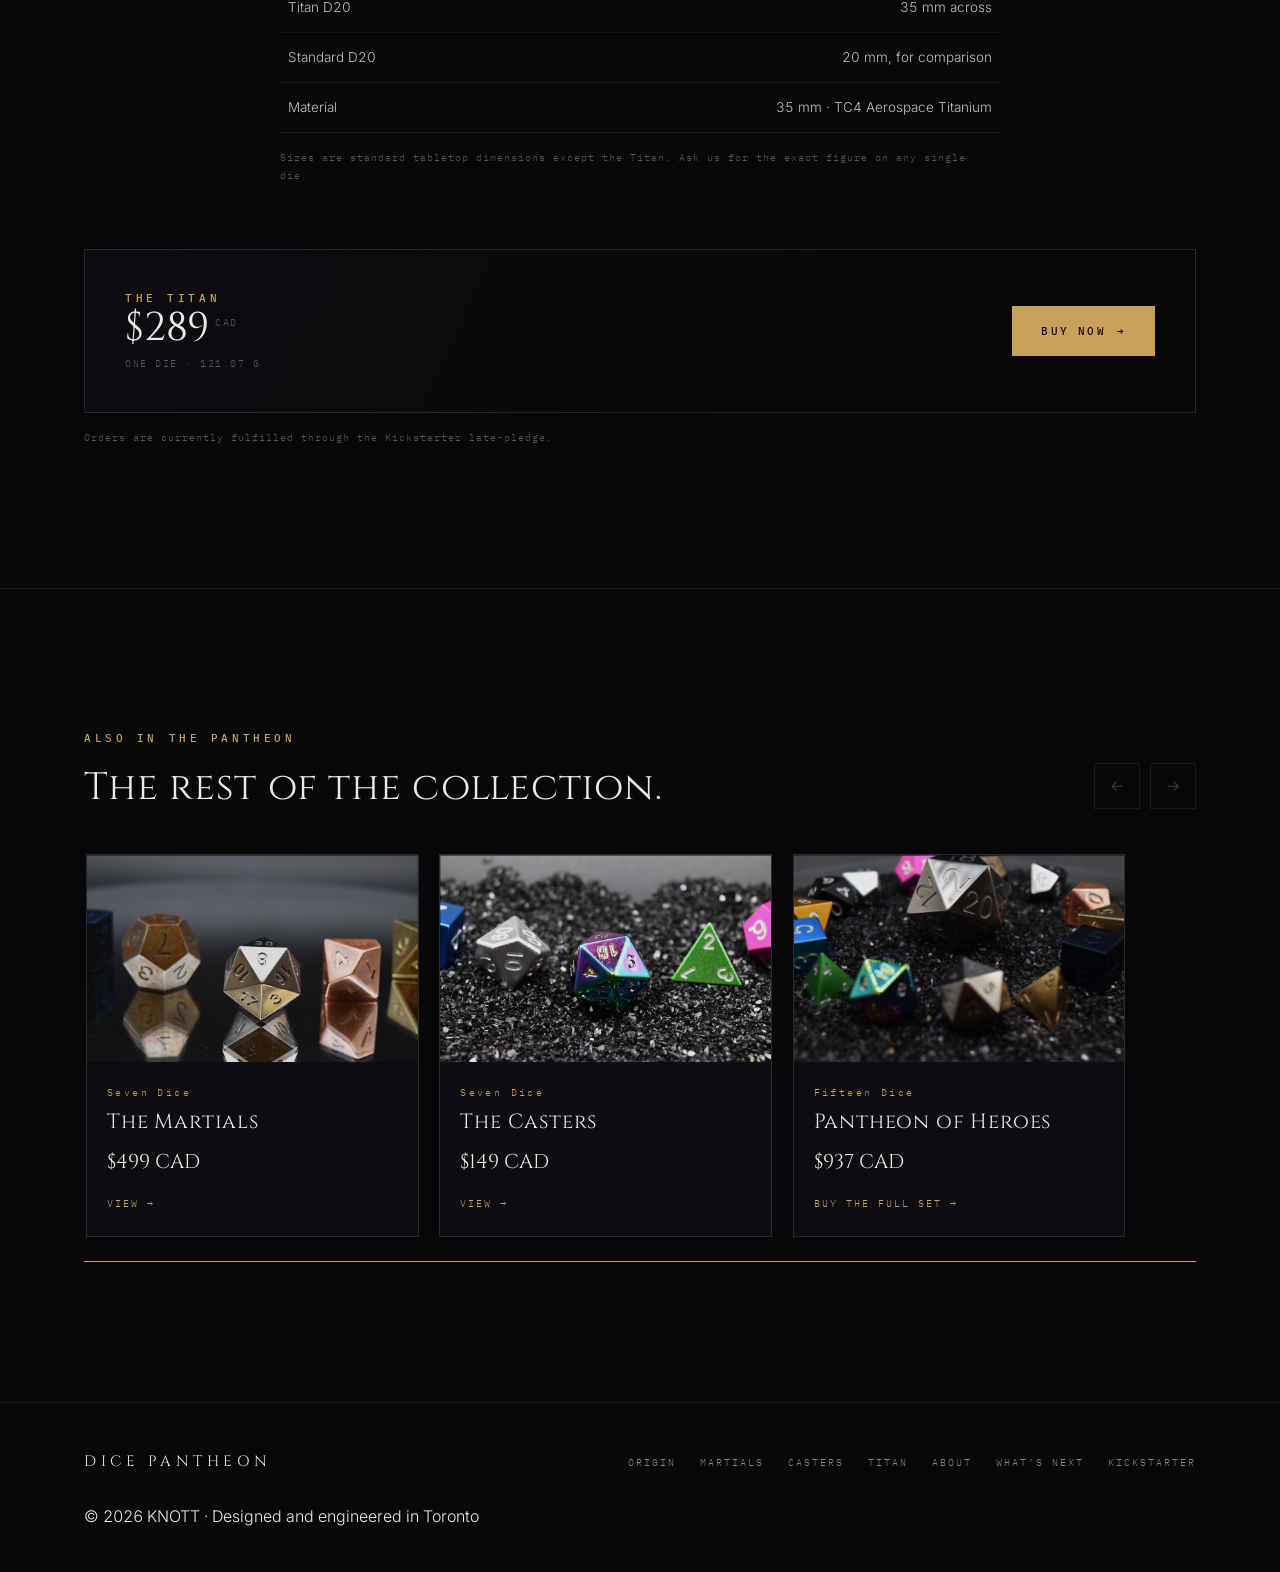
<file: titan.html>
<!DOCTYPE html>
<html lang="en">
<head>
<meta charset="UTF-8"/>
<meta name="viewport" content="width=device-width, initial-scale=1.0"/>
<title>The Titan &mdash; Dice Pantheon</title>
<meta name="description" content="The Titan — one die, 35 mm · TC4 Aerospace Titanium. Machined from solid metal, never cast. $289 CAD."/>
<meta name="color-scheme" content="dark"/>
<meta name="theme-color" content="#08080A"/>
<meta property="og:title" content="The Titan &mdash; Dice Pantheon"/>
<meta property="og:description" content="The Titan — one die, 35 mm · TC4 Aerospace Titanium. Machined from solid metal, never cast. $289 CAD."/>
<meta property="og:image" content="images/hero-titan.webp"/>
<meta property="og:type" content="website"/>
<link rel="preconnect" href="https://fonts.googleapis.com"/>
<link rel="preconnect" href="https://fonts.gstatic.com" crossorigin/>
<link href="https://fonts.googleapis.com/css2?family=Cinzel:wght@400;500;600&family=Cormorant+Garamond:ital,wght@1,300;1,400&family=Inter:wght@200;300;400;500&family=IBM+Plex+Mono:wght@400;500&display=swap" rel="stylesheet"/>
<link rel="stylesheet" href="style.css"/>
<script>(function(d){d.className+=' js';if('IntersectionObserver' in window&&!(window.matchMedia&&matchMedia('(prefers-reduced-motion: reduce)').matches)){d.className+=' rv-ready';setTimeout(function(){if(!window.__dpReady)d.className=d.className.replace(/ rv-ready/,'');},4000);}})(document.documentElement);</script>
</head>
<body>

<header class="nav" id="nav">
  <div class="wrap">
    <a href="index.html" class="brand">Dice&nbsp;Pantheon</a>
    <nav class="navlinks">
      <a href="index.html">Home</a>
      <div class="menu">
        <button type="button" aria-expanded="false" aria-haspopup="true" aria-current="page">Products <span class="caret">&#9660;</span></button>
        <div class="menu-list">
          <a class="menu-top" href="origin.html">Dice Pantheon &middot; Origin<span>The first edition</span></a>
          <div class="menu-sub">
            <a href="martials.html">The Martials<span>$499 CAD</span></a>
            <a href="casters.html">The Casters<span>$149 CAD</span></a>
            <a href="titan.html" aria-current="page">The Titan<span>$289 CAD</span></a>
            <a href="https://www.kickstarter.com/projects/knottx/dice-pantheon-cast-in-magic-forged-in-might" target="_blank" rel="noopener">Pantheon of Heroes<span>All fifteen &middot; $937 CAD</span></a>
          </div>
        </div>
      </div>
      <a href="about.html">About</a>
      <a href="next.html">What&rsquo;s Next</a>
    </nav>
    <a class="btn" href="https://www.kickstarter.com/projects/knottx/dice-pantheon-cast-in-magic-forged-in-might" target="_blank" rel="noopener">Buy <span class="arw">&rarr;</span></a>
    <button class="mobbtn" id="mobBtn" aria-label="Menu" aria-expanded="false" aria-controls="mobMenu"><i></i></button>
  </div>
  <div class="mobmenu" id="mobMenu">
    <div class="wrap">
      <a href="index.html">Home</a>
      <a href="origin.html">Dice Pantheon &middot; Origin</a>
      <a href="martials.html" class="sub">The Martials</a>
      <a href="casters.html" class="sub">The Casters</a>
      <a href="titan.html" class="sub">The Titan</a>
      <a href="about.html">About</a>
      <a href="next.html">What&rsquo;s Next</a>
    </div>
  </div>
</header>

<main>

  <section class="masthead">
    <img class="bgimg" src="images/hero-titan.webp" alt="" aria-hidden="true" width="2400" height="1600"/>
    <div class="wrap">
      <p class="eyebrow">The Centrepiece</p>
      <h1>The Titan</h1>
      <p class="lede">We didn’t set out to make a big die. We set out to machine a monolith — milled from a single billet of aerospace TC4 titanium, towering over standard dice and dominating the table.</p>
      <div class="buyline">
        <span class="price">$289<sup>CAD</sup></span>
        <span class="count">One Die &middot; 121.07 g total</span>
        <a class="btn solid" href="https://www.kickstarter.com/projects/knottx/dice-pantheon-cast-in-magic-forged-in-might" target="_blank" rel="noopener">Buy the Titan <span class="arw">&rarr;</span></a>
      </div>
    </div>
  </section>

  <section class="sec auto-h" id="dice">
    <div class="wrap">
      <figure class="plate-fig rv wipe" style="max-width:1180px;padding:0;margin:0 auto clamp(40px,5vw,64px);">
        <img src="images/hero-titan.webp" alt="The 35mm titanium Titan beside a standard 20mm D20 on black grit." decoding="async" width="2400" height="1600"/>
      </figure>
      <div class="diecards">
      <article class="diecard rv">
        <div class="pic"><svg class="dieicon" viewBox="0 0 100 100" role="img" aria-label="D20" focusable="false"><polygon class="face" points="50,4 89.8,27 89.8,73 50,96 10.2,73 10.2,27"/><g class="edge"><line x1="50" y1="28" x2="30.9" y2="61"/><line x1="30.9" y1="61" x2="69.1" y2="61"/><line x1="69.1" y1="61" x2="50" y2="28"/><line x1="50" y1="28" x2="10.2" y2="27"/><line x1="50" y1="28" x2="50" y2="4"/><line x1="50" y1="28" x2="89.8" y2="27"/><line x1="69.1" y1="61" x2="89.8" y2="27"/><line x1="69.1" y1="61" x2="89.8" y2="73"/><line x1="69.1" y1="61" x2="50" y2="96"/><line x1="30.9" y1="61" x2="50" y2="96"/><line x1="30.9" y1="61" x2="10.2" y2="73"/><line x1="30.9" y1="61" x2="10.2" y2="27"/></g></svg></div>
        <div class="dienum">D20</div>
        <h3>The Titan</h3>
        <div class="spec">TC4 Aerospace Titanium · Mirror Polished</div>
        <p class="desc">At 121.07 grams it carries an inertia no other material can match. It doesn’t roll — it collides. When it lands, the fate of the party is sealed.</p>
        <div class="wt">121.07 g</div>
      </article>
      </div>
    </div>
  </section>

  <section class="sec band auto-h" id="specs">
    <div class="wrap">
      <div class="sec-head rv">
        <p class="eyebrow">Specification</p>
        <h2>Every number, on the record.</h2>
        <p class="lede">Each die was weighed individually. Nothing here is a rounded marketing figure.</p>
      </div>
      <div class="specs-col">
        <div class="rv">
          <h3 style="margin-bottom:22px;">Weights</h3>
          <table>
            <thead><tr><th>Die</th><th>Material &amp; Finish</th><th>Weight</th></tr></thead>
            <tbody>
              <tr><td class="dcell"><svg class="dieicon" viewBox="0 0 100 100" role="img" aria-label="D20" focusable="false"><polygon class="face" points="50,4 89.8,27 89.8,73 50,96 10.2,73 10.2,27"/><g class="edge"><line x1="50" y1="28" x2="30.9" y2="61"/><line x1="30.9" y1="61" x2="69.1" y2="61"/><line x1="69.1" y1="61" x2="50" y2="28"/><line x1="50" y1="28" x2="10.2" y2="27"/><line x1="50" y1="28" x2="50" y2="4"/><line x1="50" y1="28" x2="89.8" y2="27"/><line x1="69.1" y1="61" x2="89.8" y2="27"/><line x1="69.1" y1="61" x2="89.8" y2="73"/><line x1="69.1" y1="61" x2="50" y2="96"/><line x1="30.9" y1="61" x2="50" y2="96"/><line x1="30.9" y1="61" x2="10.2" y2="73"/><line x1="30.9" y1="61" x2="10.2" y2="27"/></g></svg><span>D20 Titan</span></td><td>TC4 Aerospace Titanium · Mirror Polished</td><td>121.07 g</td></tr>
              <tr><td><strong>Total</strong></td><td>&mdash;</td><td><strong>121.07 g</strong></td></tr>
            </tbody>
          </table>
        </div>
        <div class="rv">
          <h3 style="margin-bottom:22px;">Dimensions</h3>
          <table>
            <tbody>
              <tr><td>Titan D20</td><td>35 mm across</td></tr>
              <tr><td>Standard D20</td><td>20 mm, for comparison</td></tr>
              <tr><td>Material</td><td>35 mm · TC4 Aerospace Titanium</td></tr>
            </tbody>
          </table>
          <p class="tbl-note">Sizes are standard tabletop dimensions except the Titan. Ask us for the exact figure on any single die.</p>
        </div>
      </div>

      <div class="buyband rv">
        <div>
          <p class="eyebrow">The Titan</p>
          <span class="price" style="font-size:clamp(28px,3.4vw,40px);">$289<sup>CAD</sup></span>
          <span class="count" style="display:block;margin-top:8px;">One Die &middot; 121.07 g</span>
        </div>
        <a class="btn solid" href="https://www.kickstarter.com/projects/knottx/dice-pantheon-cast-in-magic-forged-in-might" target="_blank" rel="noopener">Buy Now <span class="arw">&rarr;</span></a>
      </div>
      <p class="tbl-note rv">Orders are currently fulfilled through the Kickstarter late-pledge.</p>
    </div>
  </section>

  <section class="sec band auto-h">
    <div class="wrap">
      <div class="carousel rv" data-carousel>
        <div class="carousel-head">
          <div>
            <p class="eyebrow">Also in the Pantheon</p>
            <h2 style="margin-top:18px;font-size:clamp(24px,3vw,38px);">The rest of the collection.</h2>
          </div>
          <div class="carousel-nav">
            <button class="cbtn" data-dir="-1" aria-label="Previous">&larr;</button>
            <button class="cbtn" data-dir="1" aria-label="Next">&rarr;</button>
          </div>
        </div>
        <div class="track-wrap">
        <div class="track" tabindex="0" role="region" aria-label="Other products">
          <a class="mini" href="martials.html">
            <div class="mini-shot wipe"><img src="images/set-martials.webp" alt="The seven Martials dice on a dark reflective surface." loading="lazy" width="1500" height="600"/></div>
            <div class="mini-body">
              <span class="dienum">Seven Dice</span>
              <h3>The Martials</h3>
              <span class="mini-price">$499 CAD</span>
              <span class="go">View &rarr;</span>
            </div>
          </a>
          <a class="mini" href="casters.html">
            <div class="mini-shot wipe"><img src="images/set-casters.webp" alt="The seven Casters dice laid out on black grit." loading="lazy" width="1500" height="600"/></div>
            <div class="mini-body">
              <span class="dienum">Seven Dice</span>
              <h3>The Casters</h3>
              <span class="mini-price">$149 CAD</span>
              <span class="go">View &rarr;</span>
            </div>
          </a>
          <a class="mini" href="https://www.kickstarter.com/projects/knottx/dice-pantheon-cast-in-magic-forged-in-might" target="_blank" rel="noopener">
            <div class="mini-shot wipe"><img src="images/s-group.webp" alt="All fifteen dice of the Pantheon." loading="lazy" width="1600" height="900"/></div>
            <div class="mini-body">
              <span class="dienum">Fifteen Dice</span>
              <h3>Pantheon of Heroes</h3>
              <span class="mini-price">$937 CAD</span>
              <span class="go">Buy the full set &rarr;</span>
            </div>
          </a>
        </div>
        </div>
        <div class="crail"><i></i></div>
        <p class="chint">Swipe to explore</p>
      </div>
    </div>
  </section>

</main>

<footer>
  <div class="wrap foot">
    <a href="index.html" class="brand">Dice&nbsp;Pantheon</a>
    <nav class="footlinks">
      <a href="origin.html">Origin</a>
      <a href="martials.html">Martials</a>
      <a href="casters.html">Casters</a>
      <a href="titan.html">Titan</a>
      <a href="about.html">About</a>
      <a href="next.html">What&rsquo;s Next</a>
      <a href="https://www.kickstarter.com/projects/knottx/dice-pantheon-cast-in-magic-forged-in-might" target="_blank" rel="noopener">Kickstarter</a>
    </nav>
  </div>
  <div class="wrap" style="margin-top:28px;">
    <p class="small">&copy; 2026 KNOTT &middot; Designed and engineered in Toronto</p>
  </div>
</footer>

<script src="app.js"></script>
</body>
</html>
</file>
<file: style.css>
/* ============================================================
   Dice Pantheon — shared stylesheet
   --void must stay identical to the colour the hero frame
   sequence was baked onto, or the frames show as a box.
   ============================================================ */
:root{
  --void:#08080A;
  --void-2:#0E0E12;
  --void-3:#14141A;
  --ink:#ECEAE4;
  --mute:rgba(236,234,228,.56);
  --faint:rgba(236,234,228,.34);
  --hair:rgba(236,234,228,.13);
  --hair-soft:rgba(236,234,228,.07);
  --brass:#C9A15C;
  --brass-lit:#E3BE7C;
  --arcane:#8E6FD4;

  --display:'Cinzel',Georgia,serif;
  --script:'Cormorant Garamond',Georgia,serif;
  --sans:'Inter',system-ui,-apple-system,'Segoe UI',sans-serif;
  --mono:'IBM Plex Mono',ui-monospace,Menlo,monospace;
  --ease:cubic-bezier(.16,1,.3,1);
  --pad:clamp(20px,5vw,72px);
  --maxw:1240px;
}
*,*::before,*::after{margin:0;padding:0;box-sizing:border-box;}
html{scroll-behavior:smooth;scroll-padding-top:74px;background:var(--void);}
body{
  background:var(--void);color:var(--ink);
  font-family:var(--sans);font-weight:300;font-size:16px;line-height:1.7;
  -webkit-font-smoothing:antialiased;overflow-x:hidden;
  font-variant-numeric:tabular-nums;
}
img{max-width:100%;display:block;}
a{color:inherit;text-decoration:none;}
button{font:inherit;color:inherit;background:none;border:none;cursor:pointer;}
::selection{background:var(--brass);color:#000;}
:focus-visible{outline:2px solid var(--brass);outline-offset:3px;}

.wrap{max-width:var(--maxw);margin:0 auto;padding-left:var(--pad);padding-right:var(--pad);}

h1,h2,h3,.display{font-family:var(--display);font-weight:400;line-height:1.14;letter-spacing:.02em;}
h1{font-size:clamp(30px,5.4vw,74px);}
h2{font-size:clamp(28px,4.1vw,56px);}
h3{font-size:clamp(17px,1.6vw,22px);letter-spacing:.04em;}

.eyebrow{font-family:var(--mono);font-size:10.5px;font-weight:500;
  letter-spacing:.34em;text-transform:uppercase;color:var(--brass);}
.lede{font-size:clamp(15.5px,1.3vw,18px);color:var(--mute);max-width:58ch;line-height:1.85;font-weight:300;}
.quiet{font-family:var(--script);font-style:italic;font-size:clamp(19px,2.1vw,27px);
  color:rgba(236,234,228,.72);line-height:1.5;font-weight:300;}

/* Reveal-on-scroll. Content is hidden ONLY while html carries .rv-ready, which the
   head script sets and removes again if app.js never arrives — so a script failure
   shows everything instead of a blank page, without a timer that would pop the
   whole feed open at once. */
.rv-ready .rv{opacity:0;transform:translateY(26px);
  transition:opacity .9s var(--ease),transform .9s var(--ease);}
.rv-ready .rv.in{opacity:1;transform:none;}

/* ---------- buttons ---------- */
.btn{display:inline-flex;align-items:center;gap:11px;
  font-family:var(--mono);font-size:11px;font-weight:500;letter-spacing:.2em;text-transform:uppercase;
  padding:15px 28px;border:1px solid rgba(236,234,228,.35);color:var(--ink);background:transparent;
  transition:background .4s var(--ease),color .4s var(--ease),border-color .4s var(--ease);}
.btn:hover{background:var(--ink);color:var(--void);border-color:var(--ink);}
.btn.solid{background:var(--brass);border-color:var(--brass);color:#120E06;}
.btn.solid:hover{background:transparent;color:var(--brass);}
.btn .arw{transition:transform .35s var(--ease);}
.btn:hover .arw{transform:translateX(4px);}
.acts{display:flex;gap:12px;flex-wrap:wrap;}

/* ---------- nav ---------- */
.nav{position:fixed;top:0;left:0;right:0;z-index:80;
  transition:background .5s var(--ease),border-color .5s var(--ease);
  border-bottom:1px solid transparent;}
.nav.stuck{background:rgba(8,8,10,.8);backdrop-filter:blur(16px);-webkit-backdrop-filter:blur(16px);
  border-bottom-color:var(--hair-soft);}
.nav .wrap{display:flex;align-items:center;justify-content:space-between;height:74px;gap:22px;}
.brand{font-family:var(--display);font-size:15px;letter-spacing:.3em;text-transform:uppercase;white-space:nowrap;}
.navlinks{display:flex;gap:30px;align-items:center;}
.navlinks a{font-family:var(--mono);font-size:10.5px;letter-spacing:.2em;text-transform:uppercase;
  color:var(--mute);transition:color .3s var(--ease);position:relative;padding:4px 0;}
.navlinks a:hover{color:var(--brass);}
.navlinks a[aria-current="page"]{color:var(--ink);}
.navlinks a[aria-current="page"]::after{content:'';position:absolute;left:0;right:0;bottom:0;
  height:1px;background:var(--brass);}
.nav .btn{padding:11px 20px;font-size:10px;}

/* ---------- products menu ----------
   Click, not hover: hover menus are unusable on touch and easy to open by
   accident. Closes on Escape, on outside click, and on choosing an item. */
.menu{position:relative;}
.menu > button{font-family:var(--mono);font-size:10.5px;letter-spacing:.2em;
  text-transform:uppercase;color:var(--mute);padding:4px 0;
  display:inline-flex;align-items:center;gap:7px;transition:color .3s var(--ease);}
.menu > button:hover,.menu[data-open="true"] > button{color:var(--brass);}
.menu > button .caret{display:inline-block;font-size:8px;line-height:1;
  transition:transform .3s var(--ease);}
.menu[data-open="true"] > button .caret{transform:rotate(180deg);}
.menu-list{position:absolute;top:calc(100% + 16px);left:50%;transform:translateX(-50%) translateY(-6px);
  min-width:230px;background:rgba(10,10,13,.97);
  backdrop-filter:blur(16px);-webkit-backdrop-filter:blur(16px);
  border:1px solid var(--hair);padding:8px;
  opacity:0;visibility:hidden;transition:opacity .25s var(--ease),transform .25s var(--ease),visibility .25s;
  z-index:90;}
.menu[data-open="true"] .menu-list{opacity:1;visibility:visible;transform:translateX(-50%) translateY(0);}
.menu-list a{display:block;padding:12px 14px;text-transform:none;letter-spacing:.02em;
  font-family:var(--sans);font-size:14px;color:var(--ink);transition:background .25s var(--ease);}
.menu-list a:hover{background:var(--void-3);color:var(--ink);}
.menu-list a span{display:block;font-family:var(--mono);font-size:9.5px;
  letter-spacing:.14em;text-transform:uppercase;color:var(--faint);margin-top:4px;}
.mobbtn{display:none;width:42px;height:42px;align-items:center;justify-content:center;margin-right:-10px;}
.mobbtn i{display:block;width:20px;height:1px;background:var(--ink);position:relative;}
.mobbtn i::before,.mobbtn i::after{content:'';position:absolute;left:0;width:20px;height:1px;background:var(--ink);}
.mobbtn i::before{top:-6px;} .mobbtn i::after{top:6px;}
.mobmenu{display:none;background:rgba(8,8,10,.97);border-top:1px solid var(--hair-soft);}
.mobmenu.open{display:block;}
.mobmenu a{display:block;padding:15px 0;border-bottom:1px solid var(--hair-soft);
  font-family:var(--mono);font-size:11px;letter-spacing:.2em;text-transform:uppercase;}
.mobmenu a:last-child{border-bottom:0;}
@media(max-width:1000px){.navlinks,.nav>.wrap>.btn{display:none;} .mobbtn{display:flex;}}

/* ---------- sections ---------- */
/* padding keyed to viewport HEIGHT so a section still fits one screen when snapping */
.sec{padding:clamp(80px,10vh,130px) 0;position:relative;}
main > section.auto-h.sec{padding:clamp(88px,11vw,170px) 0;}
.sec.tight{padding:clamp(60px,7vw,110px) 0;}
.sec-head{max-width:66ch;margin-bottom:clamp(44px,5.5vw,72px);}
.sec-head h2{margin:22px 0 24px;}
.band{border-top:1px solid var(--hair-soft);}

/* ---------- page masthead (inner pages) ---------- */
.masthead{position:relative;padding:calc(74px + clamp(70px,9vw,130px)) 0 clamp(50px,6vw,90px);
  overflow:hidden;border-bottom:1px solid var(--hair-soft);}
.masthead .bgimg{position:absolute;inset:0;width:100%;height:100%;object-fit:cover;opacity:.30;}
.masthead::after{content:'';position:absolute;inset:0;
  background:linear-gradient(to bottom,rgba(8,8,10,.55),rgba(8,8,10,.86) 62%,var(--void));}
.masthead .wrap{position:relative;z-index:2;}
.masthead h1{margin:22px 0 22px;}

/* ---------- home hero: sticky stage, frames scrubbed by scroll ---------- */
.stage{position:relative;height:340vh;}
.sticky{position:sticky;top:0;height:100vh;overflow:hidden;
  display:flex;align-items:center;justify-content:center;}
.sticky::before{content:'';position:absolute;left:50%;top:50%;transform:translate(-50%,-50%);
  width:min(1200px,150vw);height:min(1200px,150vw);pointer-events:none;
  background:radial-gradient(circle,rgba(201,161,92,.10),rgba(142,111,212,.05) 38%,transparent 66%);}
.seq{position:relative;width:min(1080px,94vw);aspect-ratio:16/9;}
.seq canvas,.seq img.fallback{width:100%;height:100%;display:block;object-fit:contain;}
/* lossy webp shifts the baked black a shade; `lighten` clamps anything darker
   than the page back to the page. Never add brightness() here. */
.seq canvas{mix-blend-mode:lighten;filter:contrast(1.12) saturate(1.1);}
.seq img.fallback{mix-blend-mode:lighten;}
.js .seq img.fallback{display:none;}
.seq canvas{display:none;}
.js .seq canvas{display:block;}

.hero-type{position:absolute;inset:0;z-index:3;pointer-events:none;
  display:flex;flex-direction:column;align-items:center;justify-content:center;text-align:center;
  padding:0 var(--pad);}
.hero-type::before{content:'';position:absolute;left:50%;top:50%;transform:translate(-50%,-50%);
  width:min(1350px,160vw);height:min(430px,54vh);pointer-events:none;
  background:radial-gradient(ellipse at center,rgba(5,5,7,.86) 0%,rgba(5,5,7,.66) 38%,rgba(5,5,7,.22) 66%,transparent 82%);}
.phase{position:absolute;opacity:0;transition:opacity .7s var(--ease),transform .9s var(--ease);
  transform:translateY(14px);width:100%;max-width:900px;}
.phase.on{opacity:1;transform:none;}
.phase .eyebrow{display:block;margin-bottom:20px;color:var(--brass-lit);
  text-shadow:0 1px 16px rgba(6,6,8,1),0 0 34px rgba(6,6,8,.9);}
.phase .quiet{text-shadow:0 2px 26px rgba(6,6,8,1);}
.phase h1{text-shadow:0 2px 40px rgba(8,8,10,.9),0 1px 8px rgba(8,8,10,.8);}
.phase .sub{margin-top:20px;color:rgba(236,234,228,.66);font-size:clamp(14px,1.2vw,16.5px);
  max-width:46ch;margin-left:auto;margin-right:auto;text-shadow:0 1px 20px rgba(8,8,10,.95);}
.phase .acts{margin-top:32px;justify-content:center;pointer-events:auto;}

.scrollcue{position:absolute;bottom:34px;left:50%;transform:translateX(-50%);z-index:4;
  font-family:var(--mono);font-size:9.5px;letter-spacing:.34em;text-transform:uppercase;color:var(--faint);
  display:flex;flex-direction:column;align-items:center;gap:10px;transition:opacity .5s var(--ease);}
.scrollcue span.line{display:block;width:1px;height:42px;
  background:linear-gradient(to bottom,var(--faint),transparent);}
.stage.past .scrollcue{opacity:0;}
.loadbar{position:absolute;left:50%;bottom:0;transform:translateX(-50%);z-index:5;
  width:min(260px,50vw);height:1px;background:var(--hair-soft);}
.loadbar i{display:block;height:100%;width:0;background:var(--brass);transition:width .3s linear;}
.loadbar.done{opacity:0;transition:opacity .6s var(--ease);}

/* ---------- pillars ---------- */
.pillars{display:grid;grid-template-columns:repeat(4,1fr);gap:1px;background:var(--hair-soft);
  border:1px solid var(--hair-soft);}
.pillar{background:var(--void);padding:34px 26px;}
.pillar .n{font-family:var(--display);font-size:clamp(32px,4vw,50px);line-height:1;color:var(--brass);}
.pillar .t{font-family:var(--mono);font-size:10px;letter-spacing:.24em;text-transform:uppercase;
  margin:14px 0 12px;color:var(--ink);}
.pillar p{font-size:13.5px;color:var(--mute);line-height:1.7;}
@media(max-width:820px){.pillars{grid-template-columns:repeat(2,1fr);}}

/* ---------- gateway cards (home) ---------- */
.gateways{display:grid;grid-template-columns:repeat(3,1fr);gap:1px;background:var(--hair-soft);
  border:1px solid var(--hair-soft);}
.gate{background:var(--void);display:flex;flex-direction:column;position:relative;
  transition:background .5s var(--ease);}
.gate:hover{background:var(--void-2);}
.gate .shot{aspect-ratio:4/3;overflow:hidden;background:#000;}
.gate .shot img{width:100%;height:100%;object-fit:cover;
  transition:transform 1.1s var(--ease),opacity .6s var(--ease);opacity:.86;}
.gate:hover .shot img{transform:scale(1.05);opacity:1;}
.gate .body{padding:28px 26px 30px;flex:1;display:flex;flex-direction:column;}
.gate h3{margin:12px 0 12px;}
.gate p{font-size:13.5px;color:var(--mute);line-height:1.75;flex:1;}
.gate .go{margin-top:22px;font-family:var(--mono);font-size:10.5px;letter-spacing:.2em;
  text-transform:uppercase;color:var(--brass);}
.gate:hover .go{color:var(--brass-lit);}
@media(max-width:900px){.gateways{grid-template-columns:1fr;}}

/* ---------- set sections ---------- */
.setintro{display:grid;grid-template-columns:.9fr 1.1fr;gap:clamp(28px,5vw,70px);align-items:end;
  margin-bottom:clamp(44px,5vw,66px);}
@media(max-width:900px){.setintro{grid-template-columns:1fr;align-items:start;}}
.setintro h2{margin-top:20px;}

/* ---------- one screen per section ----------
   `proximity`, not `mandatory`: sections taller than the viewport (the spec
   tables, a long feed) must stay free to scroll normally. */
@media (prefers-reduced-motion: no-preference){
  html{scroll-snap-type:y proximity;}
  main > section{scroll-snap-align:start;}
  .feed .post{scroll-snap-align:center;}
  /* the scrubbed intro must never snap, or scrolling back up jumps instead of
     running the animation in reverse */
  .intro{scroll-snap-align:none;}
  html.in-intro{scroll-snap-type:none;}
}
main > section{min-height:100svh;display:flex;flex-direction:column;justify-content:center;}
main > section.auto-h{min-height:0;display:block;}

/* ---------- scroll-driven intro ----------
   Two lines start apart — one off the left edge, one off the right, sitting
   below it — and converge into a centred stack as you scroll, with the
   photograph resolving in behind them. Without JS the custom properties keep
   their defaults and it is simply a centred hero over the photo. */
/* block, not the flex `main > section` default: position:sticky inside a flex
   container pins inconsistently across browsers */
.intro{position:relative;height:300svh;display:block;min-height:0;}
.intro-sticky{position:sticky;top:0;height:100svh;overflow:hidden;
  display:flex;align-items:center;justify-content:center;}
.intro-sticky{background:var(--void);}
/* the type carries the whole hero, so it fades up through the scroll rather than
   competing with a photograph behind it */
.intro-type{opacity:var(--tx,1);}

/* ---------- the photograph, on its own plate ---------- */
.plate{padding:clamp(40px,6vh,90px) 0 clamp(60px,8vh,120px);}
.plate-fig{max-width:1180px;margin:0 auto;padding:0 var(--pad);}
.plate-fig img{width:100%;height:auto;display:block;border:1px solid var(--hair-soft);}
.plate-fig figcaption{display:flex;justify-content:space-between;align-items:baseline;
  gap:18px;flex-wrap:wrap;margin-top:18px;
  font-family:var(--mono);font-size:10px;letter-spacing:.2em;text-transform:uppercase;
  color:var(--faint);}
.intro-type{position:relative;z-index:2;width:100%;text-align:center;
  padding:0 var(--pad);}
.intro-a,.intro-b{will-change:transform;}
.intro-a{transform:translateX(var(--ax,0));}
.intro-b{transform:translateX(var(--bx,0));margin-top:clamp(14px,2.2vh,26px);}
/* the photo is brightest exactly where the lockup lands, so the type carries its
   own shadow rather than relying on the scrim */
.intro-a .mark{font-family:var(--display);font-weight:400;text-transform:uppercase;
  font-size:clamp(19px,3.6vw,48px);letter-spacing:.22em;line-height:1.1;
  white-space:nowrap;
  text-shadow:0 2px 34px rgba(4,4,6,.92),0 1px 9px rgba(4,4,6,.8);}
.intro-b .slogan{font-family:var(--display);font-weight:400;font-style:normal;
  font-size:clamp(16px,2.4vw,34px);letter-spacing:.08em;line-height:1.3;
  white-space:nowrap;
  color:rgba(236,234,228,.86);
  text-shadow:0 1px 24px rgba(4,4,6,.92),0 1px 7px rgba(4,4,6,.78);}
.intro-meta .eyebrow{text-shadow:0 1px 20px rgba(4,4,6,.95);}
@media(max-width:560px){
  .intro-a .mark,.intro-b .slogan{white-space:normal;}
}
.intro-meta{margin-top:clamp(20px,3.4vh,40px);opacity:var(--cta,1);}
.intro-meta .eyebrow{display:block;margin-bottom:20px;}
.intro-meta .acts{justify-content:center;}
@media(max-width:620px){
  .intro-a .mark{white-space:normal;letter-spacing:.1em;}
}

/* ---------- intro loader ----------
   Built by script only, so a page with no JS simply never shows it. */
.dp-loader{position:fixed;inset:0;z-index:300;background:var(--void);
  display:flex;flex-direction:column;justify-content:center;
  padding:0 clamp(20px,5vw,72px);
  clip-path:inset(0 0 0 0);
  transition:clip-path 1.05s cubic-bezier(.76,0,.24,1);}
.dp-loader.out{clip-path:inset(0 0 100% 0);}
.dp-words{display:flex;justify-content:space-between;align-items:center;gap:20px;width:100%;}
.dp-words span{font-family:var(--mono);font-size:clamp(8px,0.78vw,10.5px);
  letter-spacing:.42em;text-transform:uppercase;color:rgba(236,234,228,.82);
  white-space:nowrap;opacity:0;transform:translateY(8px);
  transition:opacity .8s var(--ease),transform .8s var(--ease);}
.dp-words span.on{opacity:1;transform:none;}
.dp-words.fade span{opacity:0;transition:opacity .5s var(--ease);}
.dp-foot{position:absolute;left:0;right:0;bottom:clamp(18px,3vh,30px);
  padding:0 clamp(20px,5vw,72px);
  display:flex;justify-content:space-between;align-items:baseline;
  font-family:var(--mono);font-size:9.5px;letter-spacing:.34em;text-transform:uppercase;
  color:rgba(236,234,228,.5);}
.dp-foot .pct{color:rgba(236,234,228,.85);font-variant-numeric:tabular-nums;}
@media(max-width:700px){
  .dp-words{flex-direction:column;align-items:flex-start;gap:14px;}
}
html.dp-loading,html.dp-loading body{overflow:hidden;}

/* ---------- photos arrive with a wipe, not a fade ---------- */
.rv-ready .wipe{clip-path:inset(0 0 100% 0);
  transition:clip-path 1.15s cubic-bezier(.76,0,.24,1);}
.rv-ready .wipe.in,.rv-ready .in .wipe{clip-path:inset(0 0 0 0);}
@media(prefers-reduced-motion:reduce){
  .rv-ready .wipe{clip-path:none!important;transition:none!important;}
  .dp-loader{display:none!important;}
}

/* ---------- hero text, sliding in from both sides ---------- */
@keyframes inLeft{from{opacity:0;transform:translateX(-70px);}to{opacity:1;transform:none;}}
@keyframes inRight{from{opacity:0;transform:translateX(70px);}to{opacity:1;transform:none;}}
@keyframes inUp{from{opacity:0;transform:translateY(28px);}to{opacity:1;transform:none;}}
.js .hero-photo .h-mark{animation:inLeft 1s var(--ease) .25s both;}
.js .hero-photo .h-eyebrow{animation:inRight 1s var(--ease) .45s both;}
.js .hero-photo .l1{animation:inLeft 1.1s var(--ease) .6s both;}
.js .hero-photo .l2{animation:inRight 1.1s var(--ease) .78s both;}
.js .hero-photo .lede{animation:inLeft 1s var(--ease) 1.0s both;}
.js .hero-photo .acts{animation:inRight 1s var(--ease) 1.15s both;}
.js .hero-photo .hero-cue{animation:inUp 1s var(--ease) 1.5s both;}
.hero-photo h1 .l1,.hero-photo h1 .l2{display:block;}
.h-mark{font-family:var(--mono);font-size:11px;letter-spacing:.42em;text-transform:uppercase;
  color:rgba(236,234,228,.82);}
.h-eyebrow{display:block;margin-top:14px;}
@media(prefers-reduced-motion:reduce){
  .js .hero-photo .h-mark,.js .hero-photo .h-eyebrow,.js .hero-photo .l1,
  .js .hero-photo .l2,.js .hero-photo .lede,.js .hero-photo .acts,
  .js .hero-photo .hero-cue{animation:none;}
}

/* ---------- photographic hero ---------- */
.hero-photo{position:relative;min-height:100svh;display:flex;align-items:flex-end;overflow:hidden;}
.hero-photo>img{position:absolute;inset:0;width:100%;height:100%;object-fit:cover;
  transform:scale(1.06);transform-origin:52% 58%;}
.js .hero-photo>img{animation:heroDrift 26s cubic-bezier(.2,.6,.3,1) forwards;}
@keyframes heroDrift{from{transform:scale(1.14);}to{transform:scale(1.0);}}
.hero-photo::after{content:'';position:absolute;inset:0;pointer-events:none;
  background:linear-gradient(to top,var(--void) 2%,rgba(8,8,10,.86) 24%,rgba(8,8,10,.28) 56%,rgba(8,8,10,.55));}
.hero-photo .wrap{position:relative;z-index:2;padding-top:140px;
  padding-bottom:clamp(64px,9vh,120px);width:100%;}
.hero-photo h1{margin:24px 0 26px;max-width:16ch;}
.hero-photo .lede{max-width:44ch;}
.hero-photo .acts{margin-top:34px;}
.hero-cue{position:absolute;left:50%;bottom:26px;transform:translateX(-50%);z-index:3;
  font-family:var(--mono);font-size:9.5px;letter-spacing:.34em;text-transform:uppercase;color:var(--faint);
  display:flex;flex-direction:column;align-items:center;gap:10px;}
.hero-cue span.line{display:block;width:1px;height:38px;
  background:linear-gradient(to bottom,var(--faint),transparent);}
@media(max-width:640px){.hero-photo .wrap{padding-top:120px;} .hero-cue{display:none;}}

/* ---------- the feed: one big frame per die, stacked ---------- */
.feed{max-width:760px;margin:0 auto;}
/* each die gets its own screen, and the frame is sized off the viewport height so
   it is never blown up past the resolution of the retouched file */
.post{min-height:100svh;display:flex;flex-direction:column;justify-content:center;
  padding:clamp(70px,9vh,110px) 0;}
.post .shot{height:min(54svh,560px);aspect-ratio:1/1;margin:0 auto;
  overflow:hidden;background:#000;border:1px solid var(--hair-soft);}
.post .shot img{width:100%;height:100%;object-fit:cover;
  transition:transform 1.4s var(--ease);}
.post:hover .shot img{transform:scale(1.03);}
.post .meta{display:grid;grid-template-columns:1fr auto;gap:18px 28px;align-items:baseline;
  padding-top:26px;border-top:1px solid var(--hair-soft);margin-top:24px;}
.post .meta h3{font-size:clamp(22px,2.6vw,32px);margin:8px 0 0;grid-column:1;}
.post .dienum{font-family:var(--mono);font-size:10.5px;letter-spacing:.28em;color:var(--brass);grid-column:1;}
.post .wt{font-family:var(--display);font-size:clamp(18px,2vw,24px);grid-column:2;grid-row:1/3;
  text-align:right;white-space:nowrap;color:rgba(236,234,228,.75);}
.post .spec{grid-column:1/-1;font-family:var(--mono);font-size:10.5px;letter-spacing:.09em;
  color:var(--mute);margin-top:2px;}
.post .desc{grid-column:1/-1;font-size:15px;color:var(--mute);line-height:1.82;max-width:62ch;margin-top:6px;}
@media(max-width:560px){
  .post .meta{grid-template-columns:1fr;}
  .post .wt{grid-column:1;grid-row:auto;text-align:left;}
}

/* the set's own full-width frame, opening each run of dice */
.setshot{margin-bottom:clamp(50px,6vw,84px);border:1px solid var(--hair-soft);overflow:hidden;}
.setshot img{width:100%;height:auto;display:block;}

/* ---------- the dice as a compact vertical run, not seven full screens ---------- */
/* The dice as a set of cards sitting together — seven to a set, laid out four
   and three. The turn on hover is deliberately tiny: these are solid metal
   objects, so a big tumble reads as weightless. */
.diecards{display:grid;grid-template-columns:repeat(auto-fill,minmax(230px,1fr));
  gap:clamp(14px,1.6vw,22px);max-width:1180px;margin:0 auto;}
.diecard{border:1px solid var(--hair-soft);background:var(--void-2);
  padding:clamp(22px,2.2vw,30px);display:flex;flex-direction:column;
  transition:border-color .45s var(--ease),background .45s var(--ease),transform .45s var(--ease);}
.diecard:hover{border-color:var(--hair);background:var(--void-3);transform:translateY(-3px);}
.diecard .pic{width:clamp(70px,6.6vw,92px);height:clamp(70px,6.6vw,92px);
  margin-bottom:22px;display:flex;align-items:center;justify-content:center;}
.diecard .dieicon{width:100%;height:100%;overflow:visible;
  transition:transform .55s var(--ease);}
.diecard:hover .dieicon{transform:rotate(7deg);}
.diecard .dieicon .face{fill:rgba(201,161,92,.10);stroke:var(--brass);
  stroke-width:2.2;stroke-linejoin:round;transition:fill .45s var(--ease);}
.diecard .dieicon .edge{stroke:var(--brass);stroke-width:1.5;
  stroke-linecap:round;opacity:.7;}
.diecard:hover .dieicon .face{fill:rgba(201,161,92,.22);}
@media(prefers-reduced-motion:reduce){.diecard:hover .dieicon{transform:none;}}
.diecard .dienum{font-family:var(--mono);font-size:10px;letter-spacing:.26em;color:var(--brass);}
.diecard h3{margin:8px 0 7px;font-size:clamp(16px,1.6vw,20px);}
.diecard .spec{font-family:var(--mono);font-size:10px;letter-spacing:.08em;color:var(--mute);
  line-height:1.6;padding-bottom:13px;border-bottom:1px solid var(--hair-soft);margin-bottom:13px;}
.diecard .desc{font-size:13px;color:var(--mute);line-height:1.72;}
.diecard .wt{margin-top:auto;padding-top:18px;font-family:var(--display);
  font-size:clamp(15px,1.5vw,19px);color:rgba(236,234,228,.78);}
@media(max-width:460px){.diecards{grid-template-columns:1fr;}}

/* ---------- full-width slides: one product per slide ---------- */
.slider .track{gap:0;padding:0;scroll-snap-type:x mandatory;}
.slide{flex:0 0 100%;scroll-snap-align:start;scroll-snap-stop:always;
  display:grid;grid-template-columns:1.15fr .85fr;align-items:stretch;
  border:1px solid var(--hair);background:var(--void-2);}
.slide-shot{overflow:hidden;background:#000;min-height:clamp(280px,46vh,520px);}
.slide-shot img{width:100%;height:100%;object-fit:cover;
  transition:transform 1.2s var(--ease);}
.slide:hover .slide-shot img{transform:scale(1.03);}
.slide-body{padding:clamp(28px,3.4vw,54px);display:flex;flex-direction:column;
  justify-content:center;}
.slide-body .eyebrow{display:block;margin-bottom:16px;}
.slide-body h3{font-size:clamp(24px,3.2vw,42px);margin-bottom:18px;}
.slide-body p{font-size:clamp(14px,1.15vw,16px);color:var(--mute);line-height:1.8;max-width:46ch;}
.slide-foot{display:flex;flex-direction:column;align-items:flex-start;gap:8px;
  margin:26px 0 24px;padding-top:20px;border-top:1px solid var(--hair-soft);}
.slide-foot .price{font-family:var(--display);font-size:clamp(24px,2.6vw,32px);}
.slide-foot .count{font-family:var(--mono);font-size:10px;letter-spacing:.16em;
  text-transform:uppercase;color:var(--faint);}
.slide .acts{margin-top:4px;}
@media(max-width:820px){
  .slide{grid-template-columns:1fr;}
  .slide-shot{min-height:0;aspect-ratio:16/10;}
}
/* which slide you are on */
.sfoot{display:flex;align-items:center;gap:18px;margin-top:22px;}
.sdots{display:flex;gap:10px;align-items:center;}
.sdots button{width:34px;height:3px;background:rgba(236,234,228,.16);
  transition:background .35s var(--ease);}
.sdots button[aria-current="true"]{background:var(--brass);}
.scount{font-family:var(--mono);font-size:10px;letter-spacing:.2em;
  color:var(--faint);margin-left:auto;}

/* ---------- small product windows, used inside a carousel ---------- */
.mini{flex:0 0 clamp(250px,26vw,340px);scroll-snap-align:start;
  background:var(--void-2);display:flex;flex-direction:column;
  border:1px solid var(--hair);
  transition:background .5s var(--ease),border-color .5s var(--ease),transform .5s var(--ease);}
.mini:hover{border-color:rgba(236,234,228,.26);transform:translateY(-3px);}
.mini:hover{background:var(--void-2);}
.mini-shot{aspect-ratio:16/10;overflow:hidden;background:#000;}
.mini-shot img{width:100%;height:100%;object-fit:cover;
  transition:transform 1s var(--ease);opacity:.9;}
.mini:hover .mini-shot img{transform:scale(1.05);opacity:1;}
.mini-body{padding:22px 20px 24px;display:flex;flex-direction:column;flex:1;}
.mini-body h3{margin:10px 0 10px;}
.mini-price{font-family:var(--display);font-size:20px;color:var(--ink);}
.mini-sub{font-family:var(--mono);font-size:10px;letter-spacing:.12em;
  text-transform:uppercase;color:var(--mute);line-height:1.8;}
.mini-note{font-size:13.5px;color:var(--mute);line-height:1.72;margin-top:4px;flex:1;}
.mini-foot{display:flex;align-items:baseline;justify-content:space-between;gap:14px;
  margin-top:20px;padding-top:16px;border-top:1px solid var(--hair-soft);}
.mini-foot .go{margin-top:0;}
.mini-body .go{margin-top:16px;font-family:var(--mono);font-size:10px;
  letter-spacing:.2em;text-transform:uppercase;color:var(--brass);}
.mini:hover .go{color:var(--brass-lit);}

/* ---------- buy ---------- */
.buyline{display:flex;align-items:center;gap:clamp(16px,2.4vw,32px);flex-wrap:wrap;
  margin-top:clamp(26px,3.4vh,40px);}
.buyline .count{font-family:var(--mono);font-size:10px;letter-spacing:.18em;
  text-transform:uppercase;color:var(--faint);}
.buyband{display:flex;align-items:center;justify-content:space-between;gap:24px;
  flex-wrap:wrap;margin-top:clamp(44px,5vw,70px);
  padding:clamp(26px,3.4vw,40px);border:1px solid var(--hair);
  background:linear-gradient(115deg,var(--void-2),var(--void) 62%);}

/* ---------- home: a band per product ---------- */
.gate-band{display:grid;grid-template-columns:1.05fr .95fr;gap:clamp(28px,4.5vw,70px);
  align-items:center;}
.gate-band.flip>*:first-child{order:2;}
@media(max-width:900px){.gate-band{grid-template-columns:1fr;} .gate-band.flip>*:first-child{order:0;}}
.gate-band .shot{overflow:hidden;border:1px solid var(--hair-soft);background:#000;}
.gate-band .shot img{width:100%;height:auto;display:block;}
.gate-band h2{margin:20px 0 22px;}
.gate-band .acts{margin-top:30px;}

/* ---------- about us, on the home page ---------- */
.aboutus{display:grid;grid-template-columns:1fr 1fr;gap:clamp(28px,4.5vw,66px);align-items:center;}
@media(max-width:900px){.aboutus{grid-template-columns:1fr;}}

/* ---------- set carousel ---------- */
.carousel{position:relative;}
.carousel-head{display:flex;align-items:flex-end;justify-content:space-between;gap:24px;
  margin-bottom:clamp(28px,3.4vw,44px);}
.carousel-nav{display:flex;gap:10px;flex:none;}
.cbtn{width:46px;height:46px;border:1px solid rgba(236,234,228,.28);color:var(--ink);
  display:flex;align-items:center;justify-content:center;font-size:15px;line-height:1;
  transition:background .35s var(--ease),color .35s var(--ease),border-color .35s var(--ease),opacity .3s;}
.cbtn:hover:not(:disabled){background:var(--ink);color:var(--void);border-color:var(--ink);}
.cbtn:disabled{opacity:.28;cursor:default;}
@media(max-width:700px){.carousel-nav{display:none;}}

.track-wrap{position:relative;}
/* fade the edges so cards feel like they run off the page */
.track-wrap::before,.track-wrap::after{content:'';position:absolute;top:0;bottom:0;width:clamp(24px,5vw,72px);
  pointer-events:none;z-index:3;transition:opacity .4s var(--ease);}
.track-wrap::before{left:0;background:linear-gradient(to right,var(--void),transparent);opacity:0;}
.track-wrap::after{right:0;background:linear-gradient(to left,var(--void),transparent);}
.track-wrap.at-start::before{opacity:0;}
.track-wrap.scrolled::before{opacity:1;}
.track-wrap.at-end::after{opacity:0;}

/* real space between cards. A 1px hairline made four photographs with different
   backgrounds read as one continuous strip instead of separate products. */
.track{display:flex;gap:clamp(14px,1.6vw,22px);background:transparent;border:0;
  padding:2px;
  overflow-x:auto;overscroll-behavior-x:contain;
  scroll-snap-type:x mandatory;scroll-behavior:smooth;
  -ms-overflow-style:none;scrollbar-width:none;cursor:grab;}
.track::-webkit-scrollbar{display:none;}
.track.dragging{cursor:grabbing;scroll-snap-type:none;scroll-behavior:auto;}
.track.dragging *{pointer-events:none;}
.track>.die{flex:0 0 clamp(236px,25vw,320px);scroll-snap-align:start;}
@media(prefers-reduced-motion:reduce){.track{scroll-behavior:auto;}}

.crail{height:1px;background:var(--hair-soft);margin-top:22px;position:relative;overflow:hidden;}
.crail i{position:absolute;top:0;bottom:0;left:0;background:var(--brass);
  width:22%;transform:translateX(0);transition:transform .18s linear;}
.chint{font-family:var(--mono);font-size:9.5px;letter-spacing:.24em;text-transform:uppercase;
  color:var(--faint);margin-top:14px;}
@media(min-width:701px){.chint{display:none;}}

.diegrid{display:grid;grid-template-columns:repeat(4,1fr);gap:1px;background:var(--hair-soft);
  border:1px solid var(--hair-soft);}
.die{background:var(--void);display:flex;flex-direction:column;transition:background .5s var(--ease);}
.die:hover{background:var(--void-2);}
.diephoto{aspect-ratio:27/25;overflow:hidden;background:#000;position:relative;}
.diephoto img{width:100%;height:100%;object-fit:cover;
  transition:transform 1s var(--ease);filter:saturate(1.04) contrast(1.03);}
.die:hover .diephoto img{transform:scale(1.06);}
.dieswatch{aspect-ratio:27/25;position:relative;overflow:hidden;
  display:flex;align-items:center;justify-content:center;}
.dieswatch::after{content:'';position:absolute;inset:0;
  background:radial-gradient(130% 100% at 28% 16%,rgba(255,255,255,.20),transparent 56%),
             linear-gradient(to bottom,rgba(0,0,0,.26) 0%,rgba(0,0,0,.44) 52%,rgba(0,0,0,.76) 100%);}
.dieswatch b{position:relative;z-index:1;font-family:var(--display);font-weight:400;
  font-size:clamp(20px,2.3vw,30px);color:rgba(236,234,228,.82);letter-spacing:.06em;}
.diebody{padding:22px 20px 24px;flex:1;display:flex;flex-direction:column;}
.dienum{font-family:var(--mono);font-size:10px;letter-spacing:.24em;color:var(--brass);}
.die h3{margin:10px 0 9px;}
.diespec{font-family:var(--mono);font-size:10px;letter-spacing:.09em;color:var(--mute);line-height:1.65;
  padding-bottom:13px;border-bottom:1px solid var(--hair-soft);margin-bottom:13px;}
.diebody p{font-size:13px;color:var(--mute);line-height:1.72;flex:1;}
.diewt{font-family:var(--mono);font-size:10px;letter-spacing:.14em;color:var(--faint);margin-top:16px;}
@media(max-width:1020px){.diegrid{grid-template-columns:repeat(2,1fr);}}
@media(max-width:540px){.diegrid{grid-template-columns:1fr;}}

/* ---------- titan ---------- */
.titan{background:radial-gradient(120% 80% at 70% 40%,rgba(201,161,92,.09),transparent 62%),var(--void);}
.titan-grid{display:grid;grid-template-columns:1fr 1fr;gap:clamp(30px,5vw,76px);align-items:center;}
@media(max-width:920px){.titan-grid{grid-template-columns:1fr;}}
.titan-img{overflow:hidden;aspect-ratio:16/9;border:1px solid var(--hair-soft);}
.titan-img img{width:100%;height:100%;object-fit:cover;}
.weigh{margin-top:40px;}
.weighrow{display:grid;grid-template-columns:118px 1fr 96px;align-items:center;gap:16px;
  padding:15px 0;border-top:1px solid var(--hair-soft);}
.weighrow:last-child{border-bottom:1px solid var(--hair-soft);}
.weighrow .lbl{font-family:var(--mono);font-size:10px;letter-spacing:.18em;text-transform:uppercase;color:var(--mute);}
.bar{height:6px;background:rgba(236,234,228,.08);position:relative;overflow:hidden;}
.bar i{position:absolute;top:0;bottom:0;left:0;width:100%;
  background:linear-gradient(90deg,#6E7076,#E6E4DE);
  transform-origin:left center;transform:scaleX(0);transition:transform 1.5s var(--ease) .2s;}
.weigh.in .bar i{transform:scaleX(var(--w));}
.weighrow .val{font-family:var(--display);font-size:19px;text-align:right;white-space:nowrap;}
.titan-stats{display:grid;grid-template-columns:repeat(3,1fr);gap:1px;background:var(--hair-soft);
  border:1px solid var(--hair-soft);margin-top:36px;}
.titan-stats div{background:var(--void);padding:24px 18px;}
.titan-stats .n{font-family:var(--display);font-size:clamp(19px,2vw,26px);line-height:1;white-space:nowrap;}
.titan-stats .l{font-family:var(--mono);font-size:9px;letter-spacing:.2em;text-transform:uppercase;
  color:var(--faint);margin-top:11px;}

/* ---------- full-bleed image band ---------- */
.band-img{position:relative;min-height:clamp(420px,62vh,660px);display:flex;align-items:center;
  overflow:hidden;border-top:1px solid var(--hair-soft);border-bottom:1px solid var(--hair-soft);}
.band-img>img{position:absolute;inset:0;width:100%;height:100%;object-fit:cover;
  object-position:50% 45%;opacity:.42;filter:contrast(1.08);}
.band-img::after{content:'';position:absolute;inset:0;
  background:linear-gradient(90deg,var(--void) 4%,rgba(8,8,10,.55) 46%,rgba(8,8,10,.12));}
.band-img .wrap{position:relative;z-index:2;}
.band-img .inner{max-width:46ch;}

/* ---------- media pair ---------- */
.pair{display:grid;grid-template-columns:1fr 1fr;gap:clamp(26px,4vw,60px);align-items:center;}
.pair.flip>*:first-child{order:2;}
@media(max-width:900px){.pair{grid-template-columns:1fr;} .pair.flip>*:first-child{order:0;}}
.shot{overflow:hidden;border:1px solid var(--hair-soft);background:#000;}
.shot img{width:100%;height:auto;display:block;}

/* ---------- products ---------- */
.products{display:grid;grid-template-columns:repeat(3,1fr);gap:1px;background:var(--hair-soft);
  border:1px solid var(--hair-soft);}
.prod{background:var(--void);padding:34px 28px 30px;display:flex;flex-direction:column;
  transition:background .5s var(--ease);}
.prod:hover{background:var(--void-2);}
.prod.feature{grid-column:1/-1;background:linear-gradient(115deg,var(--void-2),var(--void) 60%);}
.prod h3{margin-bottom:12px;}
.prod p{font-size:13.5px;color:var(--mute);line-height:1.75;flex:1;}
.priceline{display:flex;align-items:baseline;justify-content:space-between;gap:14px;
  margin:26px 0 20px;padding-top:18px;border-top:1px solid var(--hair-soft);}
.price{font-family:var(--display);font-size:27px;line-height:1;}
.price sup{font-family:var(--mono);font-size:9.5px;letter-spacing:.16em;color:var(--faint);
  vertical-align:super;margin-left:6px;}
.count{font-family:var(--mono);font-size:9.5px;letter-spacing:.16em;text-transform:uppercase;color:var(--faint);}
.prod .btn{justify-content:center;}
.prod.feature .btn{align-self:flex-start;}
@media(max-width:900px){.products{grid-template-columns:1fr;}}

/* ---------- tables ---------- */
.two{display:grid;grid-template-columns:1fr 1fr;gap:clamp(30px,4vw,60px);}

/* Specs run down the middle of the page. They used to sit in two columns, but
   once the shipping table came out there was nothing to fill the second one */
.specs-col{max-width:720px;margin:0 auto;}
.specs-col > div + div{margin-top:clamp(42px,5vw,66px);}

/* the die beside its own name in the weights table. At this size the internal
   edges just muddy into a blob, so it shows as a solid silhouette instead */
.dcell{white-space:nowrap;}
.dcell .dieicon{width:15px;height:15px;vertical-align:-2px;margin-right:10px;flex:none;}
.dcell .dieicon .face{fill:rgba(201,161,92,.85);stroke:none;}
.dcell .dieicon .edge{display:none;}
@media(max-width:900px){.two{grid-template-columns:1fr;}}
table{width:100%;border-collapse:collapse;font-size:13.5px;}
th,td{text-align:left;padding:13px 8px;border-bottom:1px solid var(--hair-soft);}
th{font-family:var(--mono);font-size:9.5px;letter-spacing:.2em;text-transform:uppercase;
  color:var(--faint);font-weight:500;border-bottom-color:var(--hair);}
td{color:rgba(236,234,228,.82);}
td:last-child,th:last-child{text-align:right;}
table.num td:not(:first-child),table.num th:not(:first-child){text-align:right;}
tbody tr:hover td{color:var(--ink);}
.tbl-note{font-family:var(--mono);font-size:10px;letter-spacing:.1em;color:var(--faint);
  margin-top:16px;line-height:1.8;}
@media(max-width:620px){table{font-size:12px;} th,td{padding:10px 4px;} th{font-size:8.5px;letter-spacing:.12em;}}

/* ---------- timeline ---------- */
.timeline{border-top:1px solid var(--hair-soft);}
.tl{display:grid;grid-template-columns:82px 1fr;gap:16px;padding:12px 0;
  border-bottom:1px solid var(--hair-soft);align-items:baseline;}
.tl .d{font-family:var(--mono);font-size:10px;letter-spacing:.14em;color:var(--faint);}
.tl .e{font-size:13.5px;color:var(--mute);}
.tl.now .d{color:var(--brass);} .tl.now .e{color:var(--ink);}

/* ---------- founders ---------- */
.founders{display:grid;grid-template-columns:repeat(2,1fr);gap:1px;background:var(--hair-soft);
  border:1px solid var(--hair-soft);margin-top:clamp(40px,5vw,60px);}
.founder{background:var(--void);padding:34px 28px;}
.founder .in{font-family:var(--display);font-size:26px;color:var(--brass);line-height:1;}
.founder h3{margin:18px 0 11px;}
.founder p{font-size:13.5px;color:var(--mute);line-height:1.78;}
@media(max-width:760px){.founders{grid-template-columns:1fr;}}

/* ---------- arcane panel (what's next) ---------- */
.arcane{background:radial-gradient(100% 120% at 78% 12%,rgba(142,111,212,.16),transparent 58%),
  var(--void-2);border-top:1px solid var(--hair-soft);}
.next-grid{display:grid;grid-template-columns:1.1fr .9fr;gap:clamp(30px,5vw,74px);align-items:center;}
@media(max-width:920px){.next-grid{grid-template-columns:1fr;}}

/* ---------- close + footer ---------- */
.close{text-align:center;padding:clamp(90px,12vw,168px) 0;border-top:1px solid var(--hair-soft);}
.close .lede{margin:0 auto;text-align:center;}
.close .acts{margin-top:36px;justify-content:center;}
footer{background:var(--void);border-top:1px solid var(--hair-soft);padding:46px 0 42px;}
.foot{display:flex;flex-wrap:wrap;gap:20px;justify-content:space-between;align-items:center;}
.footlinks{display:flex;gap:24px;flex-wrap:wrap;}
.footlinks a{font-family:var(--mono);font-size:10px;letter-spacing:.2em;text-transform:uppercase;
  color:var(--mute);transition:color .3s var(--ease);}
.footlinks a:hover{color:var(--brass);}
.foot .small{font-size:11.5px;color:var(--faint);font-family:var(--mono);letter-spacing:.08em;}

@media(prefers-reduced-motion:reduce){
  html{scroll-behavior:auto;}
  .rv-ready .rv,.js .rv{opacity:1!important;transform:none!important;transition:none!important;}
  .stage{height:auto!important;}
  .sticky{position:relative;height:auto;padding:120px 0 90px;}
  .phase{position:relative;opacity:1;transform:none;}
  .phase:not(:first-child){display:none;}
  .hero-type{position:relative;inset:auto;margin-top:36px;}
  .scrollcue{display:none;}
  .bar i{transition:none;}
}

/* ============================================================
   Home page (index.html): words first, then the fifteen dice
   in one carousel. Each card opens that die on its own page.
   ============================================================ */
/* hero: the shared sliding intro, with the name large and the slogan small beneath */
.home .intro{height:240svh;}
.home .intro-a .mark{font-size:clamp(30px,6vw,86px);letter-spacing:.16em;}
.home .intro-b .slogan{font-family:var(--script);font-style:italic;text-transform:none;
  font-size:clamp(18px,2.1vw,30px);letter-spacing:.03em;color:var(--mute);}

.h-about{text-align:center;}
.h-about h2{margin:18px 0 22px;}
.h-about .lede{margin:0 auto;}

.h-car-head{display:flex;justify-content:space-between;align-items:flex-end;gap:24px;
  margin-bottom:clamp(30px,4vw,52px);}
.h-car-head h2{margin-top:18px;}
.h-car-nav{display:flex;gap:10px;flex:none;}
.h-car{display:flex;gap:18px;overflow-x:auto;scroll-snap-type:x mandatory;scrollbar-width:none;
  padding-bottom:4px;}
.h-car::-webkit-scrollbar{display:none;}
.h-die{flex:0 0 clamp(210px,19vw,250px);scroll-snap-align:start;display:flex;flex-direction:column;
  border:1px solid var(--hair-soft);background:var(--void-2);padding:28px 24px 26px;
  transition:border-color .4s var(--ease),background .4s var(--ease);}
.h-die:hover{border-color:var(--hair);background:var(--void-3);}
.h-icon{width:112px;height:112px;border-radius:50%;overflow:hidden;background:#000;
  border:1px solid var(--hair);box-shadow:0 0 0 6px var(--void-2);transition:box-shadow .4s var(--ease);}
.h-die:hover .h-icon{box-shadow:0 0 0 6px var(--void-3),0 0 34px rgba(201,161,92,.22);}
.h-icon img{width:100%;height:100%;object-fit:cover;transform:scale(1.25);}
/* the little roll: a quick tumble that settles, every time the mouse arrives */
.h-die:hover .h-icon img{animation:hRoll .9s var(--ease);}
@keyframes hRoll{
  0%{transform:scale(1.25) rotate(0);}
  35%{transform:scale(1.42) rotate(-28deg) translateY(-4px);}
  65%{transform:scale(1.32) rotate(10deg);}
  100%{transform:scale(1.25) rotate(0);}}
@media(prefers-reduced-motion:reduce){.h-die:hover .h-icon img{animation:none;}}
.h-die-n{margin-top:24px;font-family:var(--mono);font-size:10px;letter-spacing:.26em;color:var(--brass);
  display:flex;justify-content:space-between;}
.h-die-n span{color:var(--faint);text-transform:uppercase;}
.h-die h3{margin:8px 0 6px;}
.h-die-spec{font-family:var(--mono);font-size:10px;letter-spacing:.08em;color:var(--mute);}
.h-rail{height:1px;background:var(--hair-soft);margin-top:30px;position:relative;overflow:hidden;}
.h-rail i{position:absolute;top:0;bottom:0;left:0;width:20%;background:var(--brass);
  transition:left .3s var(--ease);}
@media(max-width:700px){.h-car-nav{display:none;}.h-die{flex-basis:72vw;}}

/* the home page scrolls freely: snapping between sections of different heights feels jumpy */
html:has(body.home){scroll-snap-type:none!important;}
.pillars.three{grid-template-columns:repeat(3,1fr);}
@media(max-width:820px){.pillars.three{grid-template-columns:1fr;}}
.founders-photo{max-width:720px;margin:0 auto clamp(30px,4vw,48px);}
.founders-photo img{width:100%;aspect-ratio:4/3;object-fit:cover;object-position:center 30%;border:1px solid var(--hair-soft);}
.founders-photo figcaption{margin-top:14px;text-align:center;color:var(--faint);}
.thanks{margin-top:clamp(28px,3.5vw,44px);text-align:center;font-family:var(--script);font-style:italic;font-size:clamp(17px,1.6vw,21px);color:var(--mute);}
.founders{max-width:720px;margin-left:auto;margin-right:auto;}
#dice .wrap{width:100%;min-width:0;}

/* no edge fades over a full-width slide: there is no next slide peeking out to
   hint at, and a gradient over the photograph just looks like a smudge */
.slider .track-wrap::before,.slider .track-wrap::after{display:none;}

/* Products opens on the edition, with the four things you can buy indented
   under it. The rule down the left is what makes the nesting readable at a
   glance rather than looking like five flat links. */
.menu-list{min-width:290px;}
.menu-top{font-family:var(--display);font-size:15px;}
.menu-sub{margin-top:6px;padding-top:6px;padding-left:14px;
  border-top:1px solid var(--hair);position:relative;}
.menu-sub::before{content:"";position:absolute;left:4px;top:10px;bottom:8px;
  width:1px;background:var(--hair);}
.mobmenu .sub{padding-left:22px;font-size:15px;color:var(--mute);}

/* the four products on Origin */
.pgrid{display:grid;grid-template-columns:repeat(auto-fill,minmax(270px,1fr));
  gap:clamp(16px,1.8vw,24px);}
.pcard{border:1px solid var(--hair-soft);background:var(--void-2);
  display:flex;flex-direction:column;
  transition:border-color .45s var(--ease),background .45s var(--ease),transform .45s var(--ease);}
.pcard:hover{border-color:var(--hair);background:var(--void-3);transform:translateY(-3px);}
.pcard-shot{overflow:hidden;aspect-ratio:16/10;background:#000;}
.pcard-shot img{width:100%;height:100%;object-fit:cover;transition:transform 1.1s var(--ease);}
.pcard:hover .pcard-shot img{transform:scale(1.04);}
.pcard-body{padding:clamp(20px,2vw,26px);display:flex;flex-direction:column;flex:1;}
.pcard-body h3{margin:10px 0 10px;font-size:clamp(17px,1.7vw,21px);}
.pcard-body p{font-size:13px;color:var(--mute);line-height:1.72;}
.pcard-foot{display:flex;flex-direction:column;gap:6px;margin:18px 0 16px;
  padding-top:16px;border-top:1px solid var(--hair-soft);}
.pcard-foot .price{font-family:var(--display);font-size:clamp(18px,1.8vw,23px);}
.pcard-foot .count{font-family:var(--mono);font-size:9.5px;letter-spacing:.14em;
  text-transform:uppercase;color:var(--faint);}
.pcard .go{margin-top:auto;font-family:var(--mono);font-size:10px;
  letter-spacing:.2em;text-transform:uppercase;color:var(--brass);}
.masthead h1 .orig{font-style:italic;font-family:var(--script);
  color:var(--brass);font-weight:300;}
</file>
